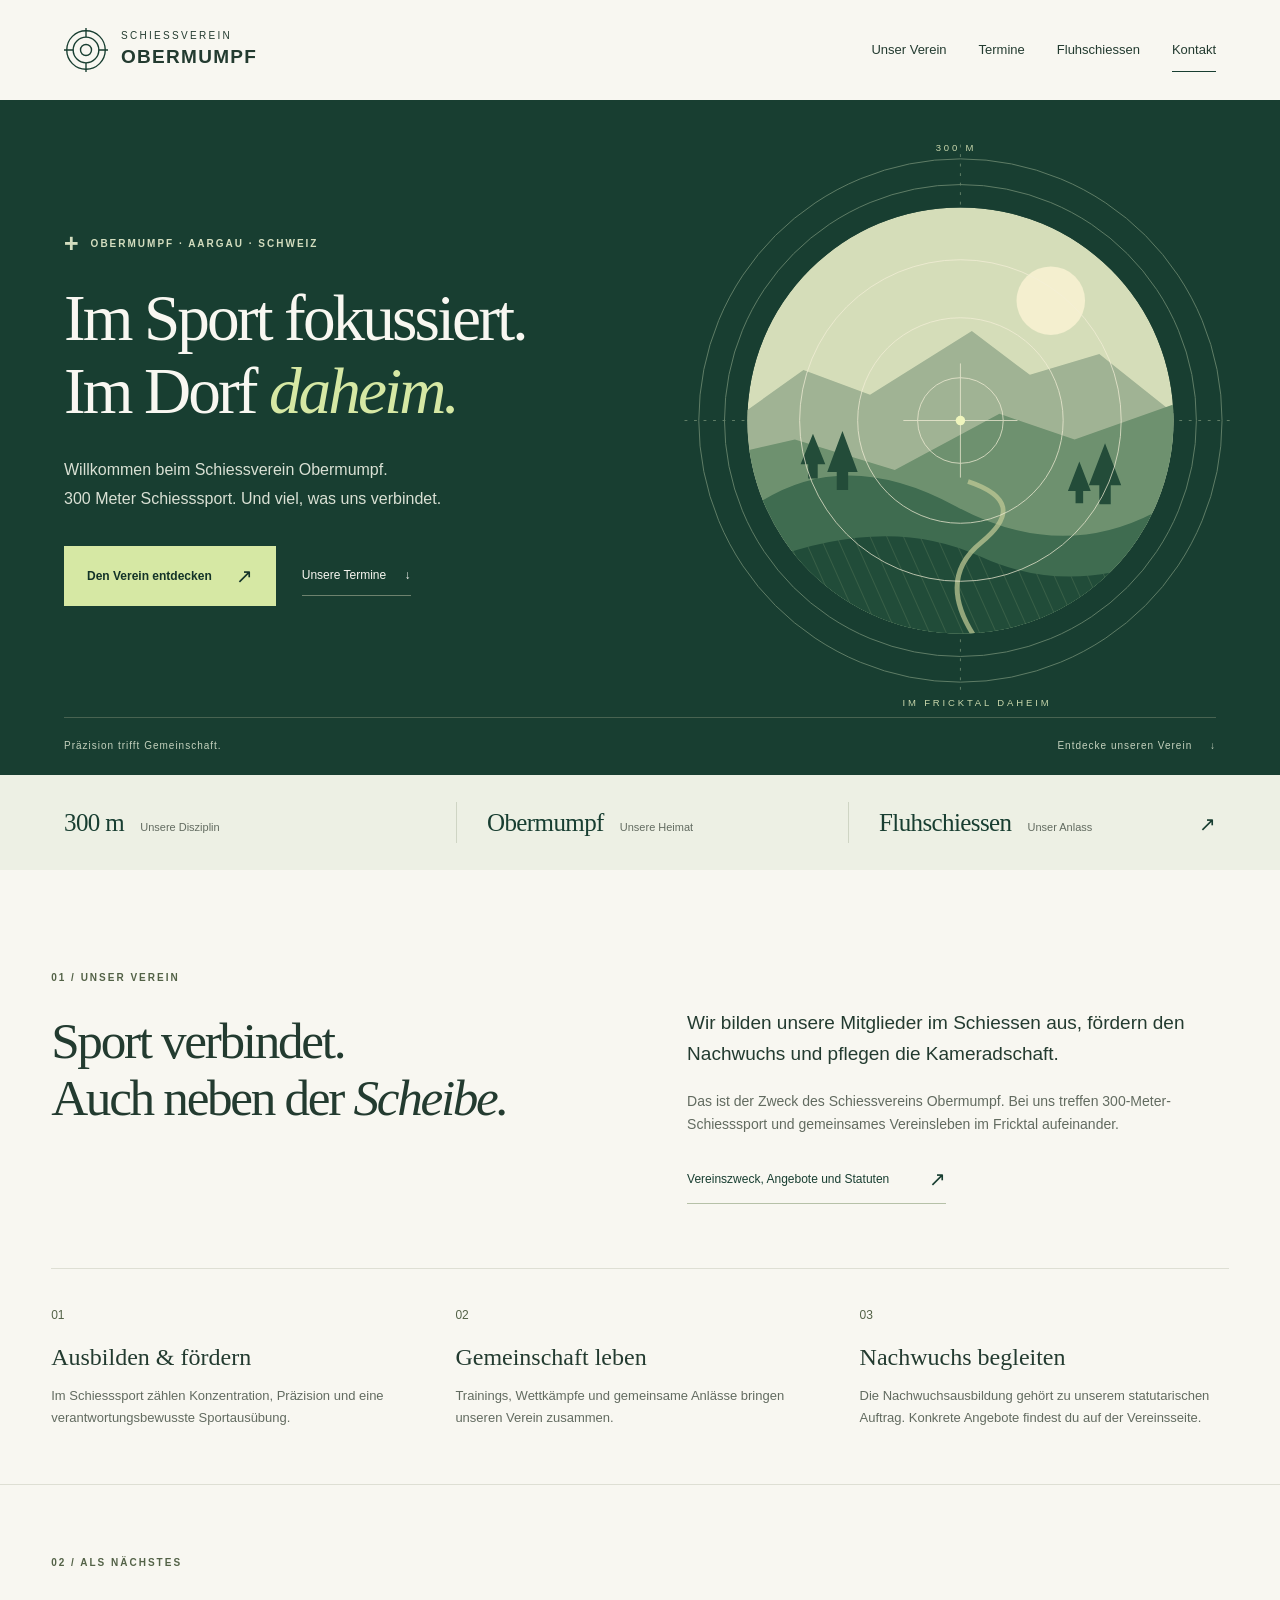
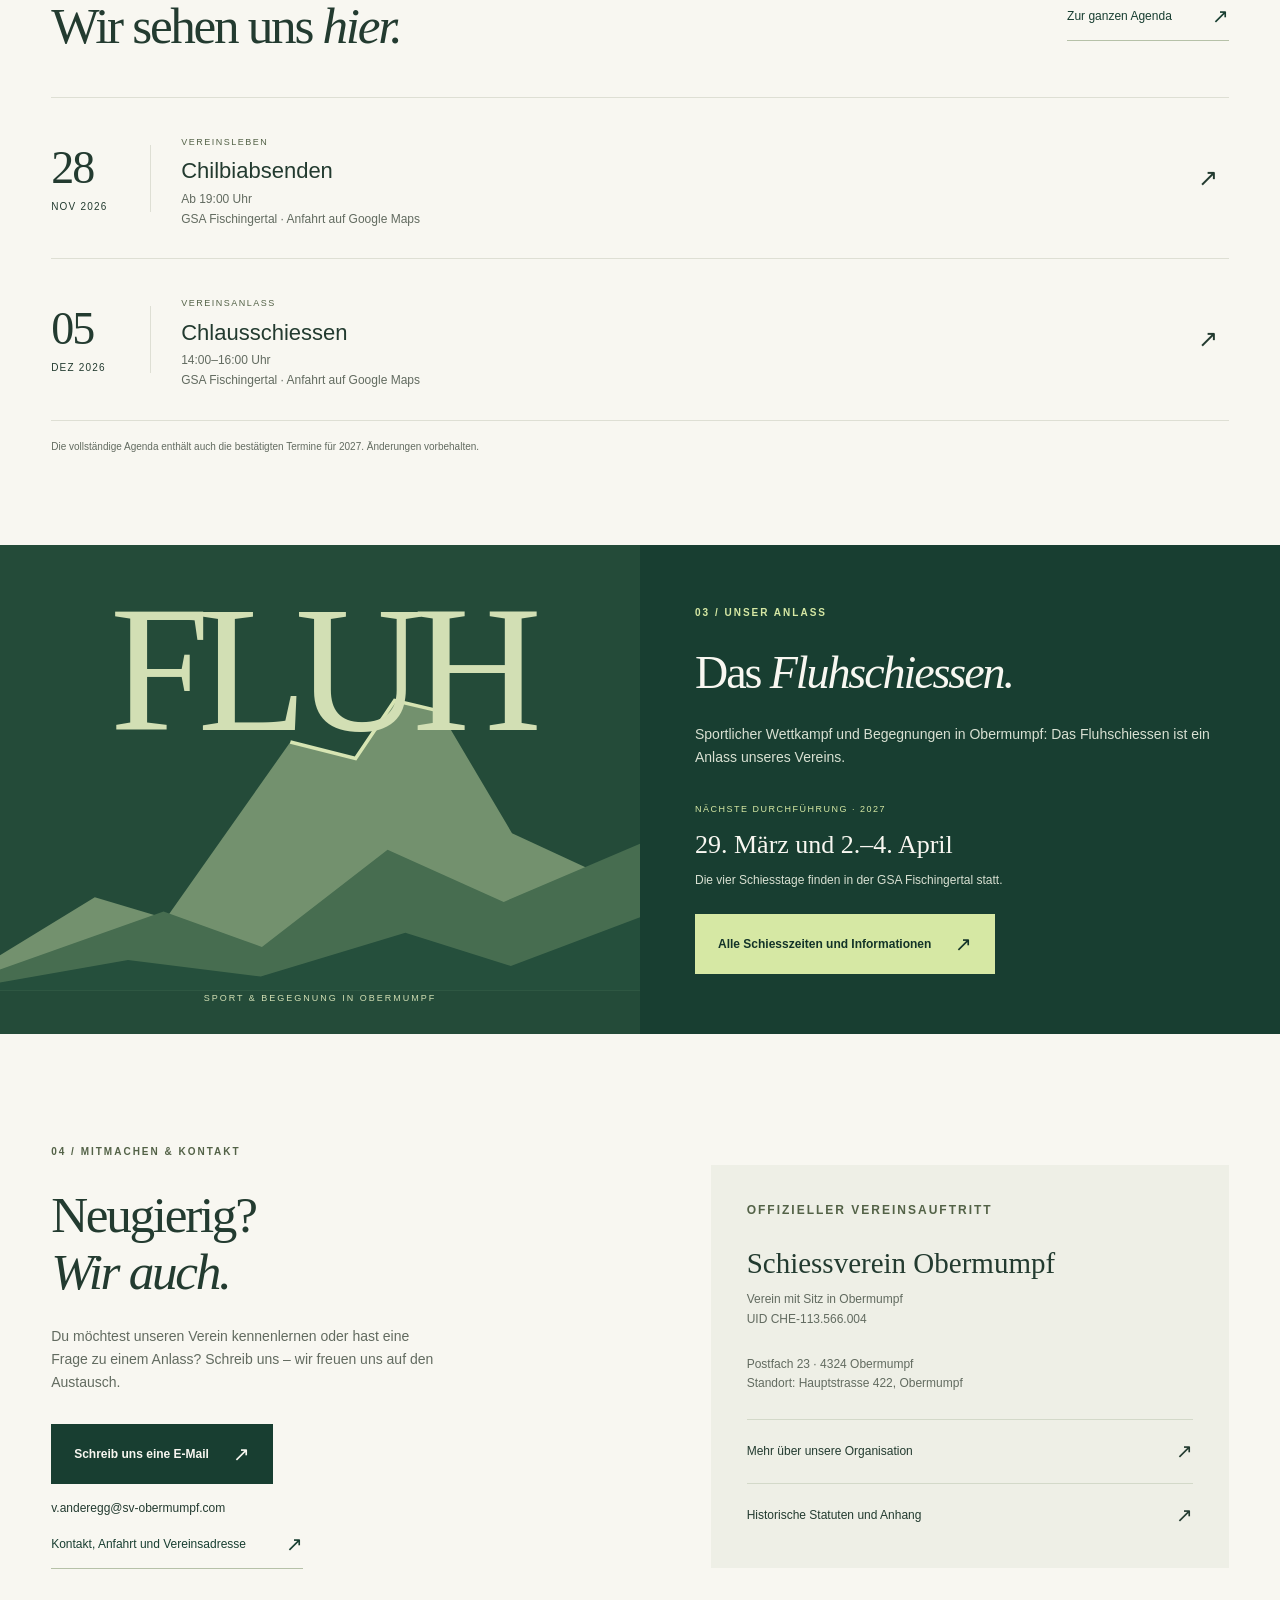
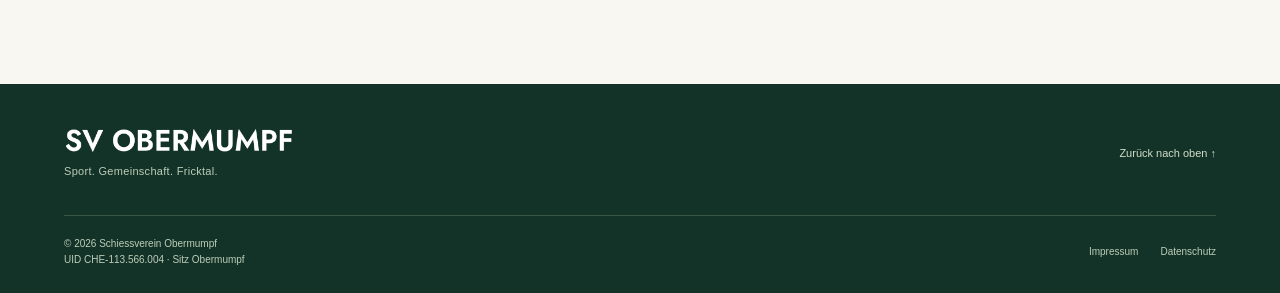
<file: public/index.html>
<!doctype html>
<html lang="de-CH">
<head>
  <meta charset="utf-8">
  <meta name="viewport" content="width=device-width, initial-scale=1">
  <meta name="theme-color" content="#183e31">
  <title>Sport. Gemeinschaft. Fricktal. · Schiessverein Obermumpf</title>
  <meta name="description" content="Der offizielle Webauftritt des Schiessvereins Obermumpf: 300-Meter-Schiesssport, Vereinsleben, Termine und Fluhschiessen.">
  <link rel="canonical" href="https://www.sv-obermumpf.com/">
  <link rel="icon" href="./favicon.svg" type="image/svg+xml">
  <link rel="stylesheet" href="./styles.css">
  <script src="./script.js" defer></script>
</head>
<body id="seitenanfang">
  <a class="skip-link" href="#inhalt">Zum Inhalt springen</a>
  <header class="site-header">
    <a class="brand" href="./index.html" aria-label="Schiessverein Obermumpf – Startseite">
      <svg class="brand-mark" viewBox="0 0 48 48" aria-hidden="true"><circle cx="24" cy="24" r="21"/><circle cx="24" cy="24" r="14"/><circle cx="24" cy="24" r="6"/><path d="M24 0v10m0 28v10M0 24h10m28 0h10"/></svg>
      <span>SCHIESSVEREIN <strong>OBERMUMPF</strong></span>
    </a>
    <button class="menu-toggle" type="button" aria-expanded="false" aria-controls="navigation" hidden>Menü <span aria-hidden="true">☰</span></button>
    <nav id="navigation" aria-label="Hauptnavigation"><a href="./verein.html">Unser Verein</a><a href="./termine.html">Termine</a><a href="./fluhschiessen.html">Fluhschiessen</a><a href="./kontakt.html" class="nav-contact">Kontakt</a></nav>
  </header>
  <main id="inhalt" tabindex="-1">
    <section class="hero" id="start" aria-labelledby="hero-title">
      <div class="hero-content">
        <p class="eyebrow"><span class="little-cross" aria-hidden="true">+</span> OBERMUMPF · AARGAU · SCHWEIZ</p>
        <h1 id="hero-title">Im Sport fokussiert.<br>Im Dorf <em>daheim.</em></h1>
        <p class="hero-intro">Willkommen beim Schiessverein Obermumpf.<br>300 Meter Schiesssport. Und viel, was uns verbindet.</p>
        <div class="hero-actions"><a class="button button-lime" href="./verein.html">Den Verein entdecken <span aria-hidden="true">↗</span></a><a class="quiet-link" href="./termine.html">Unsere Termine <span aria-hidden="true">↓</span></a></div>
      </div>
      <div class="hero-art" aria-hidden="true">
        <svg viewBox="0 0 600 610" xmlns="http://www.w3.org/2000/svg">
          <defs><clipPath id="landscape-clip"><circle cx="300" cy="298" r="224"/></clipPath><pattern id="field-lines" width="16" height="16" patternUnits="userSpaceOnUse" patternTransform="rotate(-24)"><path d="M0 0v16" stroke="#c4d397" stroke-width="1" opacity=".28"/></pattern></defs>
          <g fill="none" stroke="#638069" stroke-width="1"><circle cx="300" cy="298" r="275"/><circle cx="300" cy="298" r="248"/><path d="M300 8v580M10 298h580" stroke-dasharray="3 7"/></g>
          <g clip-path="url(#landscape-clip)"><circle cx="300" cy="298" r="224" fill="#d5ddb9"/><circle cx="395" cy="172" r="36" fill="#f4efcf"/><path d="M45 309 135 245 205 271 312 204 373 250 446 228 550 311V540H45Z" fill="#a0b394"/><path d="M30 340 126 318 231 350 341 291 420 318 566 266V550H30Z" fill="#6e916f"/><path d="M40 426Q148 308 295 388T575 343V550H40Z" fill="#3f6c50"/><path d="M17 482Q195 383 321 441T594 397V565H17Z" fill="#214c39"/><path d="M17 482Q195 383 321 441T594 397V565H17Z" fill="url(#field-lines)"/><g fill="#234c39"><path d="m132 344 13-32 13 32h-8v15h-10v-15zm28 8 16-43 16 43h-10v19h-12v-19zm275 14 17-44 17 44h-11v20h-12v-20zm-22 6 12-31 12 31h-8v13h-8v-13z"/></g><path d="M324 538Q270 468 322 426T308 362" fill="none" stroke="#c3cc98" stroke-width="5" opacity=".7"/></g>
          <g fill="none" stroke="#f5f0d9" opacity=".75"><circle cx="300" cy="298" r="169"/><circle cx="300" cy="298" r="108"/><circle cx="300" cy="298" r="45"/><path d="M300 238v120M240 298h120"/></g><circle cx="300" cy="298" r="5" fill="#eff5bd"/>
          <g fill="#c9d7ac" font-family="Arial,sans-serif" font-size="10" letter-spacing="3"><text x="274" y="15">300 M</text><text x="239" y="598">IM FRICKTAL DAHEIM</text></g>
        </svg>
      </div>
      <div class="hero-bottom"><span>Präzision trifft Gemeinschaft.</span><span>Entdecke unseren Verein <span aria-hidden="true">↓</span></span></div>
    </section>
    <div class="facts-strip" role="group" aria-label="Unser Verein auf einen Blick"><span><strong>300 m</strong> Unsere Disziplin</span><span><strong>Obermumpf</strong> Unsere Heimat</span><a href="./fluhschiessen.html"><strong>Fluhschiessen</strong> Unser Anlass <span aria-hidden="true">↗</span></a></div>
    <section class="section about" id="verein" aria-labelledby="about-title">
      <div><p class="eyebrow">01 / UNSER VEREIN</p><h2 id="about-title">Sport verbindet.<br>Auch neben der <em>Scheibe.</em></h2></div>
      <div class="about-copy"><p class="lead">Wir bilden unsere Mitglieder im Schiessen aus, fördern den Nachwuchs und pflegen die Kameradschaft.</p><p>Das ist der Zweck des Schiessvereins Obermumpf. Bei uns treffen 300-Meter-Schiesssport und gemeinsames Vereinsleben im Fricktal aufeinander.</p><a class="text-link" href="./verein.html">Vereinszweck, Angebote und Statuten <span aria-hidden="true">↗</span></a></div>
      <div class="club-details"><article><span class="detail-number">01</span><h3>Ausbilden &amp; fördern</h3><p>Im Schiesssport zählen Konzentration, Präzision und eine verantwortungsbewusste Sportausübung.</p></article><article><span class="detail-number">02</span><h3>Gemeinschaft leben</h3><p>Trainings, Wettkämpfe und gemeinsame Anlässe bringen unseren Verein zusammen.</p></article><article><span class="detail-number">03</span><h3>Nachwuchs begleiten</h3><p>Die Nachwuchsausbildung gehört zu unserem statutarischen Auftrag. Konkrete Angebote findest du auf der Vereinsseite.</p></article></div>
    </section>
    <section class="section dates-section" id="termine" aria-labelledby="dates-title">
      <div class="section-heading"><div><p class="eyebrow">02 / ALS NÄCHSTES</p><h2 id="dates-title">Wir sehen uns <em>hier.</em></h2></div><a class="text-link" href="./termine.html">Zur ganzen Agenda <span aria-hidden="true">↗</span></a></div>
      <div class="event-list"><a class="event" href="https://maps.app.goo.gl/QpeW9EoGUyx5RUZx9"><time datetime="2026-11-28"><strong>28</strong><span>NOV 2026</span></time><div><span class="event-type">VEREINSLEBEN</span><h3>Chilbiabsenden</h3><p>Ab 19:00 Uhr</p><p>GSA Fischingertal · Anfahrt auf Google Maps</p></div><span class="event-arrow" aria-hidden="true">↗</span></a><a class="event" href="https://maps.app.goo.gl/QpeW9EoGUyx5RUZx9"><time datetime="2026-12-05"><strong>05</strong><span>DEZ 2026</span></time><div><span class="event-type">VEREINSANLASS</span><h3>Chlausschiessen</h3><p>14:00–16:00 Uhr</p><p>GSA Fischingertal · Anfahrt auf Google Maps</p></div><span class="event-arrow" aria-hidden="true">↗</span></a></div>
      <p class="source-note">Die vollständige Agenda enthält auch die bestätigten Termine für 2027. Änderungen vorbehalten.</p>
    </section>
    <section class="fluh-section" id="fluhschiessen" aria-labelledby="fluh-title">
      <div class="fluh-graphic" aria-hidden="true"><span class="fluh-word">FLUH</span><svg viewBox="0 0 540 340"><path d="M0 310 80 261 140 279 245 130 300 144 333 95 371 104 432 207 540 257V340H0Z" fill="#73916e"/><path d="m0 322 138-49 83 30 106-82 98 44 115-49v124H0Z" fill="#476d50"/><path d="m0 333 108-19 112 14 122-37 89 28 109-41v62H0Z" fill="#254f3c"/><path d="m245 130 55 14 33-49 38 9" fill="none" stroke="#d7e5b3" stroke-width="3"/></svg><span class="graphic-caption">SPORT & BEGEGNUNG IN OBERMUMPF</span></div>
      <div class="fluh-content"><p class="eyebrow">03 / UNSER ANLASS</p><h2 id="fluh-title">Das <em>Fluhschiessen.</em></h2><p>Sportlicher Wettkampf und Begegnungen in Obermumpf: Das Fluhschiessen ist ein Anlass unseres Vereins.</p><div class="fluh-retrospective"><span class="event-type">NÄCHSTE DURCHFÜHRUNG · 2027</span><h3>29. März und 2.–4. April</h3><p>Die vier Schiesstage finden in der GSA Fischingertal statt.</p></div><a class="button button-lime" href="./fluhschiessen.html">Alle Schiesszeiten und Informationen <span aria-hidden="true">↗</span></a></div>
    </section>
    <section class="section contact-section" id="kontakt" aria-labelledby="contact-title">
      <div><p class="eyebrow">04 / MITMACHEN &amp; KONTAKT</p><h2 id="contact-title">Neugierig?<br><em>Wir auch.</em></h2><p class="contact-intro">Du möchtest unseren Verein kennenlernen oder hast eine Frage zu einem Anlass? Schreib uns – wir freuen uns auf den Austausch.</p><a class="button button-green" href="mailto:v.anderegg@sv-obermumpf.com">Schreib uns eine E-Mail <span aria-hidden="true">↗</span></a><p class="contact-email"><a href="mailto:v.anderegg@sv-obermumpf.com">v.anderegg@sv-obermumpf.com</a></p><p><a class="text-link" href="./kontakt.html">Kontakt, Anfahrt und Vereinsadresse <span aria-hidden="true">↗</span></a></p></div>
      <aside class="link-panel"><p class="eyebrow">OFFIZIELLER VEREINSAUFTRITT</p><h3>Schiessverein Obermumpf</h3><p>Verein mit Sitz in Obermumpf<br>UID CHE-113.566.004</p><p>Postfach 23 · 4324 Obermumpf<br>Standort: Hauptstrasse 422, Obermumpf</p><a href="./verein.html#organisation">Mehr über unsere Organisation <span aria-hidden="true">↗</span></a><a href="./verein.html#statuten">Historische Statuten und Anhang <span aria-hidden="true">↗</span></a></aside>
    </section>
  </main>
  <footer class="site-footer">
    <div><a class="footer-brand" href="./index.html"><img src="./assets/vereinslogo.png" alt="SV Obermumpf" width="1600" height="200" loading="lazy"><span>Sport. Gemeinschaft. Fricktal.</span></a><a class="back-top" href="#seitenanfang">Zurück nach oben ↑</a></div>
    <div class="footer-bottom"><span>© <span id="copyright-year">2026</span> Schiessverein Obermumpf<br><a href="./verein.html#organisation">UID CHE-113.566.004 · Sitz Obermumpf</a></span><span class="footer-legal"><a href="./impressum.html">Impressum</a><a href="./datenschutz.html">Datenschutz</a></span></div>
  </footer>
</body>
</html>
</file>
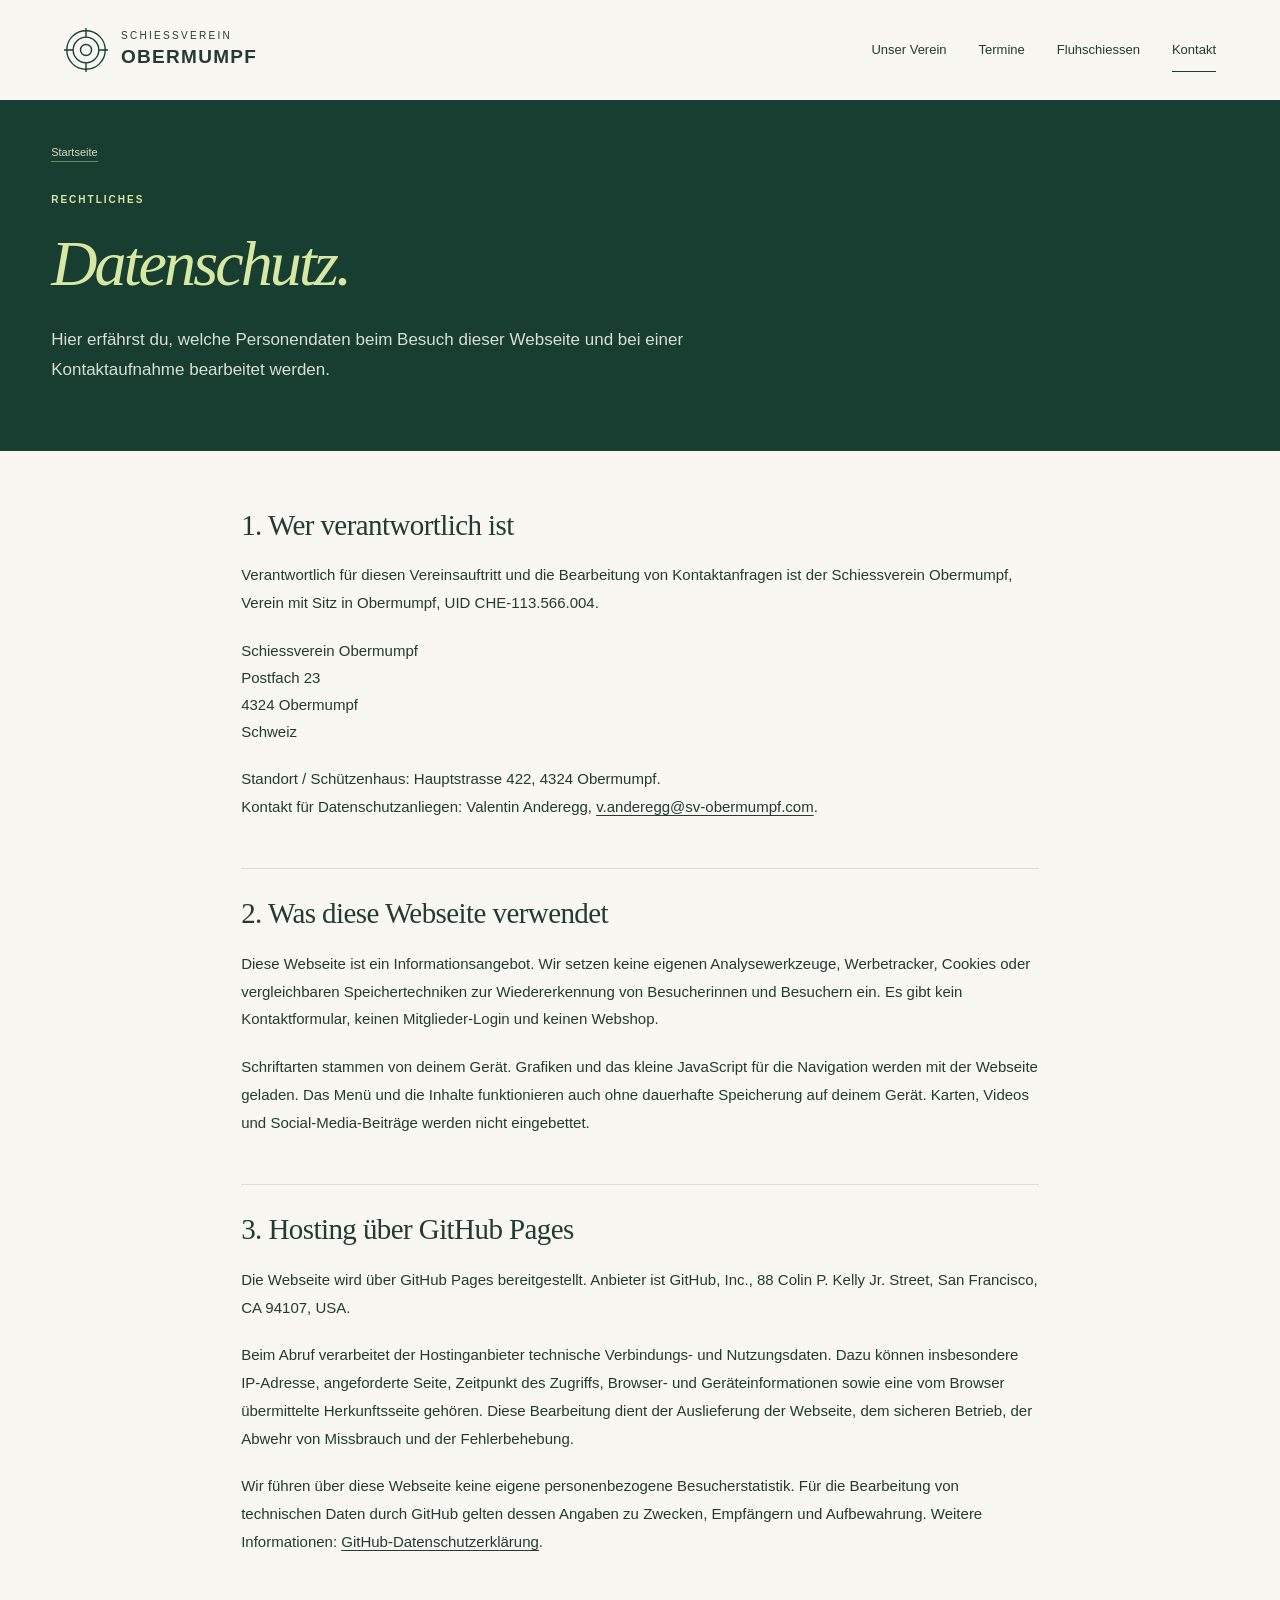
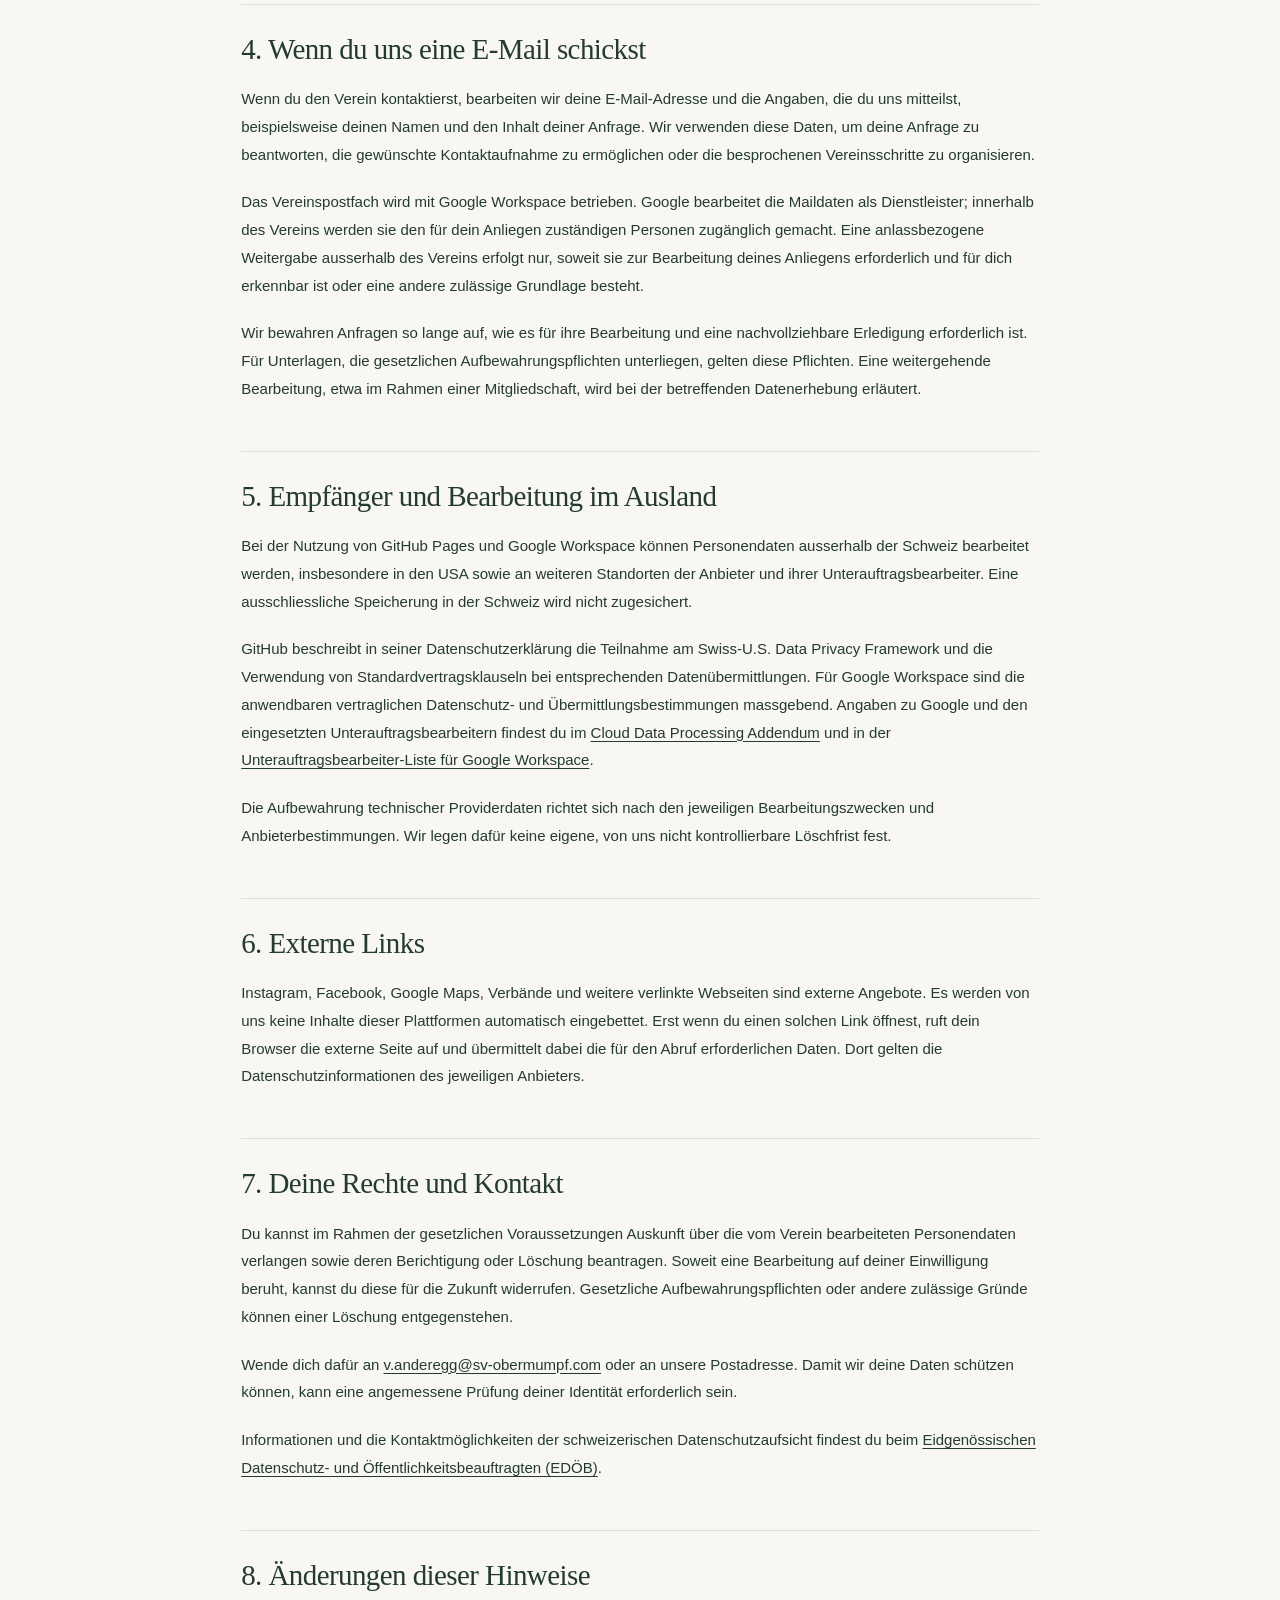
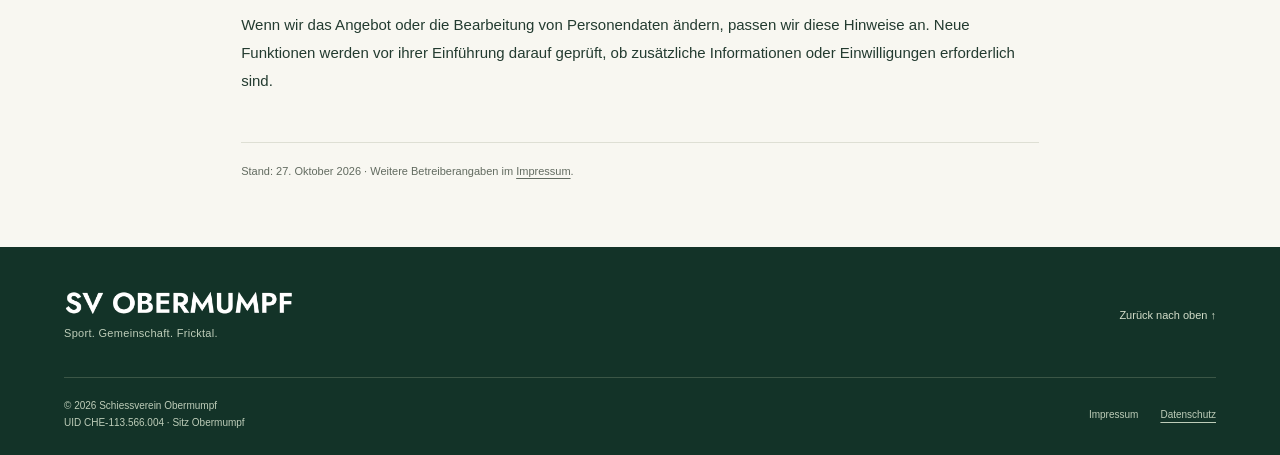
<file: public/datenschutz.html>
<!doctype html>
<html lang="de-CH">
<head>
  <meta charset="utf-8">
  <meta name="viewport" content="width=device-width, initial-scale=1">
  <meta name="theme-color" content="#183e31">
  <title>Datenschutz · Schiessverein Obermumpf</title>
  <meta name="description" content="Datenschutzhinweise des Schiessvereins Obermumpf: GitHub-Pages-Hosting, E-Mail-Kontakt über Google Workspace, externe Links und deine Rechte.">
  <link rel="canonical" href="https://www.sv-obermumpf.com/datenschutz.html">
  <link rel="icon" href="./favicon.svg" type="image/svg+xml">
  <link rel="stylesheet" href="./styles.css">
  <script src="./script.js" defer></script>
</head>
<body id="seitenanfang">
  <a class="skip-link" href="#inhalt">Zum Inhalt springen</a>
  <header class="site-header">
    <a class="brand" href="./index.html" aria-label="Schiessverein Obermumpf – Startseite">
      <svg class="brand-mark" viewBox="0 0 48 48" aria-hidden="true"><circle cx="24" cy="24" r="21"/><circle cx="24" cy="24" r="14"/><circle cx="24" cy="24" r="6"/><path d="M24 0v10m0 28v10M0 24h10m28 0h10"/></svg>
      <span>SCHIESSVEREIN <strong>OBERMUMPF</strong></span>
    </a>
    <button class="menu-toggle" type="button" aria-expanded="false" aria-controls="navigation" hidden>Menü <span aria-hidden="true">☰</span></button>
    <nav id="navigation" aria-label="Hauptnavigation"><a href="./verein.html">Unser Verein</a><a href="./termine.html">Termine</a><a href="./fluhschiessen.html">Fluhschiessen</a><a href="./kontakt.html" class="nav-contact">Kontakt</a></nav>
  </header>
  <main id="inhalt" tabindex="-1">
<section class="page-intro" aria-labelledby="page-title"><div class="page-intro-inner">
      <a class="breadcrumb" href="./index.html">Startseite</a><p class="eyebrow">RECHTLICHES</p>
      <h1 id="page-title"><em>Datenschutz.</em></h1><p class="page-lead">Hier erfährst du, welche Personendaten beim Besuch dieser Webseite und bei einer Kontaktaufnahme bearbeitet werden.</p>
    </div></section>
    <div class="section legal-content">
      <section><h2>1. Wer verantwortlich ist</h2><p>Verantwortlich für diesen Vereinsauftritt und die Bearbeitung von Kontaktanfragen ist der Schiessverein Obermumpf, Verein mit Sitz in Obermumpf, UID CHE-113.566.004.</p><address>Schiessverein Obermumpf<br>Postfach 23<br>4324 Obermumpf<br>Schweiz</address><p>Standort / Schützenhaus: Hauptstrasse 422, 4324 Obermumpf.<br>Kontakt für Datenschutzanliegen: Valentin Anderegg, <a href="mailto:v.anderegg@sv-obermumpf.com?subject=Datenschutzanfrage">v.anderegg@sv-obermumpf.com</a>.</p></section>
      <section><h2>2. Was diese Webseite verwendet</h2><p>Diese Webseite ist ein Informationsangebot. Wir setzen keine eigenen Analysewerkzeuge, Werbetracker, Cookies oder vergleichbaren Speichertechniken zur Wiedererkennung von Besucherinnen und Besuchern ein. Es gibt kein Kontaktformular, keinen Mitglieder-Login und keinen Webshop.</p><p>Schriftarten stammen von deinem Gerät. Grafiken und das kleine JavaScript für die Navigation werden mit der Webseite geladen. Das Menü und die Inhalte funktionieren auch ohne dauerhafte Speicherung auf deinem Gerät. Karten, Videos und Social-Media-Beiträge werden nicht eingebettet.</p></section>
      <section><h2>3. Hosting über GitHub Pages</h2><p>Die Webseite wird über GitHub Pages bereitgestellt. Anbieter ist GitHub, Inc., 88 Colin P. Kelly Jr. Street, San Francisco, CA 94107, USA.</p><p>Beim Abruf verarbeitet der Hostinganbieter technische Verbindungs- und Nutzungsdaten. Dazu können insbesondere IP-Adresse, angeforderte Seite, Zeitpunkt des Zugriffs, Browser- und Geräteinformationen sowie eine vom Browser übermittelte Herkunftsseite gehören. Diese Bearbeitung dient der Auslieferung der Webseite, dem sicheren Betrieb, der Abwehr von Missbrauch und der Fehlerbehebung.</p><p>Wir führen über diese Webseite keine eigene personenbezogene Besucherstatistik. Für die Bearbeitung von technischen Daten durch GitHub gelten dessen Angaben zu Zwecken, Empfängern und Aufbewahrung. Weitere Informationen: <a href="https://docs.github.com/en/site-policy/privacy-policies/github-general-privacy-statement">GitHub-Datenschutzerklärung</a>.</p></section>
      <section><h2>4. Wenn du uns eine E-Mail schickst</h2><p>Wenn du den Verein kontaktierst, bearbeiten wir deine E-Mail-Adresse und die Angaben, die du uns mitteilst, beispielsweise deinen Namen und den Inhalt deiner Anfrage. Wir verwenden diese Daten, um deine Anfrage zu beantworten, die gewünschte Kontaktaufnahme zu ermöglichen oder die besprochenen Vereinsschritte zu organisieren.</p><p>Das Vereinspostfach wird mit Google Workspace betrieben. Google bearbeitet die Maildaten als Dienstleister; innerhalb des Vereins werden sie den für dein Anliegen zuständigen Personen zugänglich gemacht. Eine anlassbezogene Weitergabe ausserhalb des Vereins erfolgt nur, soweit sie zur Bearbeitung deines Anliegens erforderlich und für dich erkennbar ist oder eine andere zulässige Grundlage besteht.</p><p>Wir bewahren Anfragen so lange auf, wie es für ihre Bearbeitung und eine nachvollziehbare Erledigung erforderlich ist. Für Unterlagen, die gesetzlichen Aufbewahrungspflichten unterliegen, gelten diese Pflichten. Eine weitergehende Bearbeitung, etwa im Rahmen einer Mitgliedschaft, wird bei der betreffenden Datenerhebung erläutert.</p></section>
      <section><h2>5. Empfänger und Bearbeitung im Ausland</h2><p>Bei der Nutzung von GitHub Pages und Google Workspace können Personendaten ausserhalb der Schweiz bearbeitet werden, insbesondere in den USA sowie an weiteren Standorten der Anbieter und ihrer Unterauftragsbearbeiter. Eine ausschliessliche Speicherung in der Schweiz wird nicht zugesichert.</p><p>GitHub beschreibt in seiner Datenschutzerklärung die Teilnahme am Swiss-U.S. Data Privacy Framework und die Verwendung von Standardvertragsklauseln bei entsprechenden Datenübermittlungen. Für Google Workspace sind die anwendbaren vertraglichen Datenschutz- und Übermittlungsbestimmungen massgebend. Angaben zu Google und den eingesetzten Unterauftragsbearbeitern findest du im <a href="https://cloud.google.com/terms/data-processing-addendum/">Cloud Data Processing Addendum</a> und in der <a href="https://workspace.google.com/terms/subprocessors.html">Unterauftragsbearbeiter-Liste für Google Workspace</a>.</p><p>Die Aufbewahrung technischer Providerdaten richtet sich nach den jeweiligen Bearbeitungszwecken und Anbieterbestimmungen. Wir legen dafür keine eigene, von uns nicht kontrollierbare Löschfrist fest.</p></section>
      <section><h2>6. Externe Links</h2><p>Instagram, Facebook, Google Maps, Verbände und weitere verlinkte Webseiten sind externe Angebote. Es werden von uns keine Inhalte dieser Plattformen automatisch eingebettet. Erst wenn du einen solchen Link öffnest, ruft dein Browser die externe Seite auf und übermittelt dabei die für den Abruf erforderlichen Daten. Dort gelten die Datenschutzinformationen des jeweiligen Anbieters.</p></section>
      <section><h2>7. Deine Rechte und Kontakt</h2><p>Du kannst im Rahmen der gesetzlichen Voraussetzungen Auskunft über die vom Verein bearbeiteten Personendaten verlangen sowie deren Berichtigung oder Löschung beantragen. Soweit eine Bearbeitung auf deiner Einwilligung beruht, kannst du diese für die Zukunft widerrufen. Gesetzliche Aufbewahrungspflichten oder andere zulässige Gründe können einer Löschung entgegenstehen.</p><p>Wende dich dafür an <a href="mailto:v.anderegg@sv-obermumpf.com?subject=Datenschutzanfrage">v.anderegg@sv-obermumpf.com</a> oder an unsere Postadresse. Damit wir deine Daten schützen können, kann eine angemessene Prüfung deiner Identität erforderlich sein.</p><p>Informationen und die Kontaktmöglichkeiten der schweizerischen Datenschutzaufsicht findest du beim <a href="https://www.edoeb.admin.ch/">Eidgenössischen Datenschutz- und Öffentlichkeitsbeauftragten (EDÖB)</a>.</p></section>
      <section><h2>8. Änderungen dieser Hinweise</h2><p>Wenn wir das Angebot oder die Bearbeitung von Personendaten ändern, passen wir diese Hinweise an. Neue Funktionen werden vor ihrer Einführung darauf geprüft, ob zusätzliche Informationen oder Einwilligungen erforderlich sind.</p></section>
      <p class="source-note">Stand: 27. Oktober 2026 · Weitere Betreiberangaben im <a href="./impressum.html">Impressum</a>.</p>
    </div>
  </main>
  <footer class="site-footer">
    <div><a class="footer-brand" href="./index.html"><img src="./assets/vereinslogo.png" alt="SV Obermumpf" width="1600" height="200" loading="lazy"><span>Sport. Gemeinschaft. Fricktal.</span></a><a class="back-top" href="#seitenanfang">Zurück nach oben ↑</a></div>
    <div class="footer-bottom"><span>© <span id="copyright-year">2026</span> Schiessverein Obermumpf<br><a href="./verein.html#organisation">UID CHE-113.566.004 · Sitz Obermumpf</a></span><span class="footer-legal"><a href="./impressum.html">Impressum</a><a href="./datenschutz.html" aria-current="page">Datenschutz</a></span></div>
  </footer>
</body>
</html>
</file>
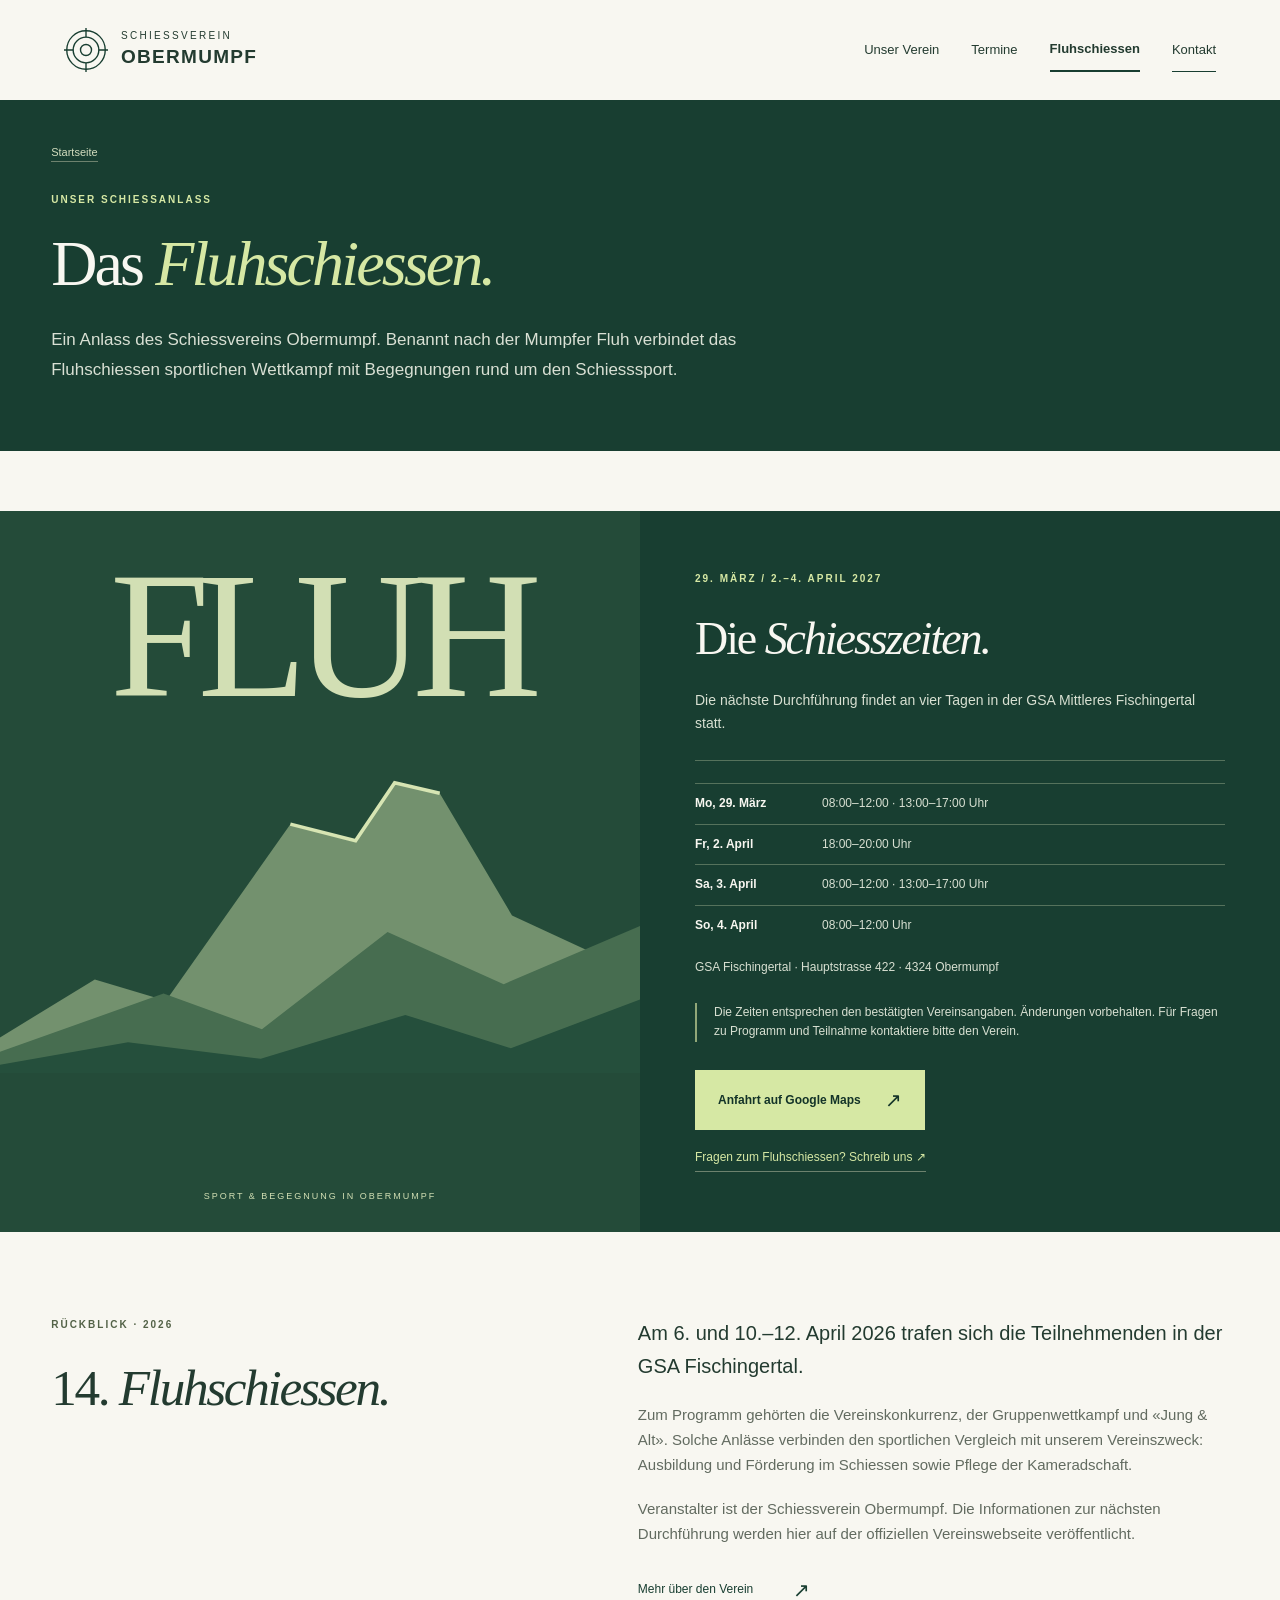
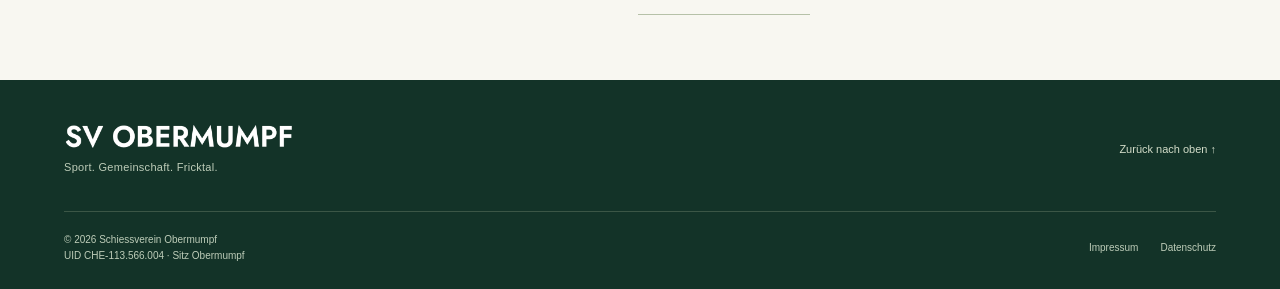
<file: public/fluhschiessen.html>
<!doctype html>
<html lang="de-CH">
<head>
  <meta charset="utf-8">
  <meta name="viewport" content="width=device-width, initial-scale=1">
  <meta name="theme-color" content="#183e31">
  <title>Fluhschiessen 2027 · Schiessverein Obermumpf</title>
  <meta name="description" content="Fluhschiessen des SV Obermumpf: 29. März und 2.–4. April 2027. Alle bestätigten Schiesszeiten, Standort und Kontakt zum Vereinsanlass.">
  <link rel="canonical" href="https://www.sv-obermumpf.com/fluhschiessen.html">
  <link rel="icon" href="./favicon.svg" type="image/svg+xml">
  <link rel="stylesheet" href="./styles.css">
  <script src="./script.js" defer></script>
</head>
<body id="seitenanfang">
  <a class="skip-link" href="#inhalt">Zum Inhalt springen</a>
  <header class="site-header">
    <a class="brand" href="./index.html" aria-label="Schiessverein Obermumpf – Startseite">
      <svg class="brand-mark" viewBox="0 0 48 48" aria-hidden="true"><circle cx="24" cy="24" r="21"/><circle cx="24" cy="24" r="14"/><circle cx="24" cy="24" r="6"/><path d="M24 0v10m0 28v10M0 24h10m28 0h10"/></svg>
      <span>SCHIESSVEREIN <strong>OBERMUMPF</strong></span>
    </a>
    <button class="menu-toggle" type="button" aria-expanded="false" aria-controls="navigation" hidden>Menü <span aria-hidden="true">☰</span></button>
    <nav id="navigation" aria-label="Hauptnavigation"><a href="./verein.html">Unser Verein</a><a href="./termine.html">Termine</a><a href="./fluhschiessen.html" aria-current="page">Fluhschiessen</a><a href="./kontakt.html" class="nav-contact">Kontakt</a></nav>
  </header>
  <main id="inhalt" tabindex="-1">
<section class="page-intro" aria-labelledby="page-title"><div class="page-intro-inner">
      <a class="breadcrumb" href="./index.html">Startseite</a><p class="eyebrow">UNSER SCHIESSANLASS</p>
      <h1 id="page-title">Das <em>Fluhschiessen.</em></h1><p class="page-lead">Ein Anlass des Schiessvereins Obermumpf. Benannt nach der Mumpfer Fluh verbindet das Fluhschiessen sportlichen Wettkampf mit Begegnungen rund um den Schiesssport.</p>
    </div></section>
    <section class="fluh-section standalone-fluh" aria-labelledby="times-title">
      <div class="fluh-graphic" aria-hidden="true"><span class="fluh-word">FLUH</span><svg viewBox="0 0 540 340"><path d="M0 310 80 261 140 279 245 130 300 144 333 95 371 104 432 207 540 257V340H0Z" fill="#73916e"/><path d="m0 322 138-49 83 30 106-82 98 44 115-49v124H0Z" fill="#476d50"/><path d="m0 333 108-19 112 14 122-37 89 28 109-41v62H0Z" fill="#254f3c"/><path d="m245 130 55 14 33-49 38 9" fill="none" stroke="#d7e5b3" stroke-width="3"/></svg><span class="graphic-caption">SPORT & BEGEGNUNG IN OBERMUMPF</span></div>
      <div class="fluh-content"><p class="eyebrow">29. MÄRZ / 2.–4. APRIL 2027</p><h2 id="times-title">Die <em>Schiesszeiten.</em></h2><p>Die nächste Durchführung findet an vier Tagen in der GSA Mittleres Fischingertal statt.</p><div class="fluh-schedule"><dl>
        <div><dt><time datetime="2027-03-29">Mo, 29. März</time></dt><dd>08:00–12:00 · 13:00–17:00 Uhr</dd></div>
        <div><dt><time datetime="2027-04-02">Fr, 2. April</time></dt><dd>18:00–20:00 Uhr</dd></div>
        <div><dt><time datetime="2027-04-03">Sa, 3. April</time></dt><dd>08:00–12:00 · 13:00–17:00 Uhr</dd></div>
        <div><dt><time datetime="2027-04-04">So, 4. April</time></dt><dd>08:00–12:00 Uhr</dd></div>
      </dl><p>GSA Fischingertal · Hauptstrasse 422 · 4324 Obermumpf</p></div><p class="fluh-note">Die Zeiten entsprechen den bestätigten Vereinsangaben. Änderungen vorbehalten. Für Fragen zu Programm und Teilnahme kontaktiere bitte den Verein.</p><a class="button button-lime" href="https://maps.app.goo.gl/QpeW9EoGUyx5RUZx9">Anfahrt auf Google Maps <span aria-hidden="true">↗</span></a><a class="fluh-contact" href="mailto:v.anderegg@sv-obermumpf.com?subject=Anfrage%20Fluhschiessen%202027">Fragen zum Fluhschiessen? Schreib uns <span aria-hidden="true">↗</span></a></div>
    </section>
    <section class="section content-section" id="rueckblick" aria-labelledby="retrospective-title"><div class="split-content"><div><p class="eyebrow">RÜCKBLICK · 2026</p><h2 id="retrospective-title">14. <em>Fluhschiessen.</em></h2></div><div class="prose"><p class="lead">Am 6. und 10.–12. April 2026 trafen sich die Teilnehmenden in der GSA Fischingertal.</p><p>Zum Programm gehörten die Vereinskonkurrenz, der Gruppenwettkampf und «Jung &amp; Alt». Solche Anlässe verbinden den sportlichen Vergleich mit unserem Vereinszweck: Ausbildung und Förderung im Schiessen sowie Pflege der Kameradschaft.</p><p>Veranstalter ist der Schiessverein Obermumpf. Die Informationen zur nächsten Durchführung werden hier auf der offiziellen Vereinswebseite veröffentlicht.</p><a class="text-link" href="./verein.html">Mehr über den Verein <span aria-hidden="true">↗</span></a></div></div></section>
  </main>
  <footer class="site-footer">
    <div><a class="footer-brand" href="./index.html"><img src="./assets/vereinslogo.png" alt="SV Obermumpf" width="1600" height="200" loading="lazy"><span>Sport. Gemeinschaft. Fricktal.</span></a><a class="back-top" href="#seitenanfang">Zurück nach oben ↑</a></div>
    <div class="footer-bottom"><span>© <span id="copyright-year">2026</span> Schiessverein Obermumpf<br><a href="./verein.html#organisation">UID CHE-113.566.004 · Sitz Obermumpf</a></span><span class="footer-legal"><a href="./impressum.html">Impressum</a><a href="./datenschutz.html">Datenschutz</a></span></div>
  </footer>
</body>
</html>
</file>
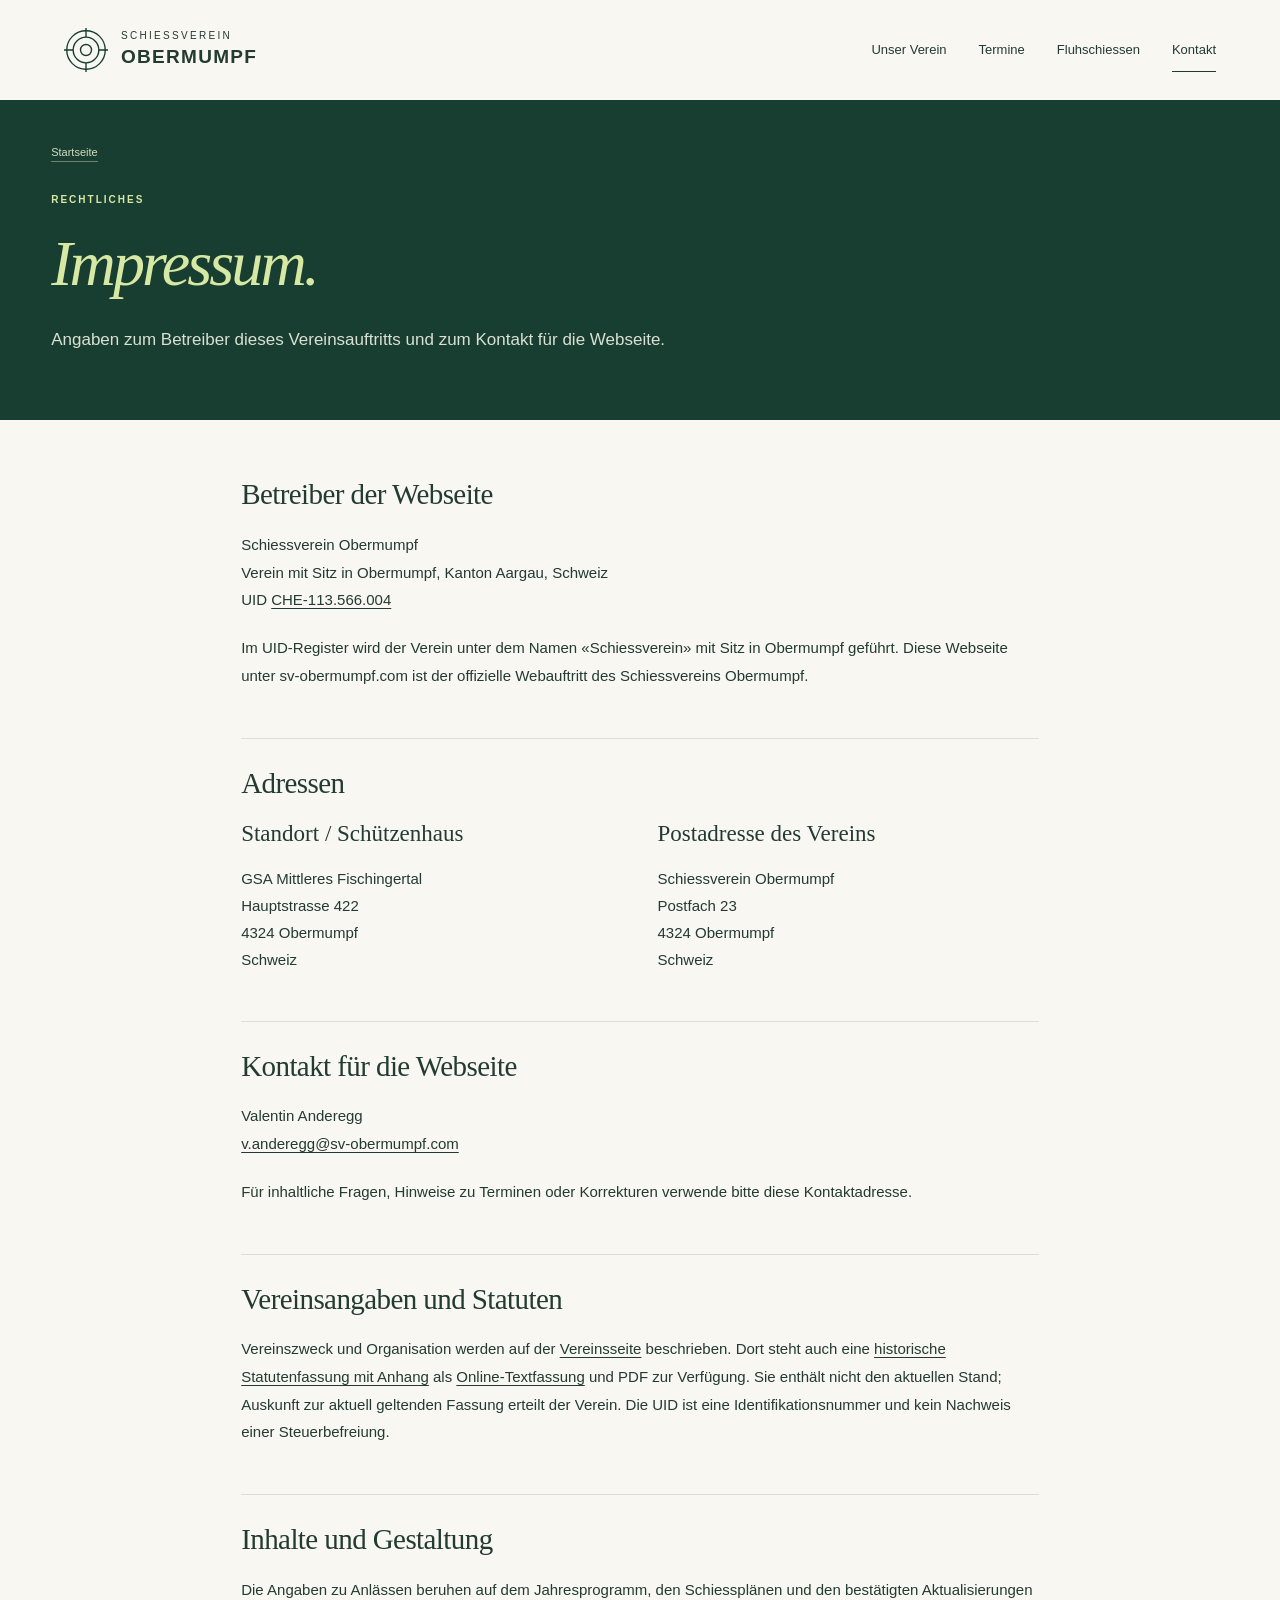
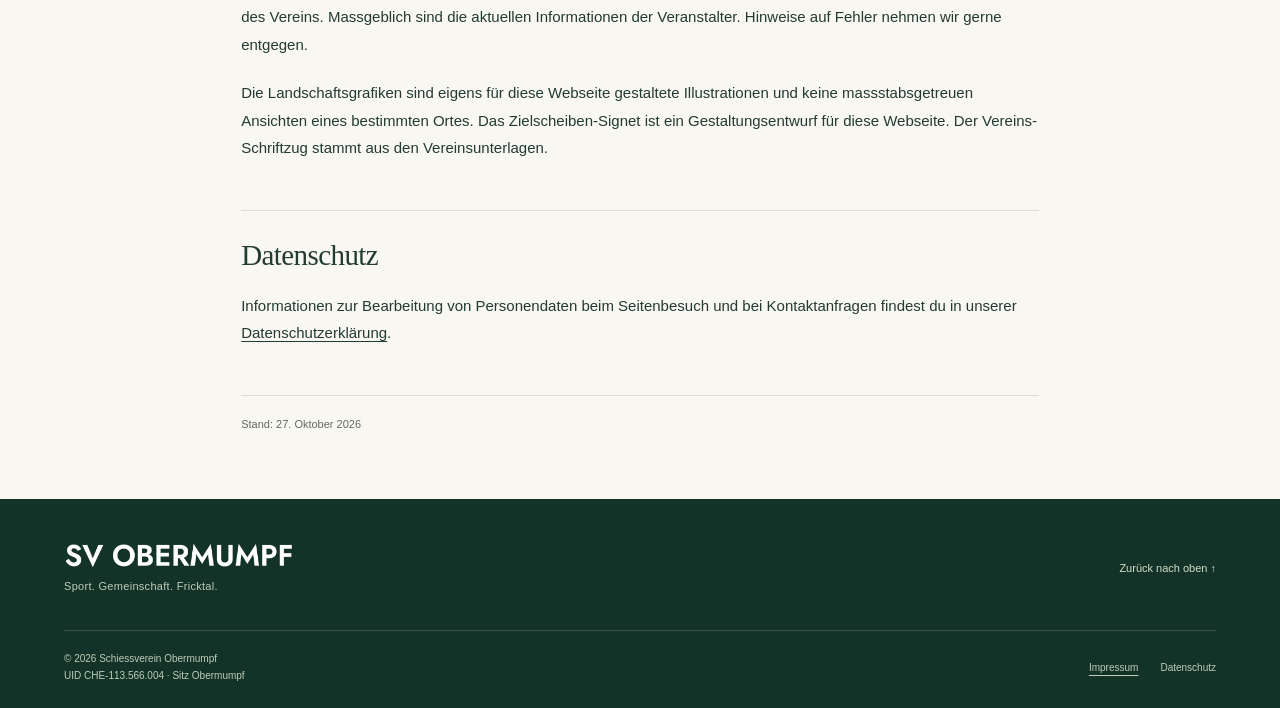
<file: public/impressum.html>
<!doctype html>
<html lang="de-CH">
<head>
  <meta charset="utf-8">
  <meta name="viewport" content="width=device-width, initial-scale=1">
  <meta name="theme-color" content="#183e31">
  <title>Impressum · Schiessverein Obermumpf</title>
  <meta name="description" content="Betreiber und Kontakt der offiziellen Webseite des Schiessvereins Obermumpf. Vereinsadresse, UID CHE-113.566.004 und Hinweise zu den Inhalten.">
  <link rel="canonical" href="https://www.sv-obermumpf.com/impressum.html">
  <link rel="icon" href="./favicon.svg" type="image/svg+xml">
  <link rel="stylesheet" href="./styles.css">
  <script src="./script.js" defer></script>
</head>
<body id="seitenanfang">
  <a class="skip-link" href="#inhalt">Zum Inhalt springen</a>
  <header class="site-header">
    <a class="brand" href="./index.html" aria-label="Schiessverein Obermumpf – Startseite">
      <svg class="brand-mark" viewBox="0 0 48 48" aria-hidden="true"><circle cx="24" cy="24" r="21"/><circle cx="24" cy="24" r="14"/><circle cx="24" cy="24" r="6"/><path d="M24 0v10m0 28v10M0 24h10m28 0h10"/></svg>
      <span>SCHIESSVEREIN <strong>OBERMUMPF</strong></span>
    </a>
    <button class="menu-toggle" type="button" aria-expanded="false" aria-controls="navigation" hidden>Menü <span aria-hidden="true">☰</span></button>
    <nav id="navigation" aria-label="Hauptnavigation"><a href="./verein.html">Unser Verein</a><a href="./termine.html">Termine</a><a href="./fluhschiessen.html">Fluhschiessen</a><a href="./kontakt.html" class="nav-contact">Kontakt</a></nav>
  </header>
  <main id="inhalt" tabindex="-1">
<section class="page-intro" aria-labelledby="page-title"><div class="page-intro-inner">
      <a class="breadcrumb" href="./index.html">Startseite</a><p class="eyebrow">RECHTLICHES</p>
      <h1 id="page-title"><em>Impressum.</em></h1><p class="page-lead">Angaben zum Betreiber dieses Vereinsauftritts und zum Kontakt für die Webseite.</p>
    </div></section>
    <div class="section legal-content">
      <section><h2>Betreiber der Webseite</h2><p>Schiessverein Obermumpf<br>Verein mit Sitz in Obermumpf, Kanton Aargau, Schweiz<br>UID <a href="https://www.uid.admin.ch/Detail.aspx?uid_id=CHE113566004">CHE-113.566.004</a></p><p>Im UID-Register wird der Verein unter dem Namen «Schiessverein» mit Sitz in Obermumpf geführt. Diese Webseite unter sv-obermumpf.com ist der offizielle Webauftritt des Schiessvereins Obermumpf.</p></section>
      <section><h2>Adressen</h2><div class="address-grid">
      <section><h3>Standort / Schützenhaus</h3><address>GSA Mittleres Fischingertal<br>Hauptstrasse 422<br>4324 Obermumpf<br>Schweiz</address></section>
      <section><h3>Postadresse des Vereins</h3><address>Schiessverein Obermumpf<br>Postfach 23<br>4324 Obermumpf<br>Schweiz</address></section>
    </div></section>
      <section><h2>Kontakt für die Webseite</h2><p>Valentin Anderegg<br><a href="mailto:v.anderegg@sv-obermumpf.com">v.anderegg@sv-obermumpf.com</a></p><p>Für inhaltliche Fragen, Hinweise zu Terminen oder Korrekturen verwende bitte diese Kontaktadresse.</p></section>
      <section><h2>Vereinsangaben und Statuten</h2><p>Vereinszweck und Organisation werden auf der <a href="./verein.html">Vereinsseite</a> beschrieben. Dort steht auch eine <a href="./verein.html#statuten">historische Statutenfassung mit Anhang</a> als <a href="./statuten.html">Online-Textfassung</a> und PDF zur Verfügung. Sie enthält nicht den aktuellen Stand; Auskunft zur aktuell geltenden Fassung erteilt der Verein. Die UID ist eine Identifikationsnummer und kein Nachweis einer Steuerbefreiung.</p></section>
      <section><h2>Inhalte und Gestaltung</h2><p>Die Angaben zu Anlässen beruhen auf dem Jahresprogramm, den Schiessplänen und den bestätigten Aktualisierungen des Vereins. Massgeblich sind die aktuellen Informationen der Veranstalter. Hinweise auf Fehler nehmen wir gerne entgegen.</p><p>Die Landschaftsgrafiken sind eigens für diese Webseite gestaltete Illustrationen und keine massstabsgetreuen Ansichten eines bestimmten Ortes. Das Zielscheiben-Signet ist ein Gestaltungsentwurf für diese Webseite. Der Vereins-Schriftzug stammt aus den Vereinsunterlagen.</p></section>
      <section><h2>Datenschutz</h2><p>Informationen zur Bearbeitung von Personendaten beim Seitenbesuch und bei Kontaktanfragen findest du in unserer <a href="./datenschutz.html">Datenschutzerklärung</a>.</p></section>
      <p class="source-note">Stand: 27. Oktober 2026</p>
    </div>
  </main>
  <footer class="site-footer">
    <div><a class="footer-brand" href="./index.html"><img src="./assets/vereinslogo.png" alt="SV Obermumpf" width="1600" height="200" loading="lazy"><span>Sport. Gemeinschaft. Fricktal.</span></a><a class="back-top" href="#seitenanfang">Zurück nach oben ↑</a></div>
    <div class="footer-bottom"><span>© <span id="copyright-year">2026</span> Schiessverein Obermumpf<br><a href="./verein.html#organisation">UID CHE-113.566.004 · Sitz Obermumpf</a></span><span class="footer-legal"><a href="./impressum.html" aria-current="page">Impressum</a><a href="./datenschutz.html">Datenschutz</a></span></div>
  </footer>
</body>
</html>
</file>
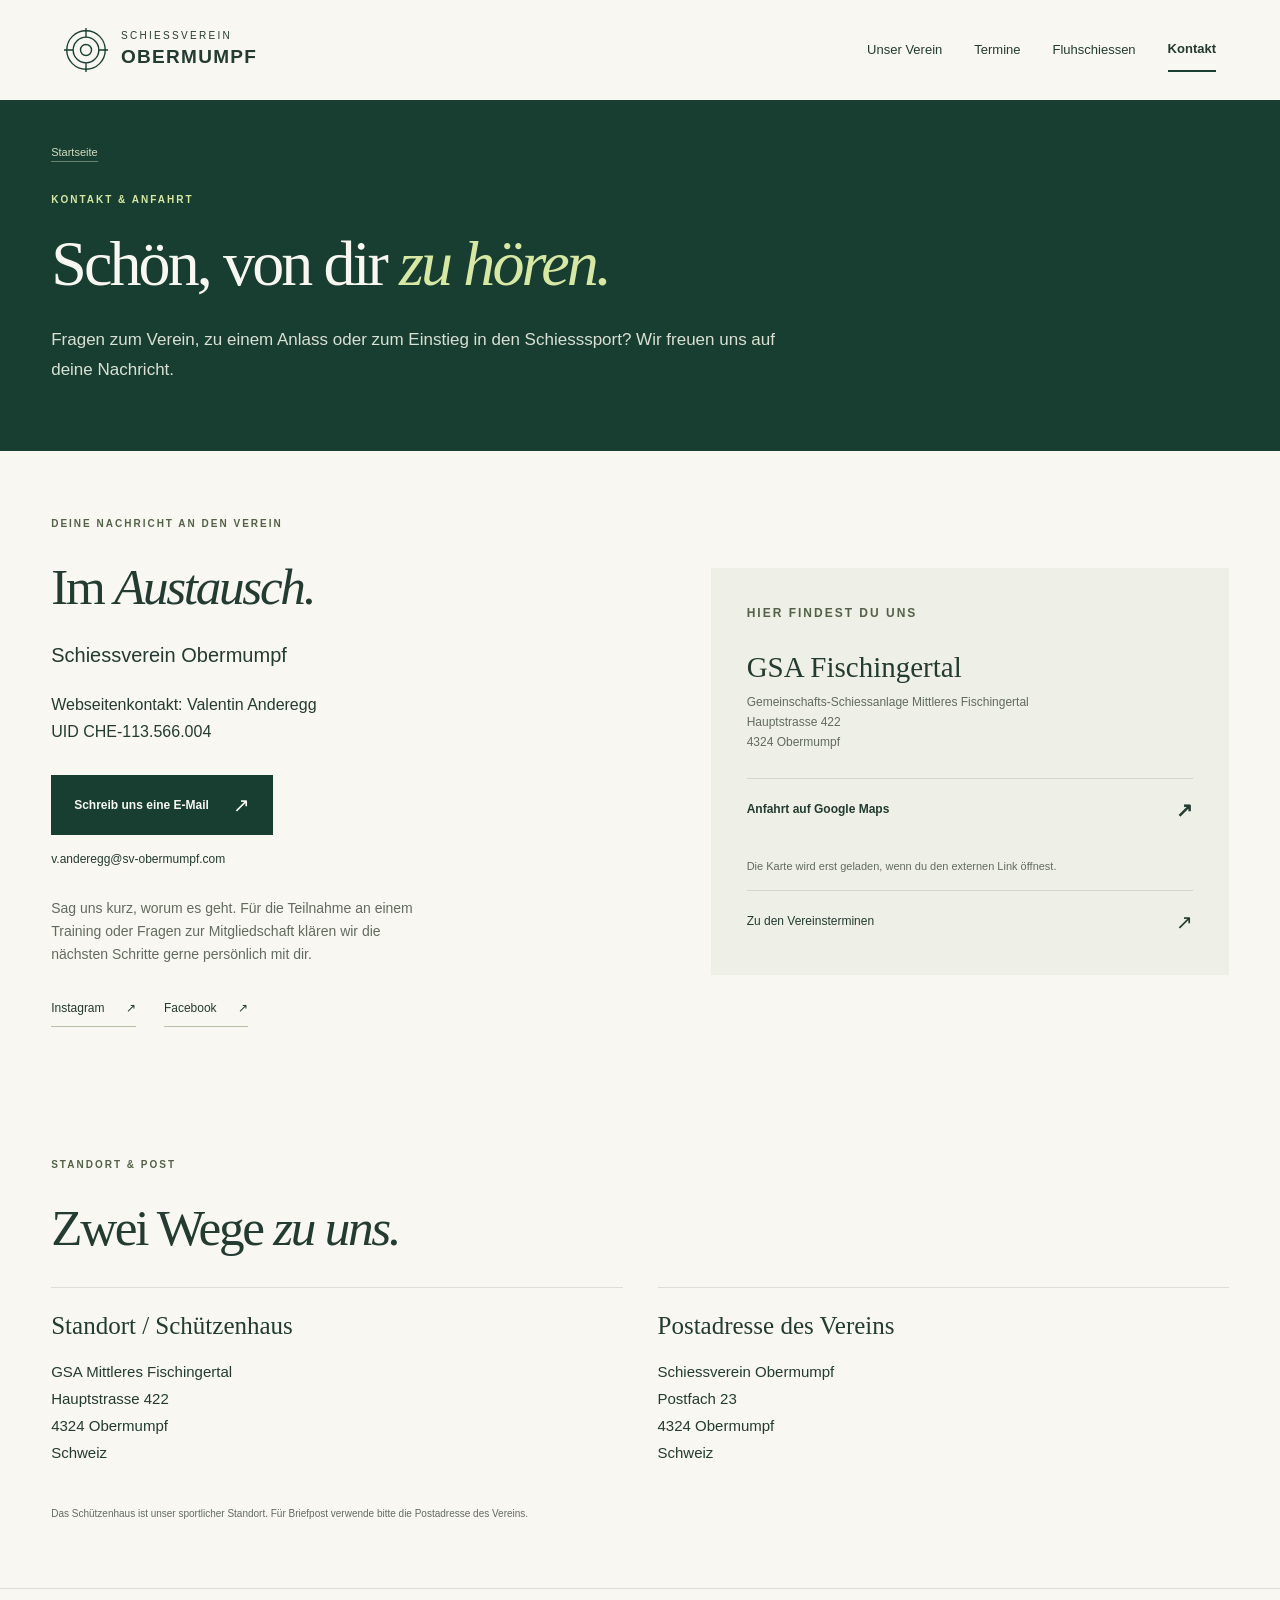
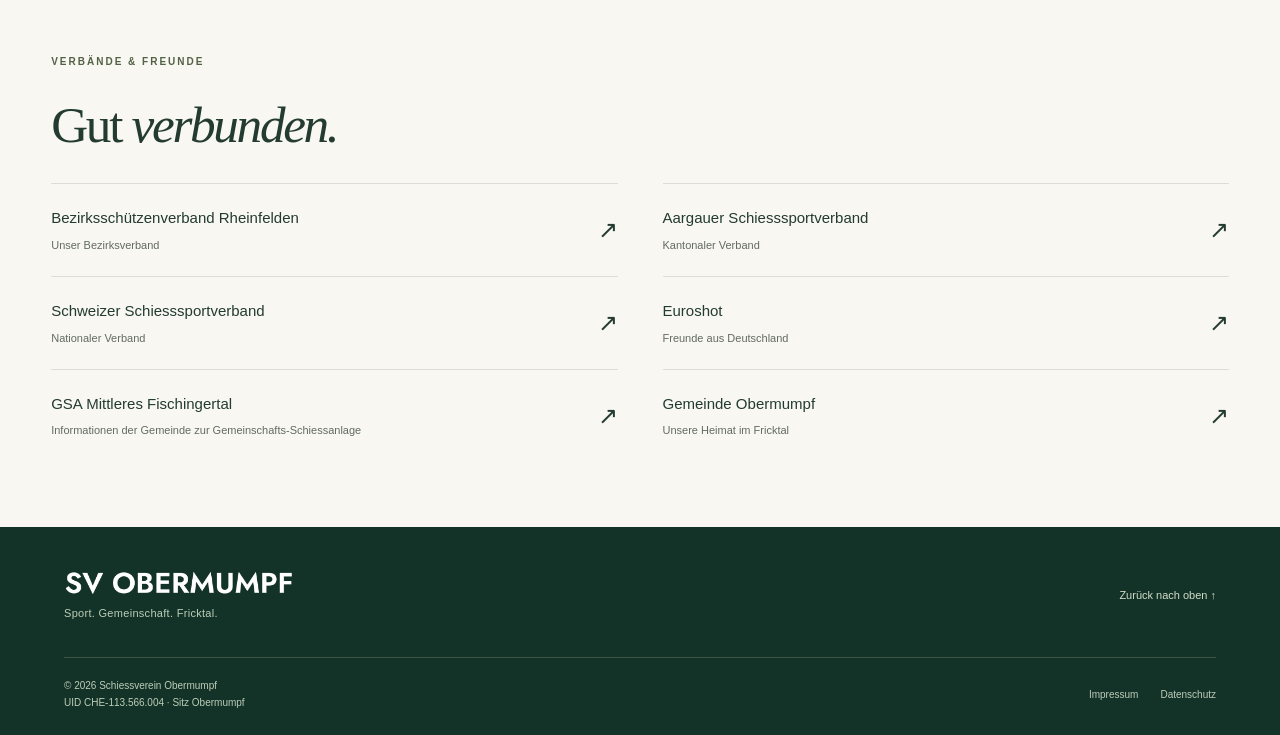
<file: public/kontakt.html>
<!doctype html>
<html lang="de-CH">
<head>
  <meta charset="utf-8">
  <meta name="viewport" content="width=device-width, initial-scale=1">
  <meta name="theme-color" content="#183e31">
  <title>Kontakt und Anfahrt · Schiessverein Obermumpf</title>
  <meta name="description" content="Kontakt zum Schiessverein Obermumpf: v.anderegg@sv-obermumpf.com, Schützenhaus Hauptstrasse 422 und Postfach 23, 4324 Obermumpf.">
  <link rel="canonical" href="https://www.sv-obermumpf.com/kontakt.html">
  <link rel="icon" href="./favicon.svg" type="image/svg+xml">
  <link rel="stylesheet" href="./styles.css">
  <script src="./script.js" defer></script>
</head>
<body id="seitenanfang">
  <a class="skip-link" href="#inhalt">Zum Inhalt springen</a>
  <header class="site-header">
    <a class="brand" href="./index.html" aria-label="Schiessverein Obermumpf – Startseite">
      <svg class="brand-mark" viewBox="0 0 48 48" aria-hidden="true"><circle cx="24" cy="24" r="21"/><circle cx="24" cy="24" r="14"/><circle cx="24" cy="24" r="6"/><path d="M24 0v10m0 28v10M0 24h10m28 0h10"/></svg>
      <span>SCHIESSVEREIN <strong>OBERMUMPF</strong></span>
    </a>
    <button class="menu-toggle" type="button" aria-expanded="false" aria-controls="navigation" hidden>Menü <span aria-hidden="true">☰</span></button>
    <nav id="navigation" aria-label="Hauptnavigation"><a href="./verein.html">Unser Verein</a><a href="./termine.html">Termine</a><a href="./fluhschiessen.html">Fluhschiessen</a><a href="./kontakt.html" aria-current="page" class="nav-contact">Kontakt</a></nav>
  </header>
  <main id="inhalt" tabindex="-1">
<section class="page-intro" aria-labelledby="page-title"><div class="page-intro-inner">
      <a class="breadcrumb" href="./index.html">Startseite</a><p class="eyebrow">KONTAKT &amp; ANFAHRT</p>
      <h1 id="page-title">Schön, von dir <em>zu hören.</em></h1><p class="page-lead">Fragen zum Verein, zu einem Anlass oder zum Einstieg in den Schiesssport? Wir freuen uns auf deine Nachricht.</p>
    </div></section>
    <section class="section contact-section contact-page" aria-labelledby="contact-title"><div><p class="eyebrow">DEINE NACHRICHT AN DEN VEREIN</p><h2 id="contact-title">Im <em>Austausch.</em></h2><p class="lead">Schiessverein Obermumpf</p><p>Webseitenkontakt: Valentin Anderegg<br>UID CHE-113.566.004</p><a class="button button-green" href="mailto:v.anderegg@sv-obermumpf.com">Schreib uns eine E-Mail <span aria-hidden="true">↗</span></a><p class="contact-email"><a href="mailto:v.anderegg@sv-obermumpf.com">v.anderegg@sv-obermumpf.com</a></p><p class="contact-intro contact-followup">Sag uns kurz, worum es geht. Für die Teilnahme an einem Training oder Fragen zur Mitgliedschaft klären wir die nächsten Schritte gerne persönlich mit dir.</p><div class="social-links" role="group" aria-label="Social Media"><a href="https://www.instagram.com/schiessverein_obermumpf_/">Instagram <span aria-hidden="true">↗</span></a><a href="https://www.facebook.com/SchiessvereinObermumpf/">Facebook <span aria-hidden="true">↗</span></a></div></div><aside class="link-panel"><p class="eyebrow">HIER FINDEST DU UNS</p><h3>GSA Fischingertal</h3><p>Gemeinschafts-Schiessanlage Mittleres Fischingertal<br>Hauptstrasse 422<br>4324 Obermumpf</p><a class="map-link" href="https://maps.app.goo.gl/QpeW9EoGUyx5RUZx9">Anfahrt auf Google Maps <span aria-hidden="true">↗</span></a><p class="map-privacy">Die Karte wird erst geladen, wenn du den externen Link öffnest.</p><a href="./termine.html">Zu den Vereinsterminen <span aria-hidden="true">↗</span></a></aside></section>
    <section class="section content-section" aria-labelledby="addresses-title"><p class="eyebrow">STANDORT &amp; POST</p><h2 id="addresses-title">Zwei Wege <em>zu uns.</em></h2><div class="address-grid">
      <section><h3>Standort / Schützenhaus</h3><address>GSA Mittleres Fischingertal<br>Hauptstrasse 422<br>4324 Obermumpf<br>Schweiz</address></section>
      <section><h3>Postadresse des Vereins</h3><address>Schiessverein Obermumpf<br>Postfach 23<br>4324 Obermumpf<br>Schweiz</address></section>
    </div><p class="source-note">Das Schützenhaus ist unser sportlicher Standort. Für Briefpost verwende bitte die Postadresse des Vereins.</p></section>
    <section class="section content-section" aria-labelledby="links-title"><p class="eyebrow">VERBÄNDE &amp; FREUNDE</p><h2 id="links-title">Gut <em>verbunden.</em></h2><div class="partner-links">
      <a href="https://www.bsvr.ch/"><span>Bezirksschützenverband Rheinfelden<small>Unser Bezirksverband</small></span><span aria-hidden="true">↗</span></a>
      <a href="https://www.agsv.ch/verband/vereine-agsv/"><span>Aargauer Schiesssportverband<small>Kantonaler Verband</small></span><span aria-hidden="true">↗</span></a>
      <a href="https://www.swissshooting.ch/de/vereinssuche/"><span>Schweizer Schiesssportverband<small>Nationaler Verband</small></span><span aria-hidden="true">↗</span></a>
      <a href="https://euroshot.de/"><span>Euroshot<small>Freunde aus Deutschland</small></span><span aria-hidden="true">↗</span></a>
      <a href="https://www.obermumpf.ch/portrait/gemeinschafts-schiessanlage-mittleres-fischingertal-gsa.html/24"><span>GSA Mittleres Fischingertal<small>Informationen der Gemeinde zur Gemeinschafts-Schiessanlage</small></span><span aria-hidden="true">↗</span></a>
      <a href="https://www.obermumpf.ch/"><span>Gemeinde Obermumpf<small>Unsere Heimat im Fricktal</small></span><span aria-hidden="true">↗</span></a>
    </div></section>
  </main>
  <footer class="site-footer">
    <div><a class="footer-brand" href="./index.html"><img src="./assets/vereinslogo.png" alt="SV Obermumpf" width="1600" height="200" loading="lazy"><span>Sport. Gemeinschaft. Fricktal.</span></a><a class="back-top" href="#seitenanfang">Zurück nach oben ↑</a></div>
    <div class="footer-bottom"><span>© <span id="copyright-year">2026</span> Schiessverein Obermumpf<br><a href="./verein.html#organisation">UID CHE-113.566.004 · Sitz Obermumpf</a></span><span class="footer-legal"><a href="./impressum.html">Impressum</a><a href="./datenschutz.html">Datenschutz</a></span></div>
  </footer>
</body>
</html>
</file>
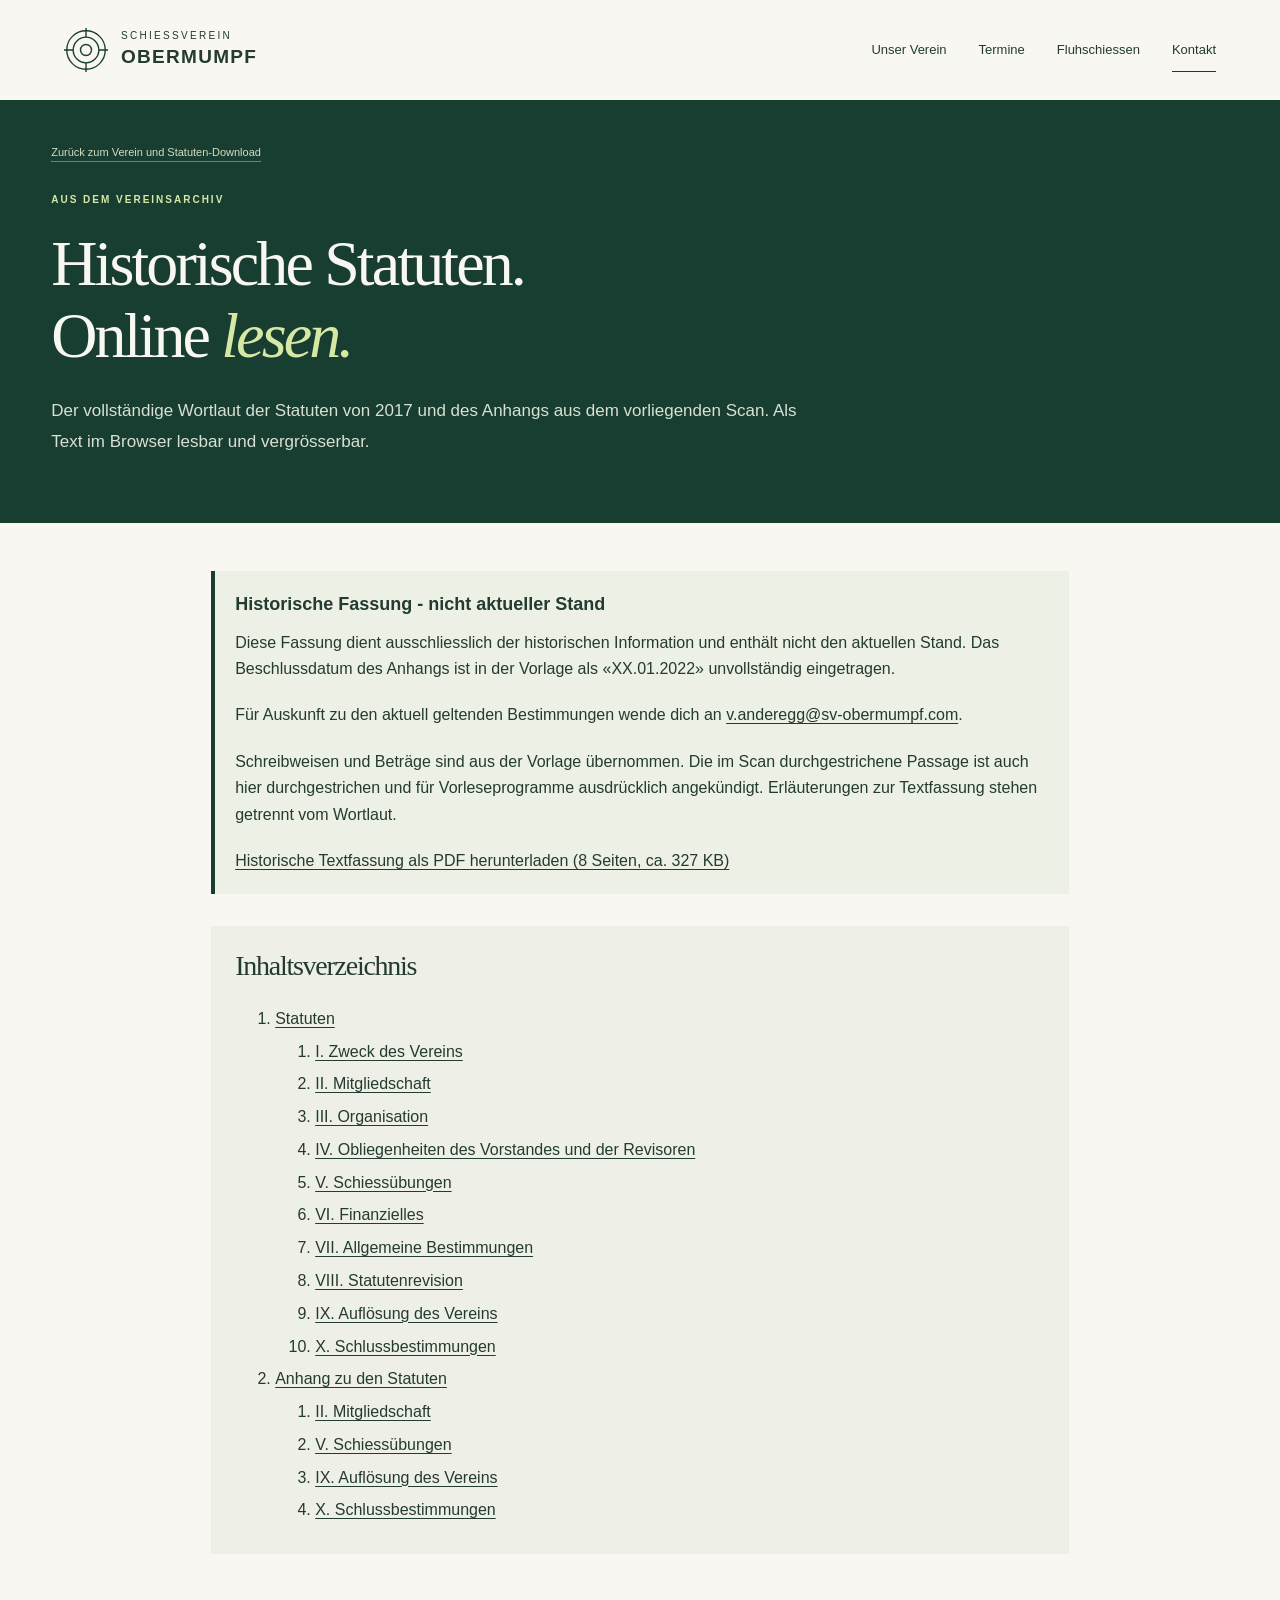
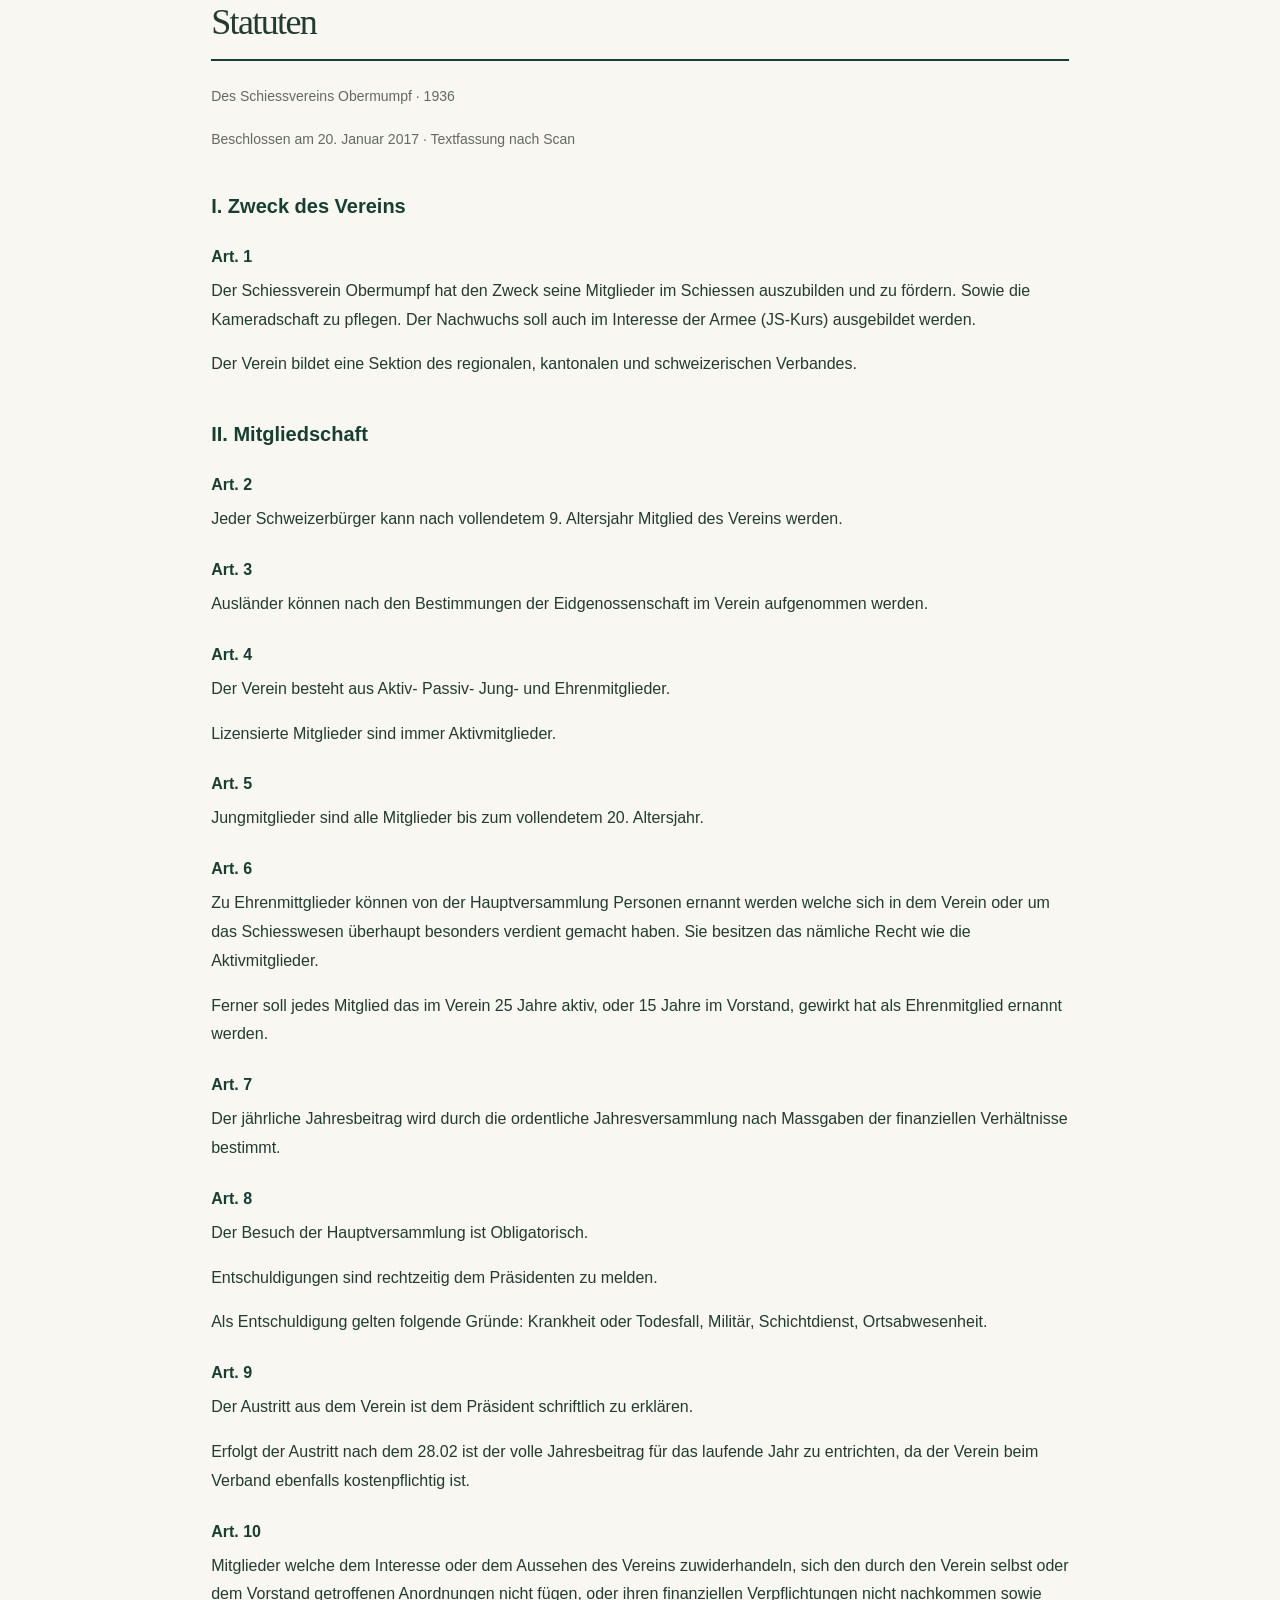
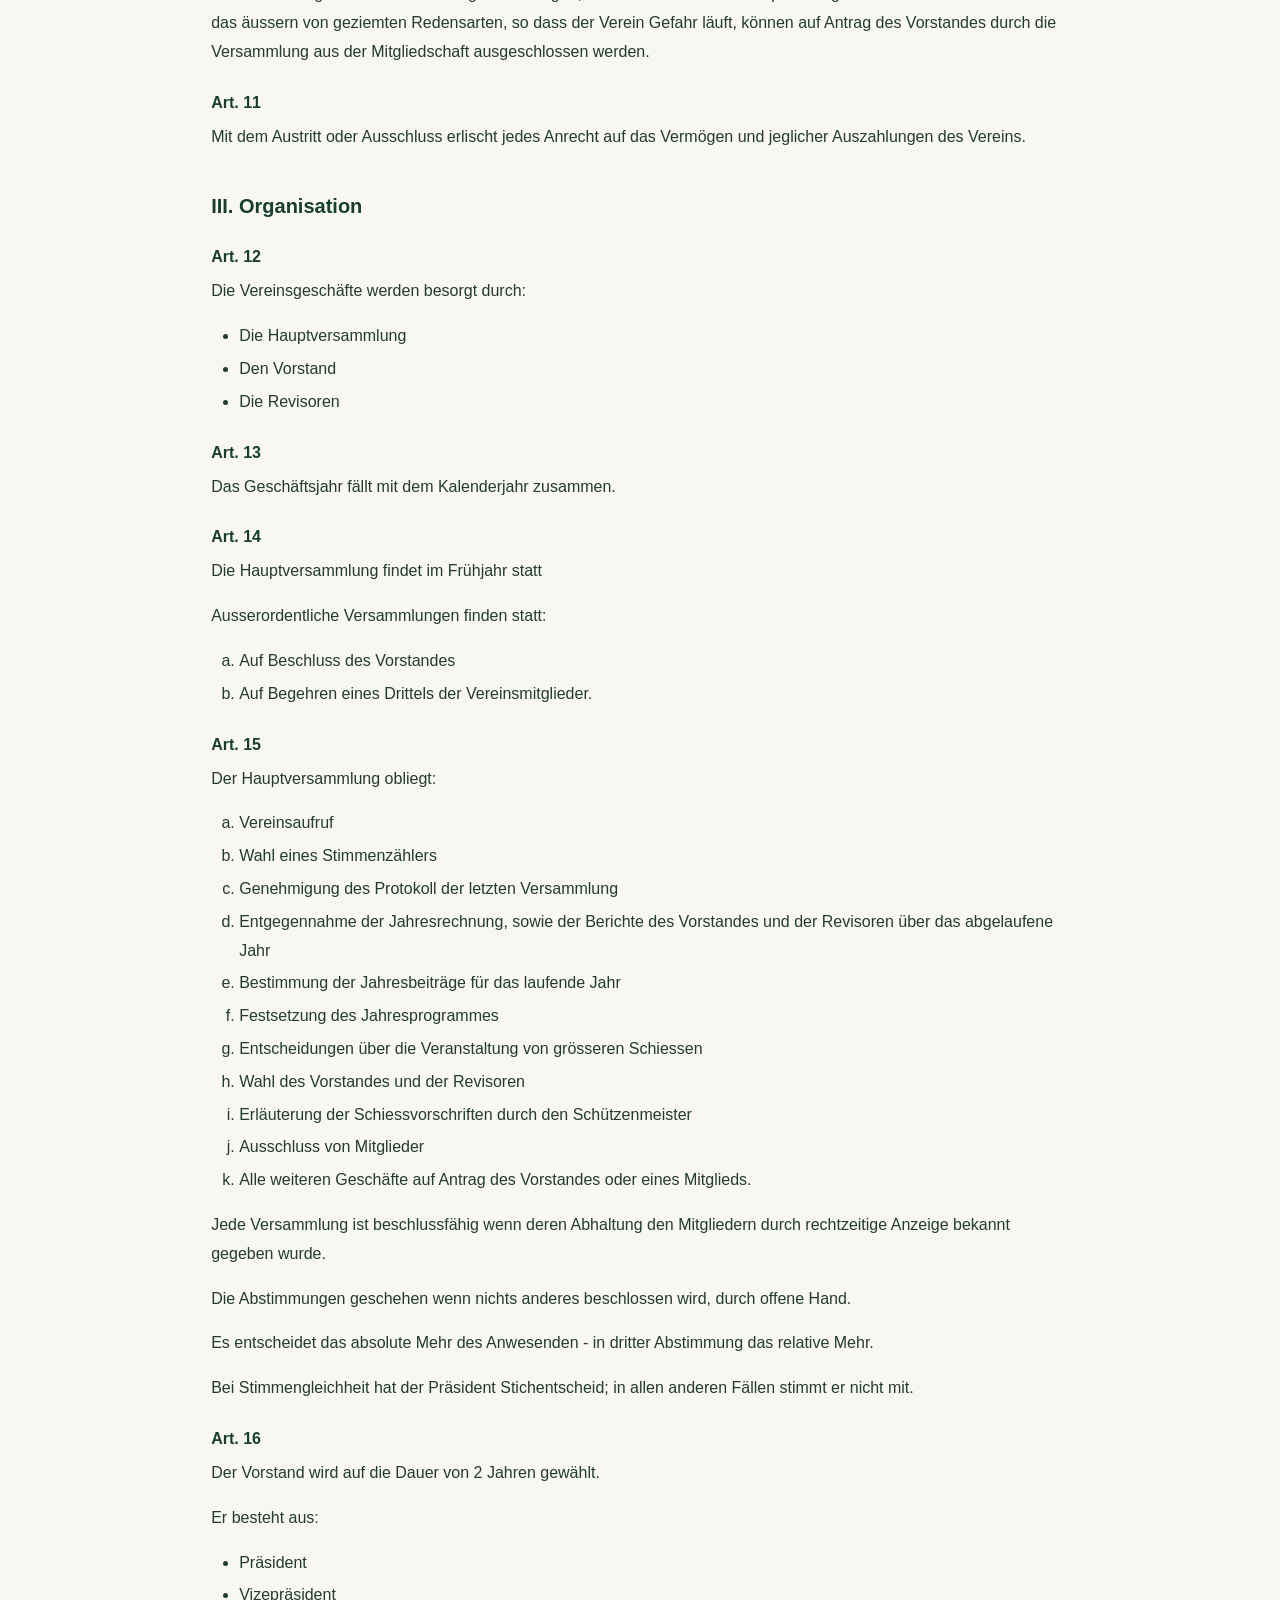
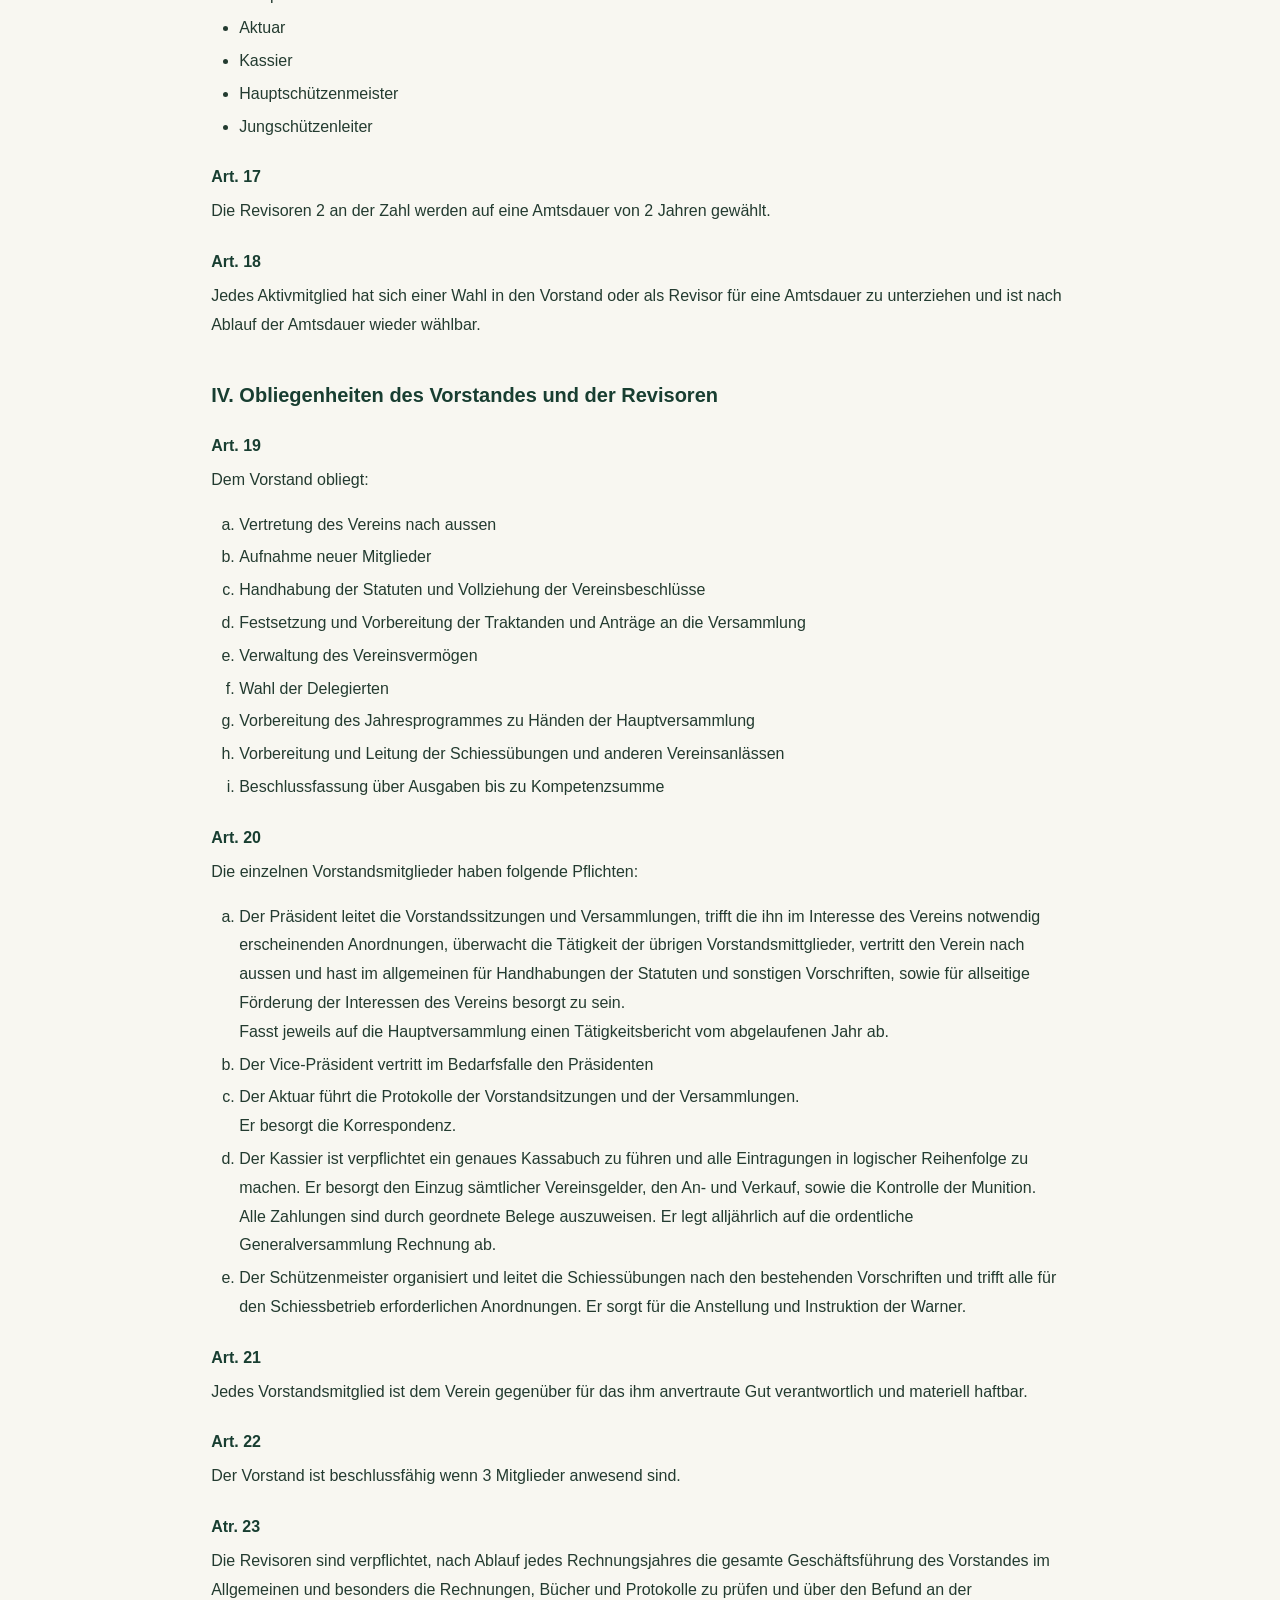
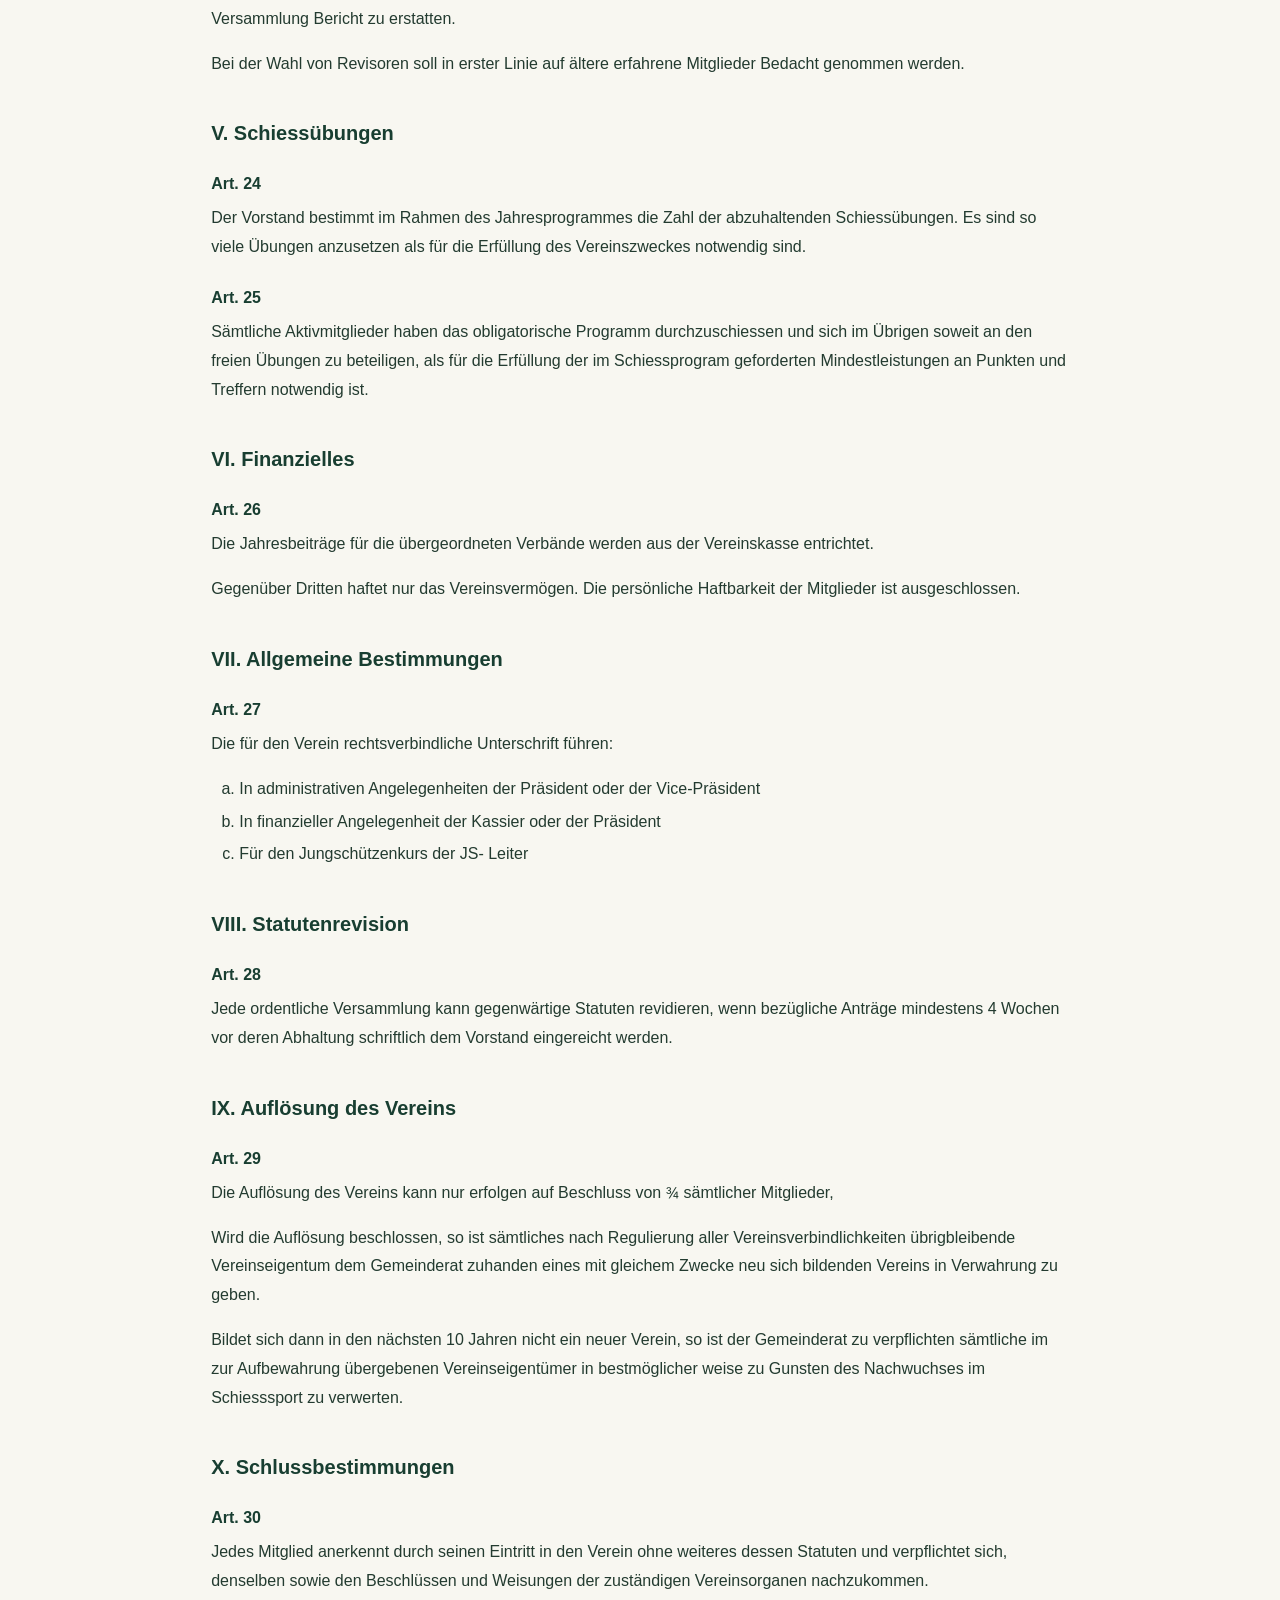
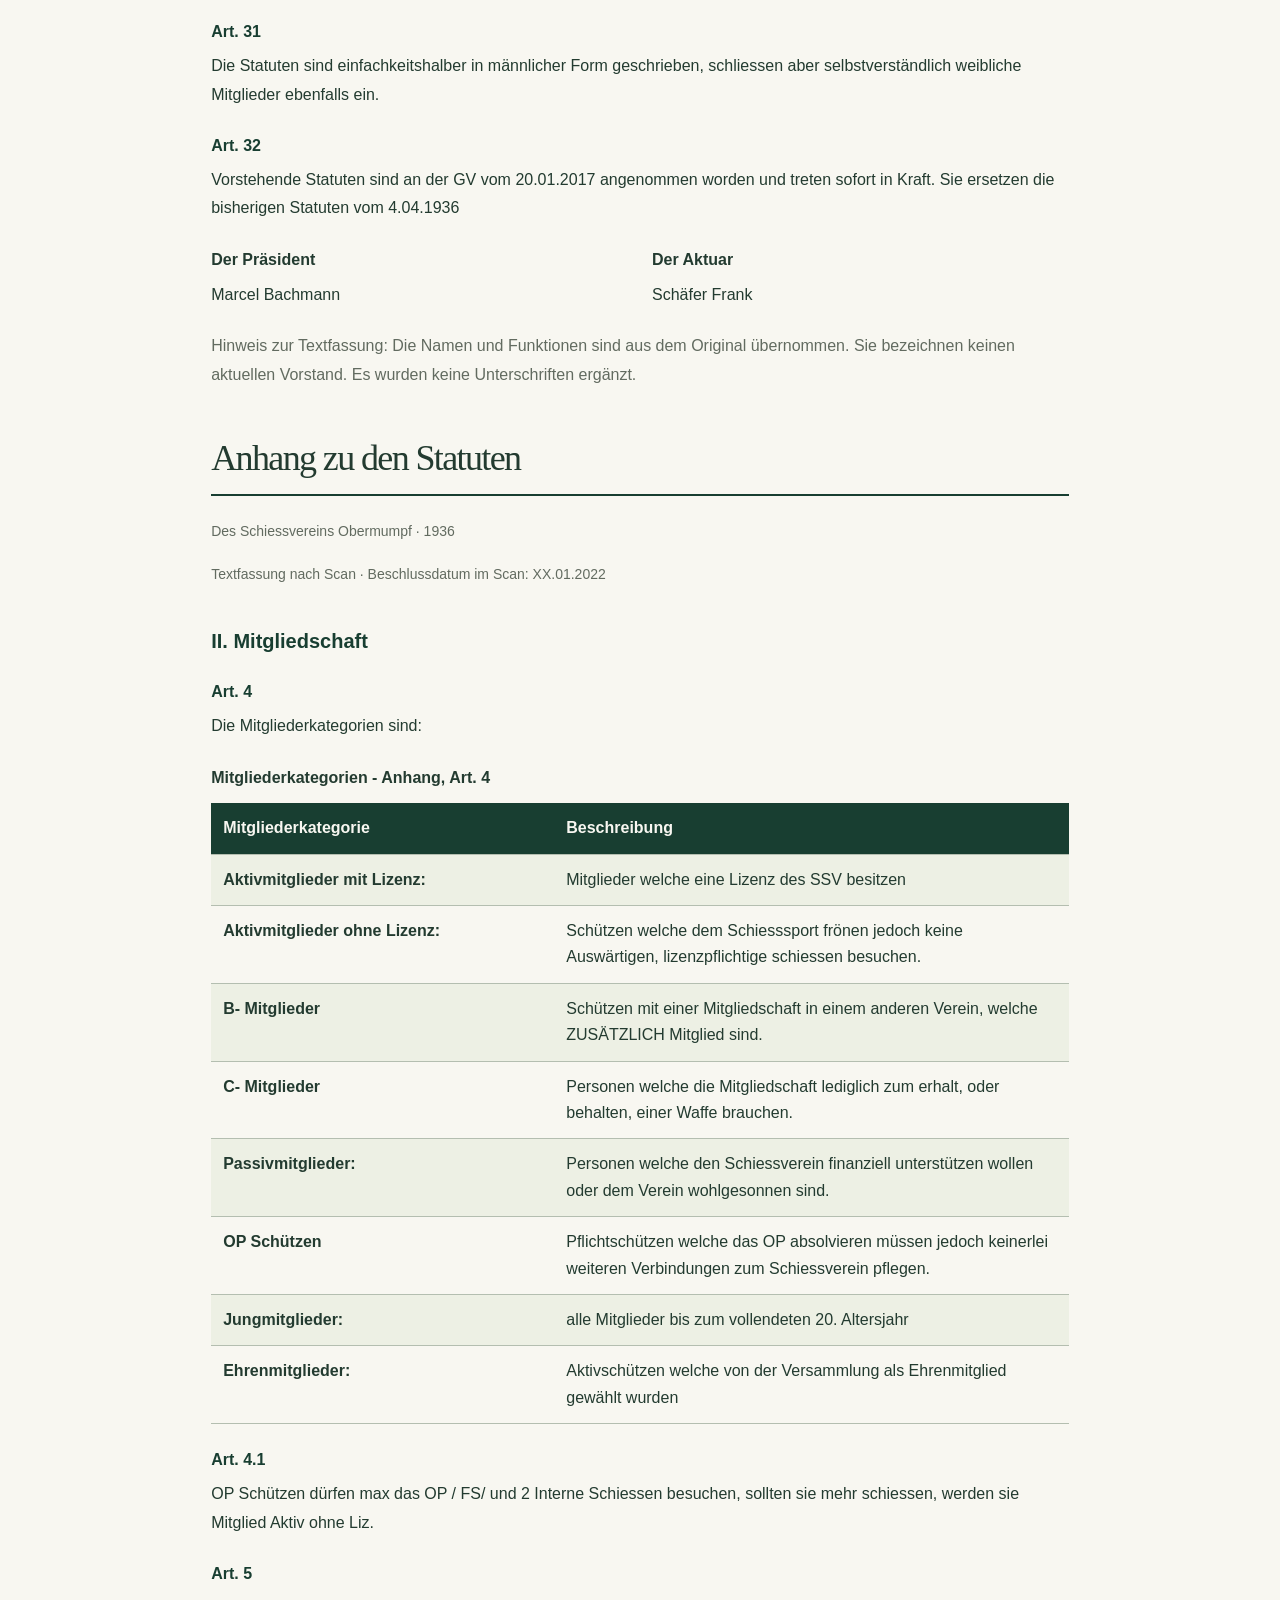
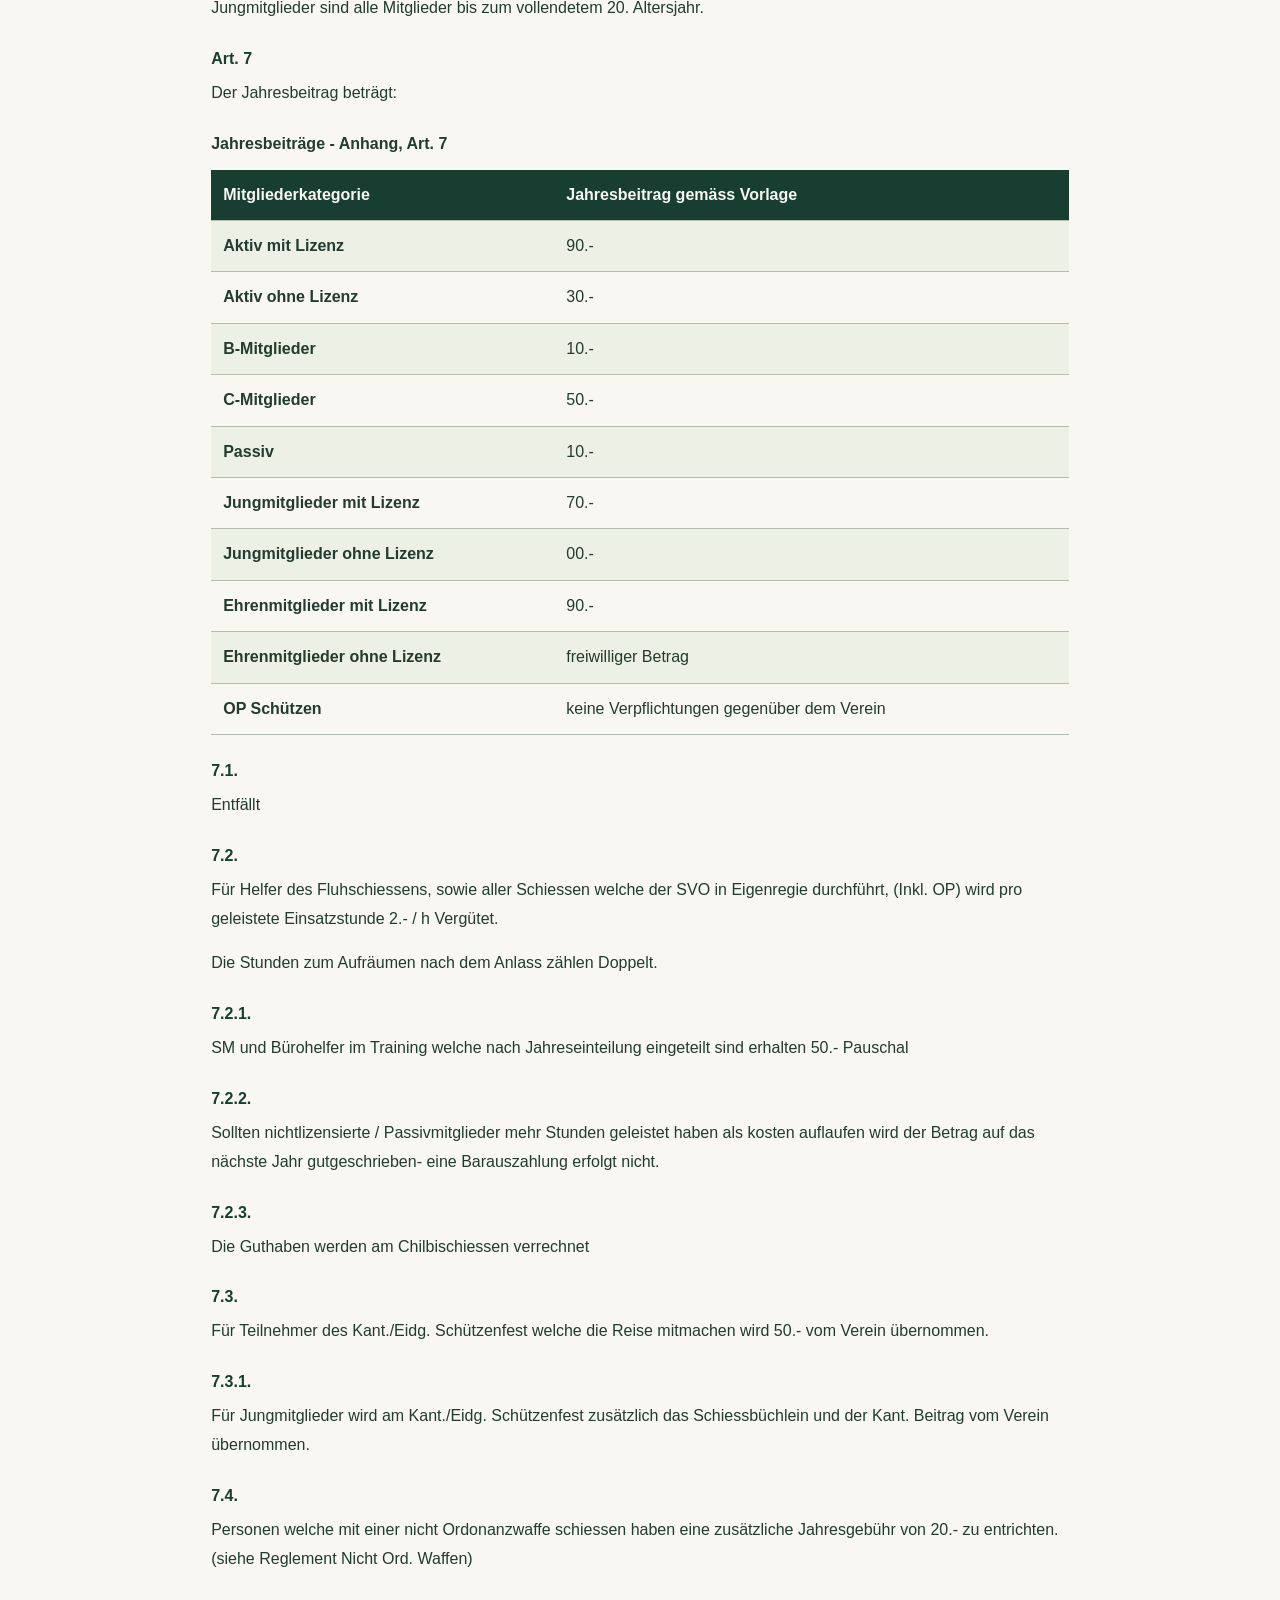
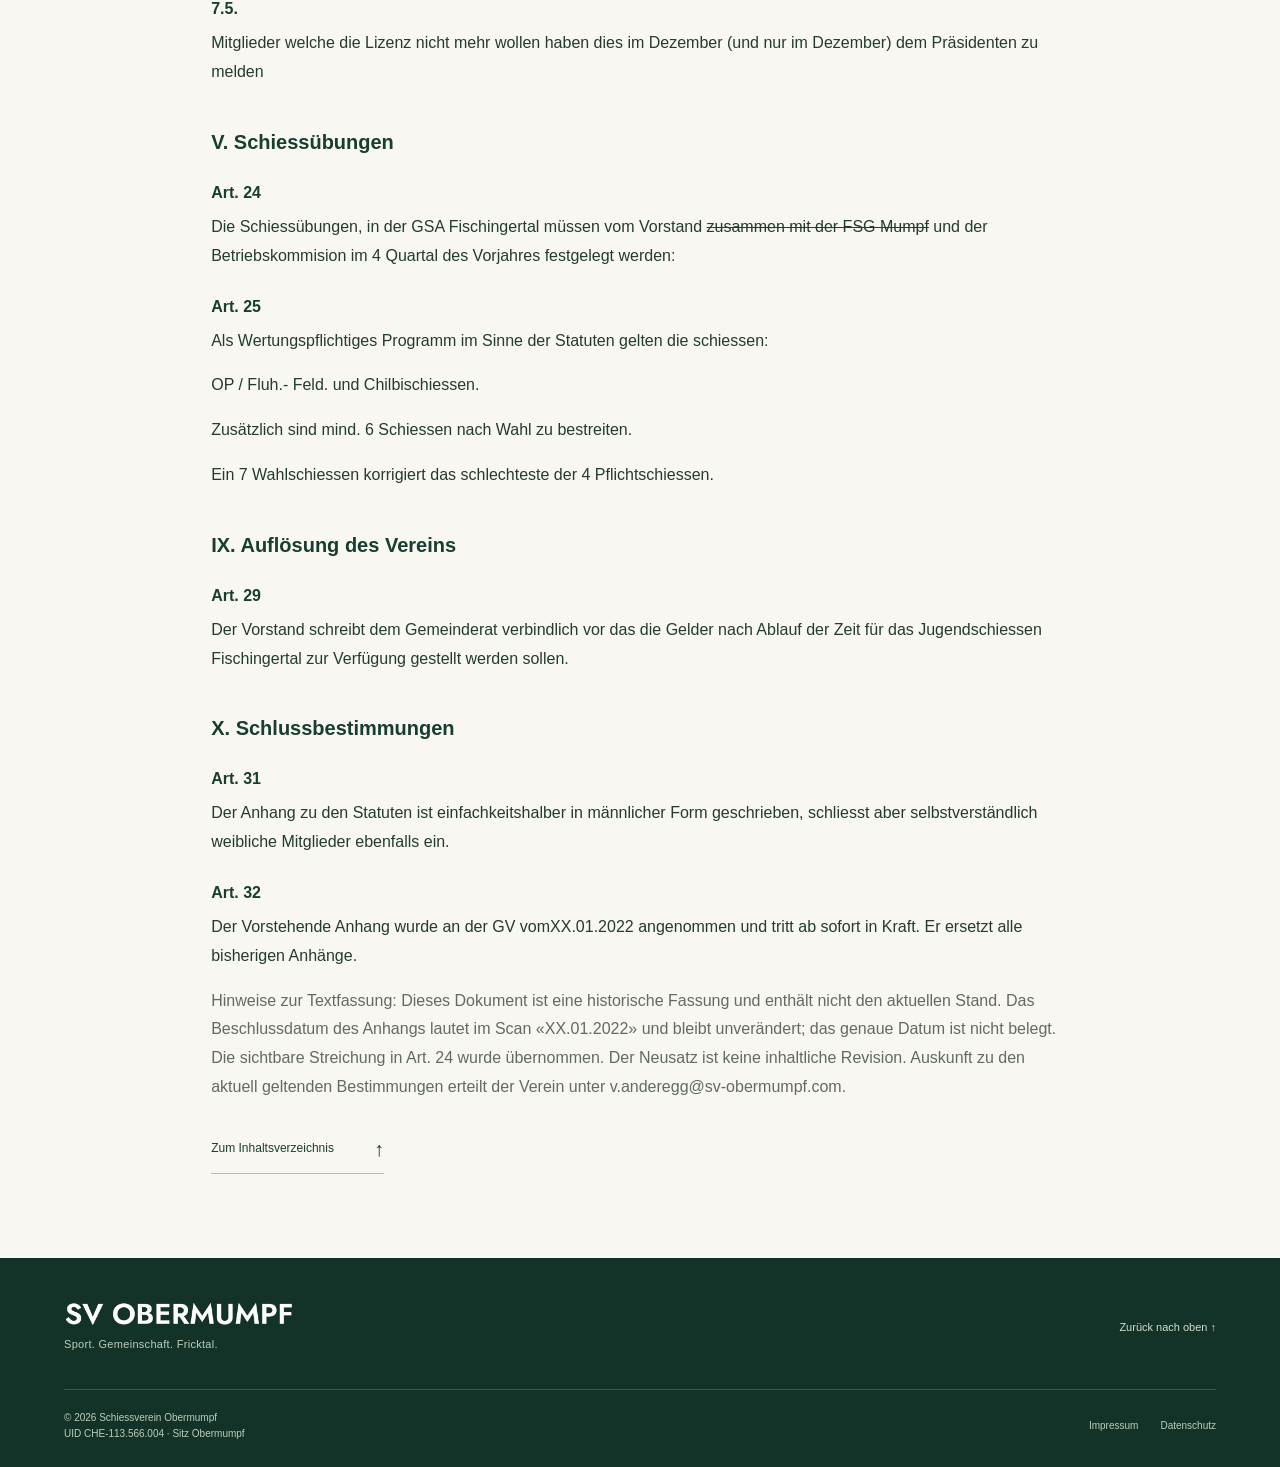
<file: public/statuten.html>
<!doctype html>
<html lang="de-CH">
<head>
  <meta charset="utf-8">
  <meta name="viewport" content="width=device-width, initial-scale=1">
  <meta name="theme-color" content="#183e31">
  <title>Historische Statuten online lesen · Schiessverein Obermumpf</title>
  <meta name="description" content="Vollständige historische Statuten und Anhang des SV Obermumpf als Online-Text: Inhaltsverzeichnis, Artikel und Beitragstabelle. Nicht aktueller Stand.">
  <link rel="canonical" href="https://www.sv-obermumpf.com/statuten.html">
  <link rel="icon" href="./favicon.svg" type="image/svg+xml">
  <link rel="stylesheet" href="./styles.css">
  <script src="./script.js" defer></script>
</head>
<body id="seitenanfang">
  <a class="skip-link" href="#inhalt">Zum Inhalt springen</a>
  <header class="site-header">
    <a class="brand" href="./index.html" aria-label="Schiessverein Obermumpf – Startseite">
      <svg class="brand-mark" viewBox="0 0 48 48" aria-hidden="true"><circle cx="24" cy="24" r="21"/><circle cx="24" cy="24" r="14"/><circle cx="24" cy="24" r="6"/><path d="M24 0v10m0 28v10M0 24h10m28 0h10"/></svg>
      <span>SCHIESSVEREIN <strong>OBERMUMPF</strong></span>
    </a>
    <button class="menu-toggle" type="button" aria-expanded="false" aria-controls="navigation" hidden>Menü <span aria-hidden="true">☰</span></button>
    <nav id="navigation" aria-label="Hauptnavigation"><a href="./verein.html">Unser Verein</a><a href="./termine.html">Termine</a><a href="./fluhschiessen.html">Fluhschiessen</a><a href="./kontakt.html" class="nav-contact">Kontakt</a></nav>
  </header>
  <main id="inhalt" tabindex="-1">
    <section class="page-intro" aria-labelledby="page-title"><div class="page-intro-inner">
      <a class="breadcrumb" href="./verein.html#statuten">Zurück zum Verein und Statuten-Download</a>
      <p class="eyebrow">AUS DEM VEREINSARCHIV</p>
      <h1 id="page-title">Historische Statuten.<br>Online <em>lesen.</em></h1>
      <p class="page-lead">Der vollständige Wortlaut der Statuten von 2017 und des Anhangs aus dem vorliegenden Scan. Als Text im Browser lesbar und vergrösserbar.</p>
    </div></section>
    <div class="section statutes-layout">
      <section class="statutes-status" aria-labelledby="status-title">
        <h2 id="status-title">Historische Fassung - nicht aktueller Stand</h2>
        <p>Diese Fassung dient ausschliesslich der historischen Information und enthält nicht den aktuellen Stand. Das Beschlussdatum des Anhangs ist in der Vorlage als «XX.01.2022» unvollständig eingetragen.</p>
        <p>Für Auskunft zu den aktuell geltenden Bestimmungen wende dich an <a class="inline-link" href="mailto:v.anderegg@sv-obermumpf.com?subject=Aktuelle%20Statuten">v.anderegg@sv-obermumpf.com</a>.</p>
        <p>Schreibweisen und Beträge sind aus der Vorlage übernommen. Die im Scan durchgestrichene Passage ist auch hier durchgestrichen und für Vorleseprogramme ausdrücklich angekündigt. Erläuterungen zur Textfassung stehen getrennt vom Wortlaut.</p>
        <p><a class="inline-link" href="./downloads/statuten-und-anhang.pdf">Historische Textfassung als PDF herunterladen (8 Seiten, ca. 327 KB)</a></p>
      </section>
      <nav class="statutes-toc" aria-labelledby="toc-title"><h2 id="toc-title" tabindex="-1">Inhaltsverzeichnis</h2><ol><li><a href="#statuten">Statuten</a><ol><li><a href="#statuten-i-zweck-des-vereins">I. Zweck des Vereins</a></li><li><a href="#statuten-ii-mitgliedschaft">II. Mitgliedschaft</a></li><li><a href="#statuten-iii-organisation">III. Organisation</a></li><li><a href="#statuten-iv-obliegenheiten-des-vorstandes-und-der-revisoren">IV. Obliegenheiten des Vorstandes und der Revisoren</a></li><li><a href="#statuten-v-schiessubungen">V. Schiessübungen</a></li><li><a href="#statuten-vi-finanzielles">VI. Finanzielles</a></li><li><a href="#statuten-vii-allgemeine-bestimmungen">VII. Allgemeine Bestimmungen</a></li><li><a href="#statuten-viii-statutenrevision">VIII. Statutenrevision</a></li><li><a href="#statuten-ix-auflosung-des-vereins">IX. Auflösung des Vereins</a></li><li><a href="#statuten-x-schlussbestimmungen">X. Schlussbestimmungen</a></li></ol></li><li><a href="#anhang">Anhang zu den Statuten</a><ol><li><a href="#anhang-ii-mitgliedschaft">II. Mitgliedschaft</a></li><li><a href="#anhang-v-schiessubungen">V. Schiessübungen</a></li><li><a href="#anhang-ix-auflosung-des-vereins">IX. Auflösung des Vereins</a></li><li><a href="#anhang-x-schlussbestimmungen">X. Schlussbestimmungen</a></li></ol></li></ol></nav>
      <div class="statutes-document"><section class="statutes-part" aria-labelledby="statuten">
<h2 id="statuten" tabindex="-1">Statuten</h2>
<p class="source-context">Des Schiessvereins Obermumpf · 1936</p>
<p class="source-context">Beschlossen am 20. Januar 2017 · Textfassung nach Scan</p>
<section class="statutes-chapter" aria-labelledby="statuten-i-zweck-des-vereins">
<h3 id="statuten-i-zweck-des-vereins" tabindex="-1">I. Zweck des Vereins</h3>
<div class="statute-article">
<h4 id="statuten-art-1" tabindex="-1">Art. 1</h4>
<p>Der Schiessverein Obermumpf hat den Zweck seine Mitglieder im Schiessen auszubilden und zu fördern. Sowie die Kameradschaft zu pflegen. Der Nachwuchs soll auch im Interesse der Armee (JS-Kurs) ausgebildet werden.</p>
<p>Der Verein bildet eine Sektion des regionalen, kantonalen und schweizerischen Verbandes.</p>
</div>
</section>
<section class="statutes-chapter" aria-labelledby="statuten-ii-mitgliedschaft">
<h3 id="statuten-ii-mitgliedschaft" tabindex="-1">II. Mitgliedschaft</h3>
<div class="statute-article">
<h4 id="statuten-art-2" tabindex="-1">Art. 2</h4>
<p>Jeder Schweizerbürger kann nach vollendetem 9. Altersjahr Mitglied des Vereins werden.</p>
</div>
<div class="statute-article">
<h4 id="statuten-art-3" tabindex="-1">Art. 3</h4>
<p>Ausländer können nach den Bestimmungen der Eidgenossenschaft im Verein aufgenommen werden.</p>
</div>
<div class="statute-article">
<h4 id="statuten-art-4" tabindex="-1">Art. 4</h4>
<p>Der Verein besteht aus Aktiv- Passiv- Jung- und Ehrenmitglieder.</p>
<p>Lizensierte Mitglieder sind immer Aktivmitglieder.</p>
</div>
<div class="statute-article">
<h4 id="statuten-art-5" tabindex="-1">Art. 5</h4>
<p>Jungmitglieder sind alle Mitglieder bis zum vollendetem 20. Altersjahr.</p>
</div>
<div class="statute-article">
<h4 id="statuten-art-6" tabindex="-1">Art. 6</h4>
<p>Zu Ehrenmittglieder können von der Hauptversammlung Personen ernannt werden welche sich in dem Verein oder um das Schiesswesen überhaupt besonders verdient gemacht haben. Sie besitzen das nämliche Recht wie die Aktivmitglieder.</p>
<p>Ferner soll jedes Mitglied das im Verein 25 Jahre aktiv, oder 15 Jahre im Vorstand, gewirkt hat als Ehrenmitglied ernannt werden.</p>
</div>
<div class="statute-article">
<h4 id="statuten-art-7" tabindex="-1">Art. 7</h4>
<p>Der jährliche Jahresbeitrag wird durch die ordentliche Jahresversammlung nach Massgaben der finanziellen Verhältnisse bestimmt.</p>
</div>
<div class="statute-article">
<h4 id="statuten-art-8" tabindex="-1">Art. 8</h4>
<p>Der Besuch der Hauptversammlung ist Obligatorisch.</p>
<p>Entschuldigungen sind rechtzeitig dem Präsidenten zu melden.</p>
<p>Als Entschuldigung gelten folgende Gründe: Krankheit oder Todesfall, Militär, Schichtdienst, Ortsabwesenheit.</p>
</div>
<div class="statute-article">
<h4 id="statuten-art-9" tabindex="-1">Art. 9</h4>
<p>Der Austritt aus dem Verein ist dem Präsident schriftlich zu erklären.</p>
<p>Erfolgt der Austritt nach dem 28.02 ist der volle Jahresbeitrag für das laufende Jahr zu entrichten, da der Verein beim Verband ebenfalls kostenpflichtig ist.</p>
</div>
<div class="statute-article">
<h4 id="statuten-art-10" tabindex="-1">Art. 10</h4>
<p>Mitglieder welche dem Interesse oder dem Aussehen des Vereins zuwiderhandeln, sich den durch den Verein selbst oder dem Vorstand getroffenen Anordnungen nicht fügen, oder ihren finanziellen Verpflichtungen nicht nachkommen sowie das äussern von geziemten Redensarten, so dass der Verein Gefahr läuft, können auf Antrag des Vorstandes durch die Versammlung aus der Mitgliedschaft ausgeschlossen werden.</p>
</div>
<div class="statute-article">
<h4 id="statuten-art-11" tabindex="-1">Art. 11</h4>
<p>Mit dem Austritt oder Ausschluss erlischt jedes Anrecht auf das Vermögen und jeglicher Auszahlungen des Vereins.</p>
</div>
</section>
<section class="statutes-chapter" aria-labelledby="statuten-iii-organisation">
<h3 id="statuten-iii-organisation" tabindex="-1">III. Organisation</h3>
<div class="statute-article">
<h4 id="statuten-art-12" tabindex="-1">Art. 12</h4>
<p>Die Vereinsgeschäfte werden besorgt durch:</p>
<ul>
<li>Die Hauptversammlung</li>
<li>Den Vorstand</li>
<li>Die Revisoren</li>
</ul>
</div>
<div class="statute-article">
<h4 id="statuten-art-13" tabindex="-1">Art. 13</h4>
<p>Das Geschäftsjahr fällt mit dem Kalenderjahr zusammen.</p>
</div>
<div class="statute-article">
<h4 id="statuten-art-14" tabindex="-1">Art. 14</h4>
<p>Die Hauptversammlung findet im Frühjahr statt</p>
<p>Ausserordentliche Versammlungen finden statt:</p>
<ol type="a">
<li>Auf Beschluss des Vorstandes</li>
<li>Auf Begehren eines Drittels der Vereinsmitglieder.</li>
</ol>
</div>
<div class="statute-article">
<h4 id="statuten-art-15" tabindex="-1">Art. 15</h4>
<p>Der Hauptversammlung obliegt:</p>
<ol type="a">
<li>Vereinsaufruf</li>
<li>Wahl eines Stimmenzählers</li>
<li>Genehmigung des Protokoll der letzten Versammlung</li>
<li>Entgegennahme der Jahresrechnung, sowie der Berichte des Vorstandes und der Revisoren über das abgelaufene Jahr</li>
<li>Bestimmung der Jahresbeiträge für das laufende Jahr</li>
<li>Festsetzung des Jahresprogrammes</li>
<li>Entscheidungen über die Veranstaltung von grösseren Schiessen</li>
<li>Wahl des Vorstandes und der Revisoren</li>
<li>Erläuterung der Schiessvorschriften durch den Schützenmeister</li>
<li>Ausschluss von Mitglieder</li>
<li>Alle weiteren Geschäfte auf Antrag des Vorstandes oder eines Mitglieds.</li>
</ol>
<p>Jede Versammlung ist beschlussfähig wenn deren Abhaltung den Mitgliedern durch rechtzeitige Anzeige bekannt gegeben wurde.</p>
<p>Die Abstimmungen geschehen wenn nichts anderes beschlossen wird, durch offene Hand.</p>
<p>Es entscheidet das absolute Mehr des Anwesenden - in dritter Abstimmung das relative Mehr.</p>
<p>Bei Stimmengleichheit hat der Präsident Stichentscheid; in allen anderen Fällen stimmt er nicht mit.</p>
</div>
<div class="statute-article">
<h4 id="statuten-art-16" tabindex="-1">Art. 16</h4>
<p>Der Vorstand wird auf die Dauer von 2 Jahren gewählt.</p>
<p>Er besteht aus:</p>
<ul>
<li>Präsident</li>
<li>Vizepräsident</li>
<li>Aktuar</li>
<li>Kassier</li>
<li>Hauptschützenmeister</li>
<li>Jungschützenleiter</li>
</ul>
</div>
<div class="statute-article">
<h4 id="statuten-art-17" tabindex="-1">Art. 17</h4>
<p>Die Revisoren 2 an der Zahl werden auf eine Amtsdauer von 2 Jahren gewählt.</p>
</div>
<div class="statute-article">
<h4 id="statuten-art-18" tabindex="-1">Art. 18</h4>
<p>Jedes Aktivmitglied hat sich einer Wahl in den Vorstand oder als Revisor für eine Amtsdauer zu unterziehen und ist nach Ablauf der Amtsdauer wieder wählbar.</p>
</div>
</section>
<section class="statutes-chapter" aria-labelledby="statuten-iv-obliegenheiten-des-vorstandes-und-der-revisoren">
<h3 id="statuten-iv-obliegenheiten-des-vorstandes-und-der-revisoren" tabindex="-1">IV. Obliegenheiten des Vorstandes und der Revisoren</h3>
<div class="statute-article">
<h4 id="statuten-art-19" tabindex="-1">Art. 19</h4>
<p>Dem Vorstand obliegt:</p>
<ol type="a">
<li>Vertretung des Vereins nach aussen</li>
<li>Aufnahme neuer Mitglieder</li>
<li>Handhabung der Statuten und Vollziehung der Vereinsbeschlüsse</li>
<li>Festsetzung und Vorbereitung der Traktanden und Anträge an die Versammlung</li>
<li>Verwaltung des Vereinsvermögen</li>
<li>Wahl der Delegierten</li>
<li>Vorbereitung des Jahresprogrammes zu Händen der Hauptversammlung</li>
<li>Vorbereitung und Leitung der Schiessübungen und anderen Vereinsanlässen</li>
<li>Beschlussfassung über Ausgaben bis zu Kompetenzsumme</li>
</ol>
</div>
<div class="statute-article">
<h4 id="statuten-art-20" tabindex="-1">Art. 20</h4>
<p>Die einzelnen Vorstandsmitglieder haben folgende Pflichten:</p>
<ol type="a">
<li>Der Präsident leitet die Vorstandssitzungen und Versammlungen, trifft die ihn im Interesse des Vereins notwendig erscheinenden Anordnungen, überwacht die Tätigkeit der übrigen Vorstandsmittglieder, vertritt den Verein nach aussen und hast im allgemeinen für Handhabungen der Statuten und sonstigen Vorschriften, sowie für allseitige Förderung der Interessen des Vereins besorgt zu sein.<br>Fasst jeweils auf die Hauptversammlung einen Tätigkeitsbericht vom abgelaufenen Jahr ab.</li>
<li>Der Vice-Präsident vertritt im Bedarfsfalle den Präsidenten</li>
<li>Der Aktuar führt die Protokolle der Vorstandsitzungen und der Versammlungen.<br>Er besorgt die Korrespondenz.</li>
<li>Der Kassier ist verpflichtet ein genaues Kassabuch zu führen und alle Eintragungen in logischer Reihenfolge zu machen. Er besorgt den Einzug sämtlicher Vereinsgelder, den An- und Verkauf, sowie die Kontrolle der Munition.<br>Alle Zahlungen sind durch geordnete Belege auszuweisen. Er legt alljährlich auf die ordentliche Generalversammlung Rechnung ab.</li>
<li>Der Schützenmeister organisiert und leitet die Schiessübungen nach den bestehenden Vorschriften und trifft alle für den Schiessbetrieb erforderlichen Anordnungen. Er sorgt für die Anstellung und Instruktion der Warner.</li>
</ol>
</div>
<div class="statute-article">
<h4 id="statuten-art-21" tabindex="-1">Art. 21</h4>
<p>Jedes Vorstandsmitglied ist dem Verein gegenüber für das ihm anvertraute Gut verantwortlich und materiell haftbar.</p>
</div>
<div class="statute-article">
<h4 id="statuten-art-22" tabindex="-1">Art. 22</h4>
<p>Der Vorstand ist beschlussfähig wenn 3 Mitglieder anwesend sind.</p>
</div>
<div class="statute-article">
<h4 id="statuten-atr-23" tabindex="-1">Atr. 23</h4>
<p>Die Revisoren sind verpflichtet, nach Ablauf jedes Rechnungsjahres die gesamte Geschäftsführung des Vorstandes im Allgemeinen und besonders die Rechnungen, Bücher und Protokolle zu prüfen und über den Befund an der Versammlung Bericht zu erstatten.</p>
<p>Bei der Wahl von Revisoren soll in erster Linie auf ältere erfahrene Mitglieder Bedacht genommen werden.</p>
</div>
</section>
<section class="statutes-chapter" aria-labelledby="statuten-v-schiessubungen">
<h3 id="statuten-v-schiessubungen" tabindex="-1">V. Schiessübungen</h3>
<div class="statute-article">
<h4 id="statuten-art-24" tabindex="-1">Art. 24</h4>
<p>Der Vorstand bestimmt im Rahmen des Jahresprogrammes die Zahl der abzuhaltenden Schiessübungen. Es sind so viele Übungen anzusetzen als für die Erfüllung des Vereinszweckes notwendig sind.</p>
</div>
<div class="statute-article">
<h4 id="statuten-art-25" tabindex="-1">Art. 25</h4>
<p>Sämtliche Aktivmitglieder haben das obligatorische Programm durchzuschiessen und sich im Übrigen soweit an den freien Übungen zu beteiligen, als für die Erfüllung der im Schiessprogram geforderten Mindestleistungen an Punkten und Treffern notwendig ist.</p>
</div>
</section>
<section class="statutes-chapter" aria-labelledby="statuten-vi-finanzielles">
<h3 id="statuten-vi-finanzielles" tabindex="-1">VI. Finanzielles</h3>
<div class="statute-article">
<h4 id="statuten-art-26" tabindex="-1">Art. 26</h4>
<p>Die Jahresbeiträge für die übergeordneten Verbände werden aus der Vereinskasse entrichtet.</p>
<p>Gegenüber Dritten haftet nur das Vereinsvermögen. Die persönliche Haftbarkeit der Mitglieder ist ausgeschlossen.</p>
</div>
</section>
<section class="statutes-chapter" aria-labelledby="statuten-vii-allgemeine-bestimmungen">
<h3 id="statuten-vii-allgemeine-bestimmungen" tabindex="-1">VII. Allgemeine Bestimmungen</h3>
<div class="statute-article">
<h4 id="statuten-art-27" tabindex="-1">Art. 27</h4>
<p>Die für den Verein rechtsverbindliche Unterschrift führen:</p>
<ol type="a">
<li>In administrativen Angelegenheiten der Präsident oder der Vice-Präsident</li>
<li>In finanzieller Angelegenheit der Kassier oder der Präsident</li>
<li>Für den Jungschützenkurs der JS- Leiter</li>
</ol>
</div>
</section>
<section class="statutes-chapter" aria-labelledby="statuten-viii-statutenrevision">
<h3 id="statuten-viii-statutenrevision" tabindex="-1">VIII. Statutenrevision</h3>
<div class="statute-article">
<h4 id="statuten-art-28" tabindex="-1">Art. 28</h4>
<p>Jede ordentliche Versammlung kann gegenwärtige Statuten revidieren, wenn bezügliche Anträge mindestens 4 Wochen vor deren Abhaltung schriftlich dem Vorstand eingereicht werden.</p>
</div>
</section>
<section class="statutes-chapter" aria-labelledby="statuten-ix-auflosung-des-vereins">
<h3 id="statuten-ix-auflosung-des-vereins" tabindex="-1">IX. Auflösung des Vereins</h3>
<div class="statute-article">
<h4 id="statuten-art-29" tabindex="-1">Art. 29</h4>
<p>Die Auflösung des Vereins kann nur erfolgen auf Beschluss von ¾ sämtlicher Mitglieder,</p>
<p>Wird die Auflösung beschlossen, so ist sämtliches nach Regulierung aller Vereinsverbindlichkeiten übrigbleibende Vereinseigentum dem Gemeinderat zuhanden eines mit gleichem Zwecke neu sich bildenden Vereins in Verwahrung zu geben.</p>
<p>Bildet sich dann in den nächsten 10 Jahren nicht ein neuer Verein, so ist der Gemeinderat zu verpflichten sämtliche im zur Aufbewahrung übergebenen Vereinseigentümer in bestmöglicher weise zu Gunsten des Nachwuchses im Schiesssport zu verwerten.</p>
</div>
</section>
<section class="statutes-chapter" aria-labelledby="statuten-x-schlussbestimmungen">
<h3 id="statuten-x-schlussbestimmungen" tabindex="-1">X. Schlussbestimmungen</h3>
<div class="statute-article">
<h4 id="statuten-art-30" tabindex="-1">Art. 30</h4>
<p>Jedes Mitglied anerkennt durch seinen Eintritt in den Verein ohne weiteres dessen Statuten und verpflichtet sich, denselben sowie den Beschlüssen und Weisungen der zuständigen Vereinsorganen nachzukommen.</p>
</div>
<div class="statute-article">
<h4 id="statuten-art-31" tabindex="-1">Art. 31</h4>
<p>Die Statuten sind einfachkeitshalber in männlicher Form geschrieben, schliessen aber selbstverständlich weibliche Mitglieder ebenfalls ein.</p>
</div>
<div class="statute-article">
<h4 id="statuten-art-32" tabindex="-1">Art. 32</h4>
<p>Vorstehende Statuten sind an der GV vom 20.01.2017 angenommen worden und treten sofort in Kraft. Sie ersetzen die bisherigen Statuten vom 4.04.1936</p>
<dl class="statutes-signatures">
<div><dt>Der Präsident</dt><dd>Marcel Bachmann</dd></div>
<div><dt>Der Aktuar</dt><dd>Schäfer Frank</dd></div>
</dl>
<p class="source-context">Hinweis zur Textfassung: Die Namen und Funktionen sind aus dem Original übernommen. Sie bezeichnen keinen aktuellen Vorstand. Es wurden keine Unterschriften ergänzt.</p>
</div>
</section>
</section>
<section class="statutes-part" aria-labelledby="anhang">
<h2 id="anhang" tabindex="-1">Anhang zu den Statuten</h2>
<p class="source-context">Des Schiessvereins Obermumpf · 1936</p>
<p class="source-context">Textfassung nach Scan · Beschlussdatum im Scan: XX.01.2022</p>
<section class="statutes-chapter" aria-labelledby="anhang-ii-mitgliedschaft">
<h3 id="anhang-ii-mitgliedschaft" tabindex="-1">II. Mitgliedschaft</h3>
<div class="statute-article">
<h4 id="anhang-art-4" tabindex="-1">Art. 4</h4>
<p>Die Mitgliederkategorien sind:</p>
<table class="statutes-table">
  <caption>Mitgliederkategorien - Anhang, Art. 4</caption>
  <thead><tr><th scope="col">Mitgliederkategorie</th><th scope="col">Beschreibung</th></tr></thead>
  <tbody><tr><th scope="row">Aktivmitglieder mit Lizenz:</th><td>Mitglieder welche eine Lizenz des SSV besitzen</td></tr>
<tr><th scope="row">Aktivmitglieder ohne Lizenz:</th><td>Schützen welche dem Schiesssport frönen jedoch keine Auswärtigen, lizenzpflichtige schiessen besuchen.</td></tr>
<tr><th scope="row">B- Mitglieder</th><td>Schützen mit einer Mitgliedschaft in einem anderen Verein, welche ZUSÄTZLICH Mitglied sind.</td></tr>
<tr><th scope="row">C- Mitglieder</th><td>Personen welche die Mitgliedschaft lediglich zum erhalt, oder behalten, einer Waffe brauchen.</td></tr>
<tr><th scope="row">Passivmitglieder:</th><td>Personen welche den Schiessverein finanziell unterstützen wollen oder dem Verein wohlgesonnen sind.</td></tr>
<tr><th scope="row">OP Schützen</th><td>Pflichtschützen welche das OP absolvieren müssen jedoch keinerlei weiteren Verbindungen zum Schiessverein pflegen.</td></tr>
<tr><th scope="row">Jungmitglieder:</th><td>alle Mitglieder bis zum vollendeten 20. Altersjahr</td></tr>
<tr><th scope="row">Ehrenmitglieder:</th><td>Aktivschützen welche von der Versammlung als Ehrenmitglied gewählt wurden</td></tr></tbody>
</table>
</div>
<div class="statute-article">
<h5 id="anhang-art-4-1" tabindex="-1">Art. 4.1</h5>
<p>OP Schützen dürfen max das OP / FS/ und 2 Interne Schiessen besuchen, sollten sie mehr schiessen, werden sie Mitglied Aktiv ohne Liz.</p>
</div>
<div class="statute-article">
<h4 id="anhang-art-5" tabindex="-1">Art. 5</h4>
<p>Jungmitglieder sind alle Mitglieder bis zum vollendetem 20. Altersjahr.</p>
</div>
<div class="statute-article">
<h4 id="anhang-art-7" tabindex="-1">Art. 7</h4>
<p>Der Jahresbeitrag beträgt:</p>
<table class="statutes-table">
  <caption>Jahresbeiträge - Anhang, Art. 7</caption>
  <thead><tr><th scope="col">Mitgliederkategorie</th><th scope="col">Jahresbeitrag gemäss Vorlage</th></tr></thead>
  <tbody><tr><th scope="row">Aktiv mit Lizenz</th><td>90.-</td></tr>
<tr><th scope="row">Aktiv ohne Lizenz</th><td>30.-</td></tr>
<tr><th scope="row">B-Mitglieder</th><td>10.-</td></tr>
<tr><th scope="row">C-Mitglieder</th><td>50.-</td></tr>
<tr><th scope="row">Passiv</th><td>10.-</td></tr>
<tr><th scope="row">Jungmitglieder mit Lizenz</th><td>70.-</td></tr>
<tr><th scope="row">Jungmitglieder ohne Lizenz</th><td>00.-</td></tr>
<tr><th scope="row">Ehrenmitglieder mit Lizenz</th><td>90.-</td></tr>
<tr><th scope="row">Ehrenmitglieder ohne Lizenz</th><td>freiwilliger Betrag</td></tr>
<tr><th scope="row">OP Schützen</th><td>keine Verpflichtungen gegenüber dem Verein</td></tr></tbody>
</table>
</div>
<div class="statute-article">
<h5 id="anhang-7-1" tabindex="-1">7.1.</h5>
<p>Entfällt</p>
</div>
<div class="statute-article">
<h5 id="anhang-7-2" tabindex="-1">7.2.</h5>
<p>Für Helfer des Fluhschiessens, sowie aller Schiessen welche der SVO in Eigenregie durchführt, (Inkl. OP) wird pro geleistete Einsatzstunde 2.- / h Vergütet.</p>
<p>Die Stunden zum Aufräumen nach dem Anlass zählen Doppelt.</p>
</div>
<div class="statute-article">
<h6 id="anhang-7-2-1" tabindex="-1">7.2.1.</h6>
<p>SM und Bürohelfer im Training welche nach Jahreseinteilung eingeteilt sind erhalten 50.- Pauschal</p>
</div>
<div class="statute-article">
<h6 id="anhang-7-2-2" tabindex="-1">7.2.2.</h6>
<p>Sollten nichtlizensierte / Passivmitglieder mehr Stunden geleistet haben als kosten auflaufen wird der Betrag auf das nächste Jahr gutgeschrieben- eine Barauszahlung erfolgt nicht.</p>
</div>
<div class="statute-article">
<h6 id="anhang-7-2-3" tabindex="-1">7.2.3.</h6>
<p>Die Guthaben werden am Chilbischiessen verrechnet</p>
</div>
<div class="statute-article">
<h5 id="anhang-7-3" tabindex="-1">7.3.</h5>
<p>Für Teilnehmer des Kant./Eidg. Schützenfest welche die Reise mitmachen wird 50.- vom Verein übernommen.</p>
</div>
<div class="statute-article">
<h6 id="anhang-7-3-1" tabindex="-1">7.3.1.</h6>
<p>Für Jungmitglieder wird am Kant./Eidg. Schützenfest zusätzlich das Schiessbüchlein und der Kant. Beitrag vom Verein übernommen.</p>
</div>
<div class="statute-article">
<h5 id="anhang-7-4" tabindex="-1">7.4.</h5>
<p>Personen welche mit einer nicht Ordonanzwaffe schiessen haben eine zusätzliche Jahresgebühr von 20.- zu entrichten. (siehe Reglement Nicht Ord. Waffen)</p>
</div>
<div class="statute-article">
<h5 id="anhang-7-5" tabindex="-1">7.5.</h5>
<p>Mitglieder welche die Lizenz nicht mehr wollen haben dies im Dezember (und nur im Dezember) dem Präsidenten zu melden</p>
</div>
</section>
<section class="statutes-chapter" aria-labelledby="anhang-v-schiessubungen">
<h3 id="anhang-v-schiessubungen" tabindex="-1">V. Schiessübungen</h3>
<div class="statute-article">
<h4 id="anhang-art-24" tabindex="-1">Art. 24</h4>
<p>Die Schiessübungen, in der GSA Fischingertal müssen vom Vorstand <span class="visually-hidden">Im Originalscan durchgestrichen: </span><del>zusammen mit der FSG Mumpf</del><span class="visually-hidden"> (Ende der Streichung).</span> und der Betriebskommision im 4 Quartal des Vorjahres festgelegt werden:</p>
</div>
<div class="statute-article">
<h4 id="anhang-art-25" tabindex="-1">Art. 25</h4>
<p>Als Wertungspflichtiges Programm im Sinne der Statuten gelten die schiessen:</p>
<p>OP / Fluh.- Feld. und Chilbischiessen.</p>
<p>Zusätzlich sind mind. 6 Schiessen nach Wahl zu bestreiten.</p>
<p>Ein 7 Wahlschiessen korrigiert das schlechteste der 4 Pflichtschiessen.</p>
</div>
</section>
<section class="statutes-chapter" aria-labelledby="anhang-ix-auflosung-des-vereins">
<h3 id="anhang-ix-auflosung-des-vereins" tabindex="-1">IX. Auflösung des Vereins</h3>
<div class="statute-article">
<h4 id="anhang-art-29" tabindex="-1">Art. 29</h4>
<p>Der Vorstand schreibt dem Gemeinderat verbindlich vor das die Gelder nach Ablauf der Zeit für das Jugendschiessen Fischingertal zur Verfügung gestellt werden sollen.</p>
</div>
</section>
<section class="statutes-chapter" aria-labelledby="anhang-x-schlussbestimmungen">
<h3 id="anhang-x-schlussbestimmungen" tabindex="-1">X. Schlussbestimmungen</h3>
<div class="statute-article">
<h4 id="anhang-art-31" tabindex="-1">Art. 31</h4>
<p>Der Anhang zu den Statuten ist einfachkeitshalber in männlicher Form geschrieben, schliesst aber selbstverständlich weibliche Mitglieder ebenfalls ein.</p>
</div>
<div class="statute-article">
<h4 id="anhang-art-32" tabindex="-1">Art. 32</h4>
<p>Der Vorstehende Anhang wurde an der GV vomXX.01.2022 angenommen und tritt ab sofort in Kraft. Er ersetzt alle bisherigen Anhänge.</p>
<p class="source-context">Hinweise zur Textfassung: Dieses Dokument ist eine historische Fassung und enthält nicht den aktuellen Stand. Das Beschlussdatum des Anhangs lautet im Scan «XX.01.2022» und bleibt unverändert; das genaue Datum ist nicht belegt. Die sichtbare Streichung in Art. 24 wurde übernommen. Der Neusatz ist keine inhaltliche Revision. Auskunft zu den aktuell geltenden Bestimmungen erteilt der Verein unter v.anderegg@sv-obermumpf.com.</p>
</div>
</section>
</section></div>
      <p><a class="text-link" href="#toc-title">Zum Inhaltsverzeichnis <span aria-hidden="true">↑</span></a></p>
    </div>
  </main>
  <footer class="site-footer">
    <div><a class="footer-brand" href="./index.html"><img src="./assets/vereinslogo.png" alt="SV Obermumpf" width="1600" height="200" loading="lazy"><span>Sport. Gemeinschaft. Fricktal.</span></a><a class="back-top" href="#seitenanfang">Zurück nach oben ↑</a></div>
    <div class="footer-bottom"><span>© <span id="copyright-year">2026</span> Schiessverein Obermumpf<br><a href="./verein.html#organisation">UID CHE-113.566.004 · Sitz Obermumpf</a></span><span class="footer-legal"><a href="./impressum.html">Impressum</a><a href="./datenschutz.html">Datenschutz</a></span></div>
  </footer>
</body>
</html>
</file>
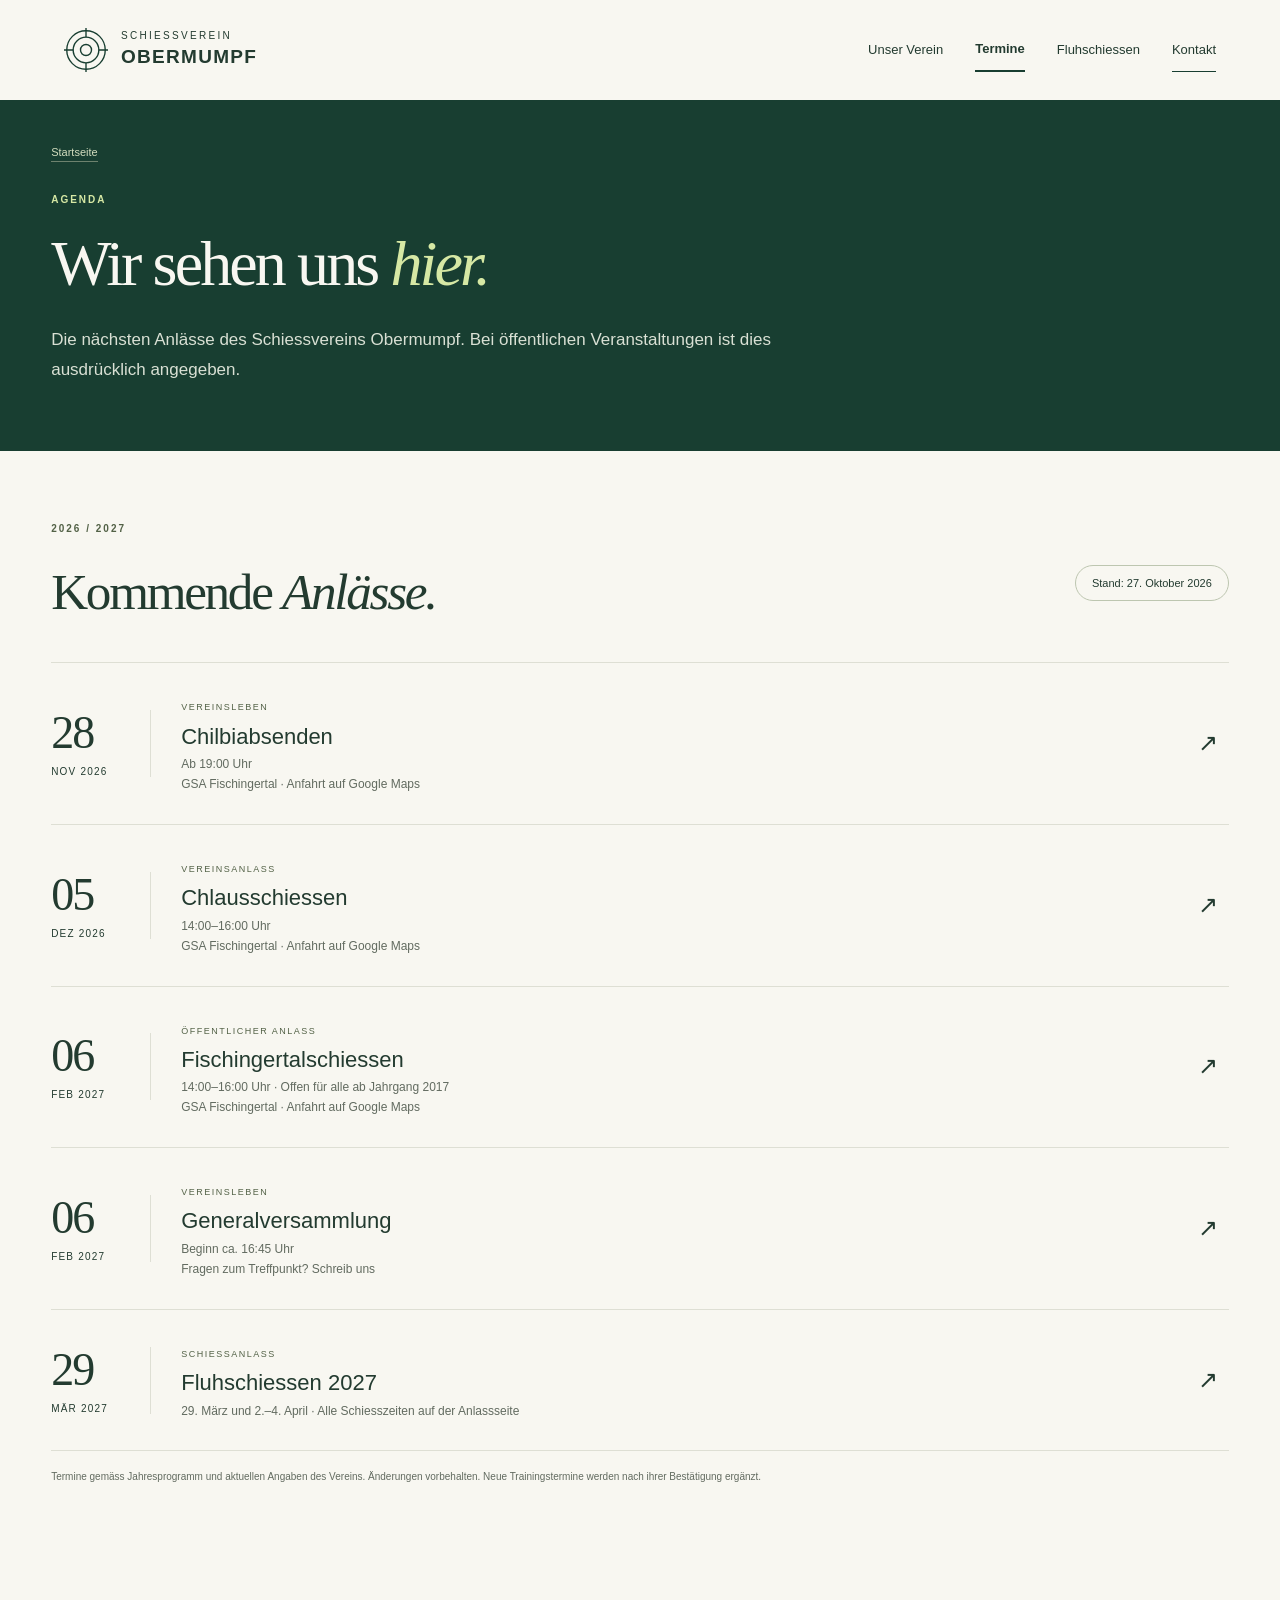
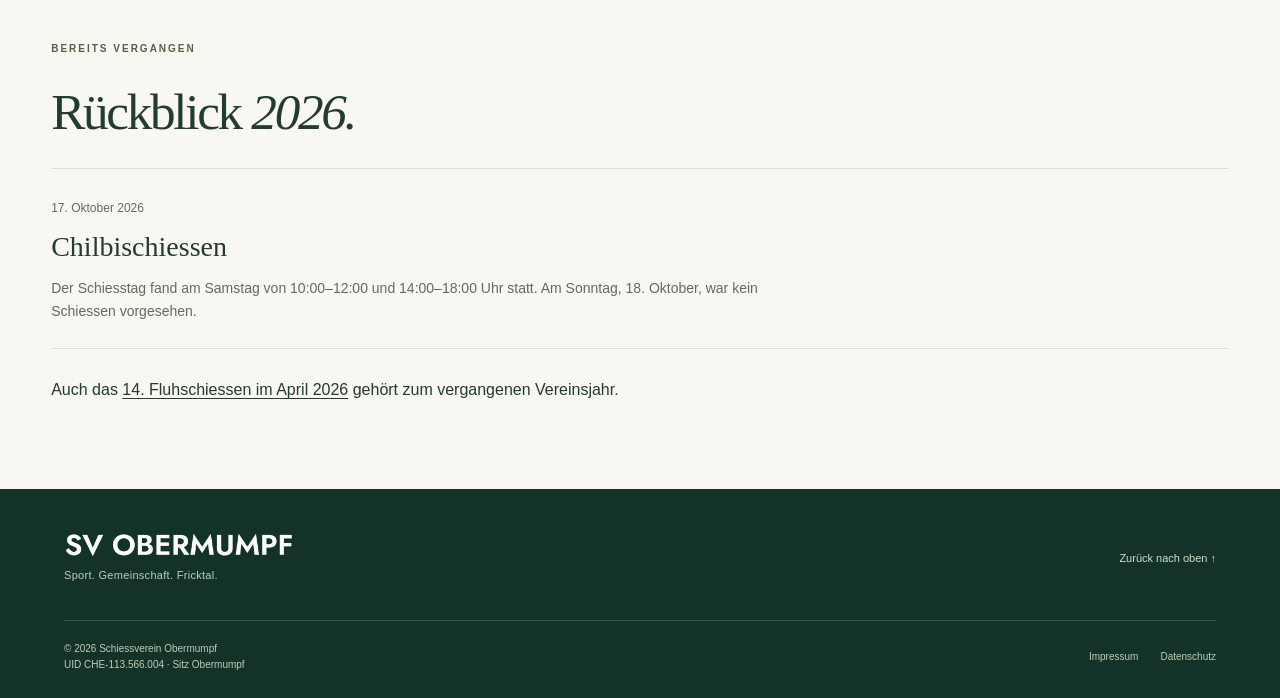
<file: public/termine.html>
<!doctype html>
<html lang="de-CH">
<head>
  <meta charset="utf-8">
  <meta name="viewport" content="width=device-width, initial-scale=1">
  <meta name="theme-color" content="#183e31">
  <title>Termine 2026/27 · Schiessverein Obermumpf</title>
  <meta name="description" content="Die bestätigten Termine des SV Obermumpf: Chilbiabsenden, Chlausschiessen, Fischingertalschiessen, GV und Fluhschiessen 2027.">
  <link rel="canonical" href="https://www.sv-obermumpf.com/termine.html">
  <link rel="icon" href="./favicon.svg" type="image/svg+xml">
  <link rel="stylesheet" href="./styles.css">
  <script src="./script.js" defer></script>
</head>
<body id="seitenanfang">
  <a class="skip-link" href="#inhalt">Zum Inhalt springen</a>
  <header class="site-header">
    <a class="brand" href="./index.html" aria-label="Schiessverein Obermumpf – Startseite">
      <svg class="brand-mark" viewBox="0 0 48 48" aria-hidden="true"><circle cx="24" cy="24" r="21"/><circle cx="24" cy="24" r="14"/><circle cx="24" cy="24" r="6"/><path d="M24 0v10m0 28v10M0 24h10m28 0h10"/></svg>
      <span>SCHIESSVEREIN <strong>OBERMUMPF</strong></span>
    </a>
    <button class="menu-toggle" type="button" aria-expanded="false" aria-controls="navigation" hidden>Menü <span aria-hidden="true">☰</span></button>
    <nav id="navigation" aria-label="Hauptnavigation"><a href="./verein.html">Unser Verein</a><a href="./termine.html" aria-current="page">Termine</a><a href="./fluhschiessen.html">Fluhschiessen</a><a href="./kontakt.html" class="nav-contact">Kontakt</a></nav>
  </header>
  <main id="inhalt" tabindex="-1">
<section class="page-intro" aria-labelledby="page-title"><div class="page-intro-inner">
      <a class="breadcrumb" href="./index.html">Startseite</a><p class="eyebrow">AGENDA</p>
      <h1 id="page-title">Wir sehen uns <em>hier.</em></h1><p class="page-lead">Die nächsten Anlässe des Schiessvereins Obermumpf. Bei öffentlichen Veranstaltungen ist dies ausdrücklich angegeben.</p>
    </div></section>
    <section class="section dates-section agenda-page" aria-labelledby="upcoming-title"><div class="section-heading"><div><p class="eyebrow">2026 / 2027</p><h2 id="upcoming-title">Kommende <em>Anlässe.</em></h2></div><span class="year-tag">Stand: 27. Oktober 2026</span></div><div class="event-list"><a class="event" href="https://maps.app.goo.gl/QpeW9EoGUyx5RUZx9"><time datetime="2026-11-28"><strong>28</strong><span>NOV 2026</span></time><div><span class="event-type">VEREINSLEBEN</span><h3>Chilbiabsenden</h3><p>Ab 19:00 Uhr</p><p>GSA Fischingertal · Anfahrt auf Google Maps</p></div><span class="event-arrow" aria-hidden="true">↗</span></a><a class="event" href="https://maps.app.goo.gl/QpeW9EoGUyx5RUZx9"><time datetime="2026-12-05"><strong>05</strong><span>DEZ 2026</span></time><div><span class="event-type">VEREINSANLASS</span><h3>Chlausschiessen</h3><p>14:00–16:00 Uhr</p><p>GSA Fischingertal · Anfahrt auf Google Maps</p></div><span class="event-arrow" aria-hidden="true">↗</span></a><a class="event" href="https://maps.app.goo.gl/QpeW9EoGUyx5RUZx9"><time datetime="2027-02-06"><strong>06</strong><span>FEB 2027</span></time><div><span class="event-type">ÖFFENTLICHER ANLASS</span><h3>Fischingertalschiessen</h3><p>14:00–16:00 Uhr · Offen für alle ab Jahrgang 2017</p><p>GSA Fischingertal · Anfahrt auf Google Maps</p></div><span class="event-arrow" aria-hidden="true">↗</span></a><a class="event" href="./kontakt.html"><time datetime="2027-02-06"><strong>06</strong><span>FEB 2027</span></time><div><span class="event-type">VEREINSLEBEN</span><h3>Generalversammlung</h3><p>Beginn ca. 16:45 Uhr</p><p>Fragen zum Treffpunkt? Schreib uns</p></div><span class="event-arrow" aria-hidden="true">↗</span></a><a class="event" href="./fluhschiessen.html"><time datetime="2027-03-29"><strong>29</strong><span>MÄR 2027</span></time><div><span class="event-type">SCHIESSANLASS</span><h3>Fluhschiessen 2027</h3><p>29. März und 2.–4. April · Alle Schiesszeiten auf der Anlassseite</p></div><span class="event-arrow" aria-hidden="true">↗</span></a></div><p class="source-note">Termine gemäss Jahresprogramm und aktuellen Angaben des Vereins. Änderungen vorbehalten. Neue Trainingstermine werden nach ihrer Bestätigung ergänzt.</p></section>
    <section class="section content-section" aria-labelledby="past-title"><p class="eyebrow">BEREITS VERGANGEN</p><h2 id="past-title">Rückblick <em>2026.</em></h2><div class="past-event"><time datetime="2026-10-17">17. Oktober 2026</time><h3>Chilbischiessen</h3><p>Der Schiesstag fand am Samstag von 10:00–12:00 und 14:00–18:00 Uhr statt. Am Sonntag, 18. Oktober, war kein Schiessen vorgesehen.</p></div><p>Auch das <a class="inline-link" href="./fluhschiessen.html#rueckblick">14. Fluhschiessen im April 2026</a> gehört zum vergangenen Vereinsjahr.</p></section>
  </main>
  <footer class="site-footer">
    <div><a class="footer-brand" href="./index.html"><img src="./assets/vereinslogo.png" alt="SV Obermumpf" width="1600" height="200" loading="lazy"><span>Sport. Gemeinschaft. Fricktal.</span></a><a class="back-top" href="#seitenanfang">Zurück nach oben ↑</a></div>
    <div class="footer-bottom"><span>© <span id="copyright-year">2026</span> Schiessverein Obermumpf<br><a href="./verein.html#organisation">UID CHE-113.566.004 · Sitz Obermumpf</a></span><span class="footer-legal"><a href="./impressum.html">Impressum</a><a href="./datenschutz.html">Datenschutz</a></span></div>
  </footer>
</body>
</html>
</file>
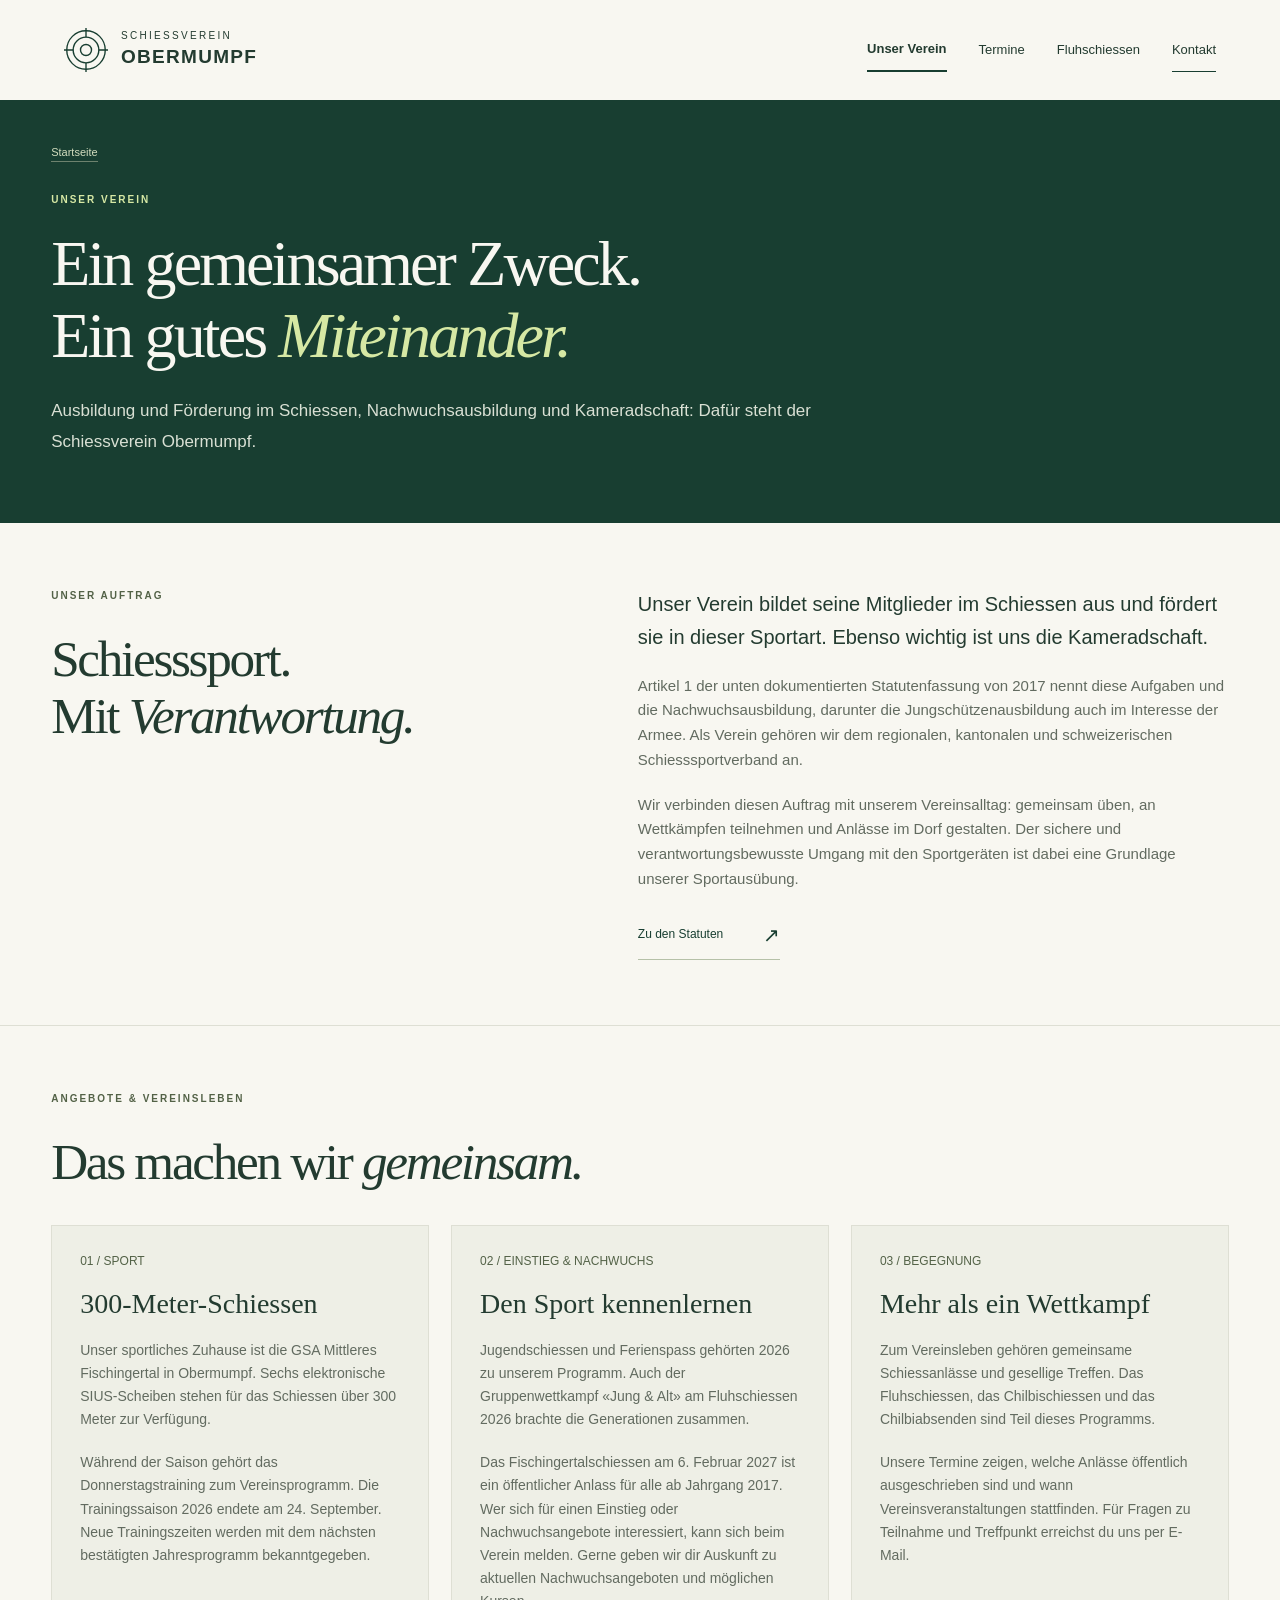
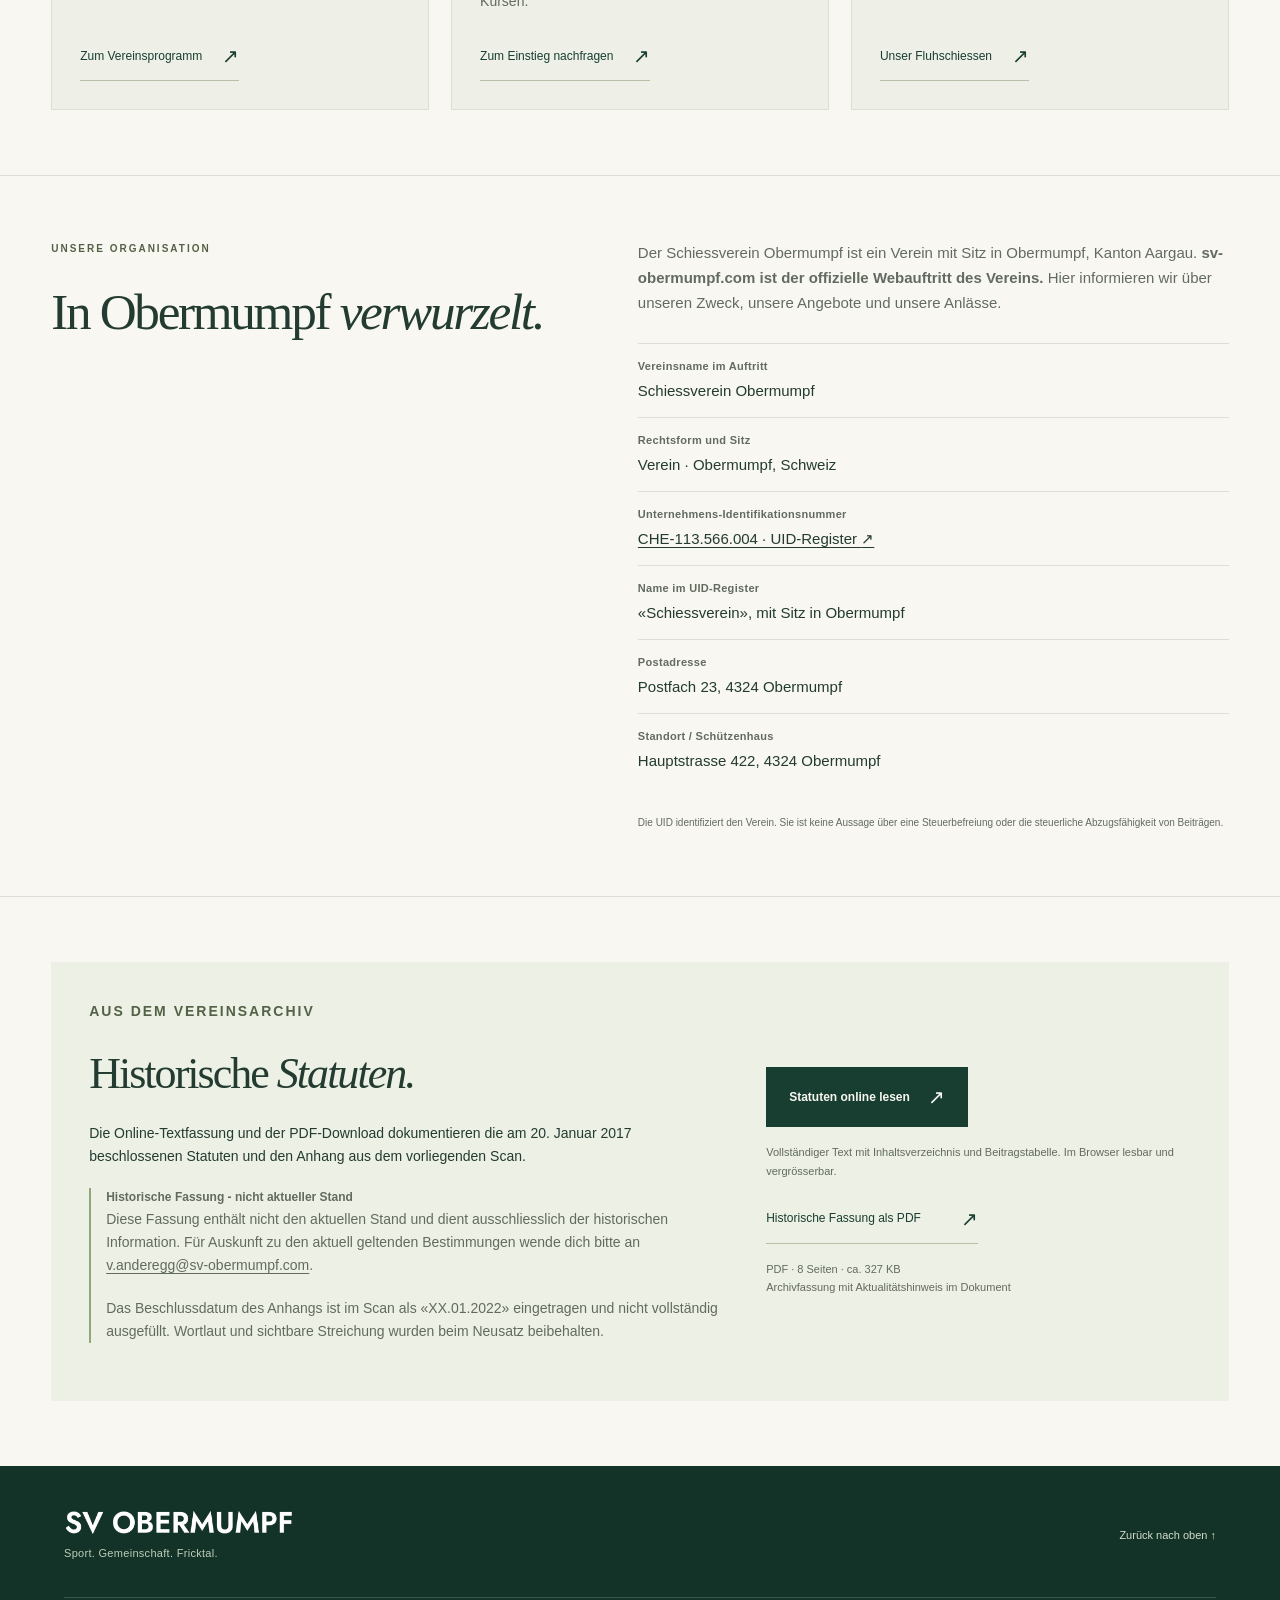
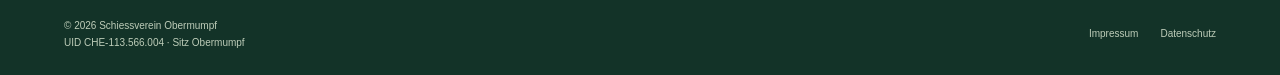
<file: public/verein.html>
<!doctype html>
<html lang="de-CH">
<head>
  <meta charset="utf-8">
  <meta name="viewport" content="width=device-width, initial-scale=1">
  <meta name="theme-color" content="#183e31">
  <title>Unser Verein · Schiessverein Obermumpf</title>
  <meta name="description" content="Vereinszweck, Angebote, Organisation und Statuten des Schiessvereins Obermumpf. UID CHE-113.566.004, Verein mit Sitz in Obermumpf.">
  <link rel="canonical" href="https://www.sv-obermumpf.com/verein.html">
  <link rel="icon" href="./favicon.svg" type="image/svg+xml">
  <link rel="stylesheet" href="./styles.css">
  <script src="./script.js" defer></script>
</head>
<body id="seitenanfang">
  <a class="skip-link" href="#inhalt">Zum Inhalt springen</a>
  <header class="site-header">
    <a class="brand" href="./index.html" aria-label="Schiessverein Obermumpf – Startseite">
      <svg class="brand-mark" viewBox="0 0 48 48" aria-hidden="true"><circle cx="24" cy="24" r="21"/><circle cx="24" cy="24" r="14"/><circle cx="24" cy="24" r="6"/><path d="M24 0v10m0 28v10M0 24h10m28 0h10"/></svg>
      <span>SCHIESSVEREIN <strong>OBERMUMPF</strong></span>
    </a>
    <button class="menu-toggle" type="button" aria-expanded="false" aria-controls="navigation" hidden>Menü <span aria-hidden="true">☰</span></button>
    <nav id="navigation" aria-label="Hauptnavigation"><a href="./verein.html" aria-current="page">Unser Verein</a><a href="./termine.html">Termine</a><a href="./fluhschiessen.html">Fluhschiessen</a><a href="./kontakt.html" class="nav-contact">Kontakt</a></nav>
  </header>
  <main id="inhalt" tabindex="-1">
<section class="page-intro" aria-labelledby="page-title"><div class="page-intro-inner">
      <a class="breadcrumb" href="./index.html">Startseite</a><p class="eyebrow">UNSER VEREIN</p>
      <h1 id="page-title">Ein gemeinsamer Zweck.<br>Ein gutes <em>Miteinander.</em></h1><p class="page-lead">Ausbildung und Förderung im Schiessen, Nachwuchsausbildung und Kameradschaft: Dafür steht der Schiessverein Obermumpf.</p>
    </div></section>
    <section class="section content-section" aria-labelledby="mission-title">
      <div class="split-content"><div><p class="eyebrow">UNSER AUFTRAG</p><h2 id="mission-title">Schiesssport.<br>Mit <em>Verantwortung.</em></h2></div><div class="prose"><p class="lead">Unser Verein bildet seine Mitglieder im Schiessen aus und fördert sie in dieser Sportart. Ebenso wichtig ist uns die Kameradschaft.</p><p>Artikel 1 der unten dokumentierten Statutenfassung von 2017 nennt diese Aufgaben und die Nachwuchsausbildung, darunter die Jungschützenausbildung auch im Interesse der Armee. Als Verein gehören wir dem regionalen, kantonalen und schweizerischen Schiesssportverband an.</p><p>Wir verbinden diesen Auftrag mit unserem Vereinsalltag: gemeinsam üben, an Wettkämpfen teilnehmen und Anlässe im Dorf gestalten. Der sichere und verantwortungsbewusste Umgang mit den Sportgeräten ist dabei eine Grundlage unserer Sportausübung.</p><a class="text-link" href="#statuten">Zu den Statuten <span aria-hidden="true">↗</span></a></div></div>
    </section>
    <section class="section content-section" aria-labelledby="offers-title">
      <p class="eyebrow">ANGEBOTE &amp; VEREINSLEBEN</p><h2 id="offers-title">Das machen wir <em>gemeinsam.</em></h2>
      <div class="info-grid">
        <article class="info-card"><span class="detail-number">01 / SPORT</span><h3>300-Meter-Schiessen</h3><p>Unser sportliches Zuhause ist die GSA Mittleres Fischingertal in Obermumpf. Sechs elektronische SIUS-Scheiben stehen für das Schiessen über 300 Meter zur Verfügung.</p><p>Während der Saison gehört das Donnerstagstraining zum Vereinsprogramm. Die Trainingssaison 2026 endete am 24. September. Neue Trainingszeiten werden mit dem nächsten bestätigten Jahresprogramm bekanntgegeben.</p><a class="text-link" href="./termine.html">Zum Vereinsprogramm <span aria-hidden="true">↗</span></a></article>
        <article class="info-card"><span class="detail-number">02 / EINSTIEG &amp; NACHWUCHS</span><h3>Den Sport kennenlernen</h3><p>Jugendschiessen und Ferienspass gehörten 2026 zu unserem Programm. Auch der Gruppenwettkampf «Jung &amp; Alt» am Fluhschiessen 2026 brachte die Generationen zusammen.</p><p>Das Fischingertalschiessen am 6. Februar 2027 ist ein öffentlicher Anlass für alle ab Jahrgang 2017. Wer sich für einen Einstieg oder Nachwuchsangebote interessiert, kann sich beim Verein melden. Gerne geben wir dir Auskunft zu aktuellen Nachwuchsangeboten und möglichen Kursen.</p><a class="text-link" href="mailto:v.anderegg@sv-obermumpf.com?subject=Anfrage%20Einstieg%20und%20Nachwuchs">Zum Einstieg nachfragen <span aria-hidden="true">↗</span></a></article>
        <article class="info-card"><span class="detail-number">03 / BEGEGNUNG</span><h3>Mehr als ein Wettkampf</h3><p>Zum Vereinsleben gehören gemeinsame Schiessanlässe und gesellige Treffen. Das Fluhschiessen, das Chilbischiessen und das Chilbiabsenden sind Teil dieses Programms.</p><p>Unsere Termine zeigen, welche Anlässe öffentlich ausgeschrieben sind und wann Vereinsveranstaltungen stattfinden. Für Fragen zu Teilnahme und Treffpunkt erreichst du uns per E-Mail.</p><a class="text-link" href="./fluhschiessen.html">Unser Fluhschiessen <span aria-hidden="true">↗</span></a></article>
      </div>
    </section>
    <section class="section content-section" id="organisation" aria-labelledby="organisation-title">
      <div class="split-content"><div><p class="eyebrow">UNSERE ORGANISATION</p><h2 id="organisation-title">In Obermumpf <em>verwurzelt.</em></h2></div><div class="prose"><p>Der Schiessverein Obermumpf ist ein Verein mit Sitz in Obermumpf, Kanton Aargau. <strong>sv-obermumpf.com ist der offizielle Webauftritt des Vereins.</strong> Hier informieren wir über unseren Zweck, unsere Angebote und unsere Anlässe.</p><dl class="organisation-data"><div><dt>Vereinsname im Auftritt</dt><dd>Schiessverein Obermumpf</dd></div><div><dt>Rechtsform und Sitz</dt><dd>Verein · Obermumpf, Schweiz</dd></div><div><dt>Unternehmens-Identifikationsnummer</dt><dd><a href="https://www.uid.admin.ch/Detail.aspx?uid_id=CHE113566004">CHE-113.566.004 · UID-Register <span aria-hidden="true">↗</span></a></dd></div><div><dt>Name im UID-Register</dt><dd>«Schiessverein», mit Sitz in Obermumpf</dd></div><div><dt>Postadresse</dt><dd>Postfach 23, 4324 Obermumpf</dd></div><div><dt>Standort / Schützenhaus</dt><dd>Hauptstrasse 422, 4324 Obermumpf</dd></div></dl><p class="source-note">Die UID identifiziert den Verein. Sie ist keine Aussage über eine Steuerbefreiung oder die steuerliche Abzugsfähigkeit von Beiträgen.</p></div></div>
    </section>
    <section class="section content-section" id="statuten" aria-labelledby="statutes-title">
      <div class="document-panel"><div><p class="eyebrow">AUS DEM VEREINSARCHIV</p><h2 id="statutes-title">Historische <em>Statuten.</em></h2><p>Die Online-Textfassung und der PDF-Download dokumentieren die am 20. Januar 2017 beschlossenen Statuten und den Anhang aus dem vorliegenden Scan.</p><div class="document-note"><strong>Historische Fassung - nicht aktueller Stand</strong><p>Diese Fassung enthält nicht den aktuellen Stand und dient ausschliesslich der historischen Information. Für Auskunft zu den aktuell geltenden Bestimmungen wende dich bitte an <a class="inline-link" href="mailto:v.anderegg@sv-obermumpf.com?subject=Aktuelle%20Statuten">v.anderegg@sv-obermumpf.com</a>.</p><p>Das Beschlussdatum des Anhangs ist im Scan als «XX.01.2022» eingetragen und nicht vollständig ausgefüllt. Wortlaut und sichtbare Streichung wurden beim Neusatz beibehalten.</p></div></div><div class="document-actions"><a class="button button-green" href="./statuten.html">Statuten online lesen <span aria-hidden="true">↗</span></a><p class="source-note">Vollständiger Text mit Inhaltsverzeichnis und Beitragstabelle. Im Browser lesbar und vergrösserbar.</p><a class="text-link" href="./downloads/statuten-und-anhang.pdf">Historische Fassung als PDF <span aria-hidden="true">↗</span></a><p class="source-note">PDF · 8 Seiten · ca. 327 KB<br/>Archivfassung mit Aktualitätshinweis im Dokument</p></div></div>
    </section>
  </main>
  <footer class="site-footer">
    <div><a class="footer-brand" href="./index.html"><img src="./assets/vereinslogo.png" alt="SV Obermumpf" width="1600" height="200" loading="lazy"><span>Sport. Gemeinschaft. Fricktal.</span></a><a class="back-top" href="#seitenanfang">Zurück nach oben ↑</a></div>
    <div class="footer-bottom"><span>© <span id="copyright-year">2026</span> Schiessverein Obermumpf<br><a href="./verein.html#organisation">UID CHE-113.566.004 · Sitz Obermumpf</a></span><span class="footer-legal"><a href="./impressum.html">Impressum</a><a href="./datenschutz.html">Datenschutz</a></span></div>
  </footer>
</body>
</html>
</file>
<file: public/styles.css>
:root{--forest:#183e31;--deep:#133328;--ink:#233b30;--muted:#626b60;--paper:#f8f7f1;--lime:#d6e8a4;--line:#dedfd4;--serif:Georgia,'Times New Roman',serif;--sans:Arial,Helvetica,sans-serif}
*{box-sizing:border-box}html{scroll-behavior:smooth;scroll-padding-top:100px}body{margin:0;background:var(--paper);color:var(--ink);font:1rem/1.65 var(--sans)}a{color:inherit;text-decoration:none}button{font:inherit}a,button{-webkit-tap-highlight-color:transparent}a:focus-visible,button:focus-visible{outline:3px solid var(--paper);outline-offset:3px;box-shadow:0 0 0 6px var(--deep)}::selection{background:var(--lime);color:var(--deep)}h1,h2,h3,p{margin-top:0}h1,h2{font-weight:400;letter-spacing:-.045em;line-height:1.12}h1,h2,em{font-family:var(--serif)}em{font-weight:400}h2{font-size:clamp(2.25rem,4vw,3.4375rem);margin-bottom:24px}p{margin-bottom:20px}.skip-link{position:fixed;top:12px;left:12px;padding:10px 20px;background:white;z-index:10;transform:translateY(-200%)}.skip-link:focus{transform:translateY(0)}
.site-header{min-height:100px;max-width:1440px;margin:auto;padding:0 5%;display:flex;align-items:center;justify-content:space-between;gap:24px}.brand{display:flex;align-items:center;gap:13px;line-height:1.45}.brand-mark{width:44px;height:44px;fill:none;stroke:var(--forest);stroke-width:1.5}.brand span{font-size:0.625rem;letter-spacing:2.3px}.brand strong{display:block;font-size:1.1875rem;letter-spacing:1.3px}.site-header nav{display:flex;align-items:center;gap:32px;font-size:0.8125rem}.site-header nav a{padding:8px 0}.site-header nav a:hover{color:#54743a}.nav-contact{border-bottom:1px solid var(--forest)}.nav-contact span{margin-left:20px}.menu-toggle{display:none;border:1px solid var(--line);padding:8px 12px;background:transparent;color:var(--forest);cursor:pointer}.menu-toggle[hidden]{display:none}
.hero{position:relative;overflow:hidden;max-width:1440px;margin:auto;background:var(--forest);color:var(--paper);padding:80px 5% 0;display:grid;grid-template-columns:1.13fr 1fr;align-items:center}.hero-content{position:relative;z-index:1;padding-bottom:60px}.eyebrow{font-size:0.625rem;letter-spacing:2px;font-weight:700;margin-bottom:26px;line-height:1.6}.hero .eyebrow{color:#d3ddbf;display:flex;align-items:center;gap:10px}.little-cross{font-size:1.5625rem;line-height:1}.hero h1{font-size:clamp(2.875rem,5.1vw,4.625rem);margin-bottom:28px}.hero h1 em{color:var(--lime)}.hero-intro{font-size:1rem;line-height:1.8;color:#d9e0d4;margin-bottom:32px}.hero-actions{display:flex;align-items:center;gap:26px;flex-wrap:wrap}.button{display:inline-flex;justify-content:space-between;align-items:center;gap:24px;padding:15px 23px;font-size:0.75rem;font-weight:700;line-height:1.5;transition:background .2s,transform .2s}.button:hover{transform:translateY(-2px)}.button-lime{background:var(--lime);color:var(--deep)}.button-lime:hover{background:#e3efc3}.button-green{background:var(--forest);color:var(--paper)}.button-green:hover{background:#2b523f}.button span{font-size:1.25rem;font-weight:400}.quiet-link{font-size:0.75rem;border-bottom:1px solid #6d826e;padding:10px 0}.quiet-link span{margin-left:15px}.hero-art{align-self:start;margin:-43px -30px 0 0}.hero-art svg{display:block;width:100%;height:auto}.hero-bottom{grid-column:1/-1;display:flex;justify-content:space-between;border-top:1px solid #486351;font-size:0.625rem;letter-spacing:1px;color:#c5d2be;padding:20px 0}.hero-bottom span span{margin-left:14px}
.facts-strip{max-width:1440px;margin:auto;padding:27px 5%;background:#edf0e4;display:grid;grid-template-columns:repeat(3,1fr);gap:24px}.facts-strip>span,.facts-strip>a{display:flex;align-items:baseline;gap:16px;font-size:0.6875rem;color:#626b60}.facts-strip>span+span,.facts-strip>a{border-left:1px solid #cfd5c4;padding-left:30px}.facts-strip strong{font-family:var(--serif);font-size:1.5625rem;letter-spacing:-.6px;font-weight:400;color:var(--forest)}.facts-strip>a>span{margin-left:auto;color:var(--forest);font-size:1.25rem}
.section{max-width:1280px;margin:auto;padding:90px 4%}.about{display:grid;grid-template-columns:1fr 1fr;gap:8%;padding-top:100px;padding-bottom:90px}.about .eyebrow,.section .eyebrow{color:#536247}.about-copy{padding-top:37px;color:var(--muted);font-size:0.875rem}.about-copy .lead{color:var(--ink);font-size:1.1875rem;line-height:1.65}.text-link{font-size:0.75rem;color:var(--forest);display:inline-flex;align-items:center;gap:40px;border-bottom:1px solid #b6c1a8;padding:7px 0}.text-link span{font-size:1.25rem}.dates-section{border-top:1px solid var(--line);padding-top:70px}.section-heading{display:flex;justify-content:space-between;align-items:center;gap:24px;margin-bottom:18px}.year-tag{font-size:0.6875rem;border:1px solid #bdc6b0;border-radius:30px;padding:8px 16px;white-space:nowrap}.event{display:grid;grid-template-columns:6.25rem minmax(0,1fr) 2.625rem;gap:30px;align-items:center;padding:29px 0;border-top:1px solid var(--line);transition:background .2s}.event:hover{background:#eeefe5}.event:last-child{border-bottom:1px solid var(--line)}.event time{border-right:1px solid var(--line);line-height:1.1;display:flex;flex-direction:column;gap:10px}.event time strong{font:2.875rem/1 var(--serif);letter-spacing:-2px}.event time span{font-size:0.625rem;letter-spacing:1.2px}.event-type{font-size:0.5625rem;letter-spacing:1.5px;color:#536247}.event h3{font-weight:400;font-size:1.375rem;line-height:1.3;margin:4px 0}.event p{font-size:0.75rem;color:var(--muted);margin:0}.event-arrow{font-size:1.625rem}.source-note{font-size:0.625rem;color:var(--muted);margin:18px 0 0}.source-note a{text-decoration:underline;text-underline-offset:3px}
.fluh-section{max-width:1280px;margin:0 auto 20px;display:grid;grid-template-columns:1fr 1fr;background:var(--forest);color:var(--paper)}.fluh-graphic{position:relative;overflow:hidden;min-height:420px;background:#244b39;display:flex;flex-direction:column;justify-content:space-between;padding-top:35px}.fluh-word{font:clamp(100px,14vw,190px)/1 var(--serif);letter-spacing:-12px;text-align:center;color:#d2dfb4;z-index:1}.fluh-graphic svg{position:absolute;width:100%;height:100%;bottom:0;left:0;object-fit:cover}.graphic-caption{font-size:0.5625rem;letter-spacing:2px;position:relative;z-index:1;text-align:center;padding:28px 15px;color:#d2dfb4}.fluh-content{padding:60px 55px}.fluh-content .eyebrow{color:var(--lime)}.fluh-content h2{font-size:2.875rem}.fluh-content p:not(.eyebrow){font-size:0.875rem;color:#d8e0d2}.fluh-content .fluh-note{border-left:2px solid #91a778;padding-left:17px;font-size:0.75rem!important;margin:25px 0}.fluh-content .button{margin-top:3px}
.contact-section{display:grid;grid-template-columns:1fr 1fr;gap:12%;padding-top:90px;padding-bottom:95px}.contact-intro{font-size:0.875rem;color:var(--muted);max-width:390px}.contact-section .button{margin-top:10px}.link-panel{background:#eeefe6;padding:36px;align-self:center}.link-panel h3{font:1.8125rem/1.3 var(--serif);margin-bottom:7px}.link-panel p{font-size:0.75rem;color:var(--muted);margin-bottom:25px}.link-panel a{display:flex;justify-content:space-between;align-items:center;gap:20px;border-top:1px solid #d3d9c9;font-size:0.75rem;padding:15px 0}.link-panel a:last-child{padding-bottom:0}.link-panel a span{font-size:1.25rem}.link-panel a:hover{text-decoration:underline;text-underline-offset:4px}
.site-footer{background:var(--deep);color:var(--paper);padding:42px 5% 24px}.site-footer>div{max-width:1160px;margin:auto;display:flex;justify-content:space-between;align-items:center;gap:24px}.footer-brand{font-size:1.25rem;letter-spacing:1.5px;font-weight:700}.footer-brand span{font-size:0.6875rem;letter-spacing:.3px;font-weight:400;color:#becdb9;display:block;margin-top:7px}.back-top{font-size:0.6875rem;color:#d3ddc9}.site-footer .footer-bottom{border-top:1px solid #3b5646;margin-top:35px;padding-top:20px;font-size:0.625rem;color:#becdb9}.legal{max-width:780px;min-height:65vh;padding:60px 24px;margin:auto}.legal h1{font-size:3rem}.legal h2{font-size:1.6875rem;margin-top:35px}.legal a{text-decoration:underline;text-underline-offset:3px}
.footer-legal{display:flex;gap:22px}
.club-details{grid-column:1/-1;display:grid;grid-template-columns:repeat(3,1fr);gap:35px;margin-top:30px;padding-top:32px;border-top:1px solid var(--line)}.detail-number{font:0.75rem var(--sans);color:#536247}.club-details h3{font:1.5rem/1.3 var(--serif);margin:15px 0 12px}.club-details p{font-size:0.8125rem;color:var(--muted);margin:0}.event .date-range strong{font-size:2rem;letter-spacing:-1px}.fluh-retrospective{margin-top:25px}.fluh-retrospective .event-type{color:var(--lime)}.fluh-retrospective h3{font:1.625rem/1.3 var(--serif);margin:7px 0 10px}.fluh-content .fluh-retrospective p{font-size:0.75rem}.social-links{display:flex;gap:28px;margin-top:26px}.social-links a{font-size:0.75rem;border-bottom:1px solid #b6c1a8;padding:7px 0}.social-links span{margin-left:18px}.social-links a:hover{color:#54743a}.link-panel h4{font:1.375rem/1.3 var(--serif);margin:28px 0 12px}.link-panel .map-link{font-weight:700}.footer-brand img{display:block;width:230px;max-width:100%;height:auto}
.fluh-schedule{margin-top:25px;border-top:1px solid #55725c;padding-top:22px}.fluh-schedule .event-type{color:var(--lime)}.fluh-schedule h3{font:1.625rem/1.3 var(--serif);margin:7px 0 16px}.fluh-schedule dl{margin:0 0 12px}.fluh-schedule dl div{display:grid;grid-template-columns:115px 1fr;gap:12px;border-top:1px solid #55725c;padding:10px 0;font-size:0.75rem}.fluh-schedule dt{font-weight:700}.fluh-schedule dd{margin:0;color:#d8e0d2}.fluh-content .fluh-schedule p{font-size:0.75rem;margin:0}
@media(max-width:700px){.fluh-schedule dl div{grid-template-columns:1fr;gap:2px}}
@media(max-width:700px){.club-details{grid-template-columns:1fr;gap:28px;margin-top:30px}.event .date-range strong{font-size:1.4375rem}.footer-brand img{width:185px}.social-links{gap:26px}}
@media(min-width:1440px){.hero{padding-left:72px;padding-right:72px}.hero-art{max-width:590px}}
@media(max-width:1000px){.site-header nav{gap:20px}.hero{padding-top:55px}.hero h1{font-size:3.3125rem}.hero-art{margin:0 -45px 0 -20px}.hero-actions{gap:12px}.facts-strip{gap:12px}.facts-strip>span,.facts-strip>a{flex-wrap:wrap;gap:0 12px}.facts-strip strong{font-size:1.375rem}.fluh-section{margin-left:4%;margin-right:4%}.fluh-content{padding:40px 30px}.fluh-content h2{font-size:2.3125rem}.fluh-graphic{min-height:400px}.contact-section{gap:6%}}
@media(max-width:700px){html{scroll-padding-top:20px}.site-header{height:auto;min-height:85px;flex-wrap:wrap;padding:19px 6%;gap:14px}.brand strong{font-size:1rem}.brand span{font-size:0.5rem}.brand-mark{width:36px;height:36px}.menu-toggle:not([hidden]){display:block}.site-header nav{width:100%;display:flex;flex-wrap:wrap;gap:8px 22px;padding:6px 0}.site-header nav[data-collapsible="true"]:not(.is-open){display:none}.site-header nav a{font-size:0.75rem}.hero{padding:45px 6% 0;display:flex;flex-direction:column;align-items:stretch}.hero-content{padding-bottom:10px}.hero h1{font-size:clamp(2.5rem,9.2vw,3.6875rem)}.hero .eyebrow{font-size:0.5rem;letter-spacing:1.6px}.hero-intro{font-size:0.875rem}.hero-actions{gap:22px}.hero-art{width:90%;max-width:390px;margin:8px auto 12px}.hero-bottom{font-size:0.5625rem;letter-spacing:.3px;gap:16px}.hero-bottom>span:last-child{display:none}.facts-strip{padding:22px 6%;grid-template-columns:1fr;gap:12px}.facts-strip>span,.facts-strip>a{border:0!important;padding:0!important;gap:15px;align-items:center}.facts-strip strong{min-width:142px;font-size:1.375rem}.facts-strip>a>span{margin-left:0}.section{padding:60px 6%}.about{grid-template-columns:1fr;gap:0}.about-copy{padding-top:0}.eyebrow{margin-bottom:20px}.about-copy .lead{font-size:1.125rem}.section-heading{display:block}.year-tag{display:inline-block;margin:0 0 15px}.event{grid-template-columns:4.0625rem minmax(0,1fr) 1.75rem;gap:16px;padding:25px 0}.event time strong{font-size:2.375rem}.event time span{font-size:0.5rem}.event h3{font-size:1.25rem}.event p{font-size:0.6875rem}.fluh-section{grid-template-columns:1fr;margin:0 6%}.fluh-graphic{min-height:300px}.fluh-word{font-size:8.25rem}.fluh-content{padding:35px 25px 40px}.contact-section{grid-template-columns:1fr;gap:38px}.link-panel{padding:28px}.site-footer{padding:35px 6% 22px}.site-footer>div{align-items:flex-start}.site-footer .footer-bottom{flex-wrap:wrap;gap:12px}.back-top{max-width:85px}.button{padding:14px 18px;gap:18px}.contact-section .button{font-size:0.6875rem}}
@media(prefers-reduced-motion:reduce){html{scroll-behavior:auto}*,*::before,*::after{transition:none!important}}

.contact-email{font-size:0.75rem;margin:13px 0 0;overflow-wrap:anywhere}.contact-email a:hover{text-decoration:underline}.fluh-contact{display:block;width:fit-content;font-size:0.75rem;color:var(--lime);margin-top:18px;border-bottom:1px solid #6d826e;padding-bottom:3px}

/* Shared layouts for the static content pages. */
.site-header nav a[aria-current="page"]{border-bottom:2px solid var(--forest);font-weight:700}
.site-footer a[aria-current="page"]{text-decoration:underline;text-underline-offset:4px}
.page-intro{max-width:1440px;margin:0 auto;background:var(--forest);color:var(--paper)}
.page-intro-inner{max-width:1280px;margin:auto;padding:38px 4% 65px}
.breadcrumb{display:inline-block;font-size:0.6875rem;color:#d3ddbf;border-bottom:1px solid #6d826e;margin-bottom:30px}
.page-intro .eyebrow{color:var(--lime);margin-bottom:20px}
.page-intro h1{font-size:clamp(2.75rem,5vw,4.25rem);max-width:920px;margin:0 0 25px}
.page-intro h1 em{color:var(--lime)}
.page-lead{font-size:1.0625rem;line-height:1.8;color:#d9e0d4;max-width:760px;margin:0}
.content-section{padding-top:65px;padding-bottom:65px}
.content-section+.content-section{border-top:1px solid var(--line)}
.split-content{display:grid;grid-template-columns:1fr 1.2fr;gap:8%}
.prose{color:var(--muted);font-size:0.9375rem}
.lead,.prose .lead{font-size:1.25rem;line-height:1.65;color:var(--ink)}
.inline-link,.prose a:not(.text-link),.organisation-data a,.legal-content a{ text-decoration:underline;text-underline-offset:3px}
.info-grid{display:grid;grid-template-columns:repeat(3,minmax(0,1fr));gap:22px;margin-top:35px}
.info-card{background:#eeefe6;border:1px solid var(--line);padding:28px;display:flex;flex-direction:column;align-items:flex-start}
.info-card h3{font:1.75rem/1.25 var(--serif);margin:18px 0}
.info-card p{font-size:0.875rem;color:var(--muted)}
.info-card .text-link{margin-top:auto;gap:20px}
.organisation-data{margin:28px 0}
.organisation-data>div{border-top:1px solid var(--line);padding:13px 0}
.organisation-data dt{font-size:0.6875rem;font-weight:700;letter-spacing:.3px;color:var(--muted)}
.organisation-data dd{font-size:0.9375rem;color:var(--ink);margin:4px 0 0}
.document-panel{background:#edf0e4;padding:38px;display:grid;grid-template-columns:1.5fr 1fr;gap:40px;align-items:center}
.document-panel h2{font-size:2.75rem}
.document-panel p{font-size:0.875rem}
.document-panel .document-note{font-size:0.75rem;color:var(--muted);border-left:2px solid #91a778;padding-left:15px;margin-bottom:0}
.document-panel>div:last-child{justify-self:center}
.document-panel .button{gap:18px}
.document-panel .source-note{font-size:0.6875rem;margin:12px 0 0}
.agenda-page{border-top:0}
.past-event{border-top:1px solid var(--line);border-bottom:1px solid var(--line);padding:25px 0;margin:28px 0}
.past-event time{font-size:0.75rem;color:var(--muted)}
.past-event h3{font:1.75rem/1.3 var(--serif);margin:8px 0 12px}
.past-event p{font-size:0.875rem;max-width:750px;margin:0;color:var(--muted)}
.standalone-fluh{margin-top:60px}
.contact-page{padding-top:65px;padding-bottom:65px}
.contact-followup{margin-top:25px}
.link-panel .map-privacy{font-size:0.6875rem;margin:15px 0;color:var(--muted)}
.address-grid{display:grid;grid-template-columns:1fr 1fr;gap:35px;margin:30px 0 20px}
.address-grid section{border-top:1px solid var(--line);padding-top:22px}
.address-grid h3{font:1.5625rem/1.3 var(--serif);margin-bottom:16px}
address{font-style:normal;font-size:0.9375rem;line-height:1.8;margin-bottom:20px}
.partner-links{display:grid;grid-template-columns:1fr 1fr;gap:0 45px;margin-top:30px}
.partner-links>a{display:flex;justify-content:space-between;align-items:center;gap:20px;padding:22px 0;border-top:1px solid var(--line);font-size:0.9375rem}
.partner-links>a:hover>span:first-child{text-decoration:underline;text-underline-offset:4px}
.partner-links small{display:block;font-size:0.6875rem;color:var(--muted);margin-top:5px}
.partner-links>a>span:last-child{font-size:1.5rem}
.legal-content{max-width:900px;padding-top:30px;padding-bottom:65px}
.legal-content>section{padding:28px 0;border-bottom:1px solid var(--line)}
.legal-content h2{font-size:1.8125rem;letter-spacing:-.02em;margin-bottom:20px}
.legal-content p{font-size:0.9375rem;line-height:1.85;overflow-wrap:anywhere}
.legal-content .address-grid{margin:0}
.legal-content .address-grid section{border:0;padding:0}
.legal-content .address-grid h3{font-size:1.4375rem}
.legal-content .source-note{font-size:0.6875rem}
.recovery-links{display:flex;flex-wrap:wrap;align-items:center;gap:30px;min-height:250px}
.footer-bottom a:hover{text-decoration:underline;text-underline-offset:3px}
@media(max-width:1000px){.info-grid{grid-template-columns:1fr}.info-card p{max-width:760px}.document-panel{grid-template-columns:1fr;gap:25px}.document-panel>div:last-child{justify-self:start}.split-content{gap:5%}}
@media(max-width:700px){
  .page-intro{margin:0 6%}.page-intro-inner{padding:25px 25px 38px}.breadcrumb{margin-bottom:24px}.page-intro h1{font-size:clamp(2.125rem,8vw,3rem);overflow-wrap:break-word}.page-lead{font-size:0.875rem;line-height:1.8}
  .content-section{padding-top:45px;padding-bottom:45px}.split-content{grid-template-columns:1fr;gap:10px}.lead,.prose .lead{font-size:1.125rem}.info-grid{gap:18px;margin-top:25px}.info-card{padding:25px}.info-card h3{font-size:1.6875rem}
  .document-panel{padding:25px}.document-panel h2{font-size:2.25rem}.document-panel .button{font-size:0.6875rem;padding:14px 16px;gap:15px}.address-grid,.partner-links{grid-template-columns:1fr;gap:10px}.address-grid h3{font-size:1.4375rem}
  .legal-content{padding-top:10px}.legal-content h2{font-size:1.625rem}.legal-content p{font-size:0.875rem}.legal-content .address-grid{gap:15px}.contact-page{padding-top:45px;padding-bottom:45px}.standalone-fluh{margin-top:40px}
  .fluh-word{font-size:clamp(5rem,28vw,8.25rem);letter-spacing:-7px}.site-footer .footer-bottom{align-items:flex-start}.footer-legal{flex-wrap:wrap;gap:18px}.recovery-links{padding-top:40px;padding-bottom:40px}
}

/* Keep content usable with narrow viewports and user-defined text settings. */
body{overflow-wrap:anywhere}
.site-header,.site-header nav{flex-wrap:wrap}
.brand,.brand span,.site-header nav,.event>div,.split-content>div,.contact-section>div,.document-panel>div{min-width:0}
.brand{max-width:100%}.brand-mark{flex-shrink:0}
.site-header nav a{min-height:2.75rem;display:flex;align-items:center}
.event h3{hyphens:auto}.event-arrow{font-size:1.5rem;line-height:1.2;text-align:center}
.button,.text-link{max-width:100%}.button span,.text-link span{flex-shrink:0}
.year-tag{white-space:normal}.footer-legal a{display:inline-flex;align-items:center;min-height:1.5rem}
.document-actions{display:flex;flex-direction:column;align-items:flex-start;gap:1rem;min-width:0}
.document-actions .source-note{margin-top:0}
.visually-hidden{position:absolute;width:1px;height:1px;padding:0;margin:-1px;overflow:hidden;clip-path:inset(50%);white-space:nowrap;border:0}
.statutes-layout{max-width:960px;padding-top:3rem;padding-bottom:4rem}
.statutes-status{background:#edf0e4;border-left:4px solid var(--forest);padding:1.25rem;margin:0 0 2rem}
.statutes-status h2{font:700 1.125rem/1.5 var(--sans);letter-spacing:normal;margin-bottom:.75rem}
.statutes-status p:last-child{margin-bottom:0}
.statutes-toc{padding:1.5rem;background:#eeefe6;margin:2rem 0 3rem}
.statutes-toc h2{font-size:1.75rem}.statutes-toc>ol{margin-bottom:0}
.statutes-toc li{margin:.4rem 0}.statutes-toc a,.statutes-document a{text-decoration:underline;text-underline-offset:3px}
.statutes-part{margin-top:3rem}.statutes-part>h2{font-size:2.25rem;border-bottom:2px solid var(--forest);padding-bottom:1rem}
.statutes-chapter{margin-top:2.5rem}.statutes-chapter>h3{font:700 1.25rem/1.5 var(--sans);color:var(--forest);margin-bottom:1.5rem}
.statute-article{margin:1.5rem 0}.statute-article h4,.statute-article h5,.statute-article h6{font:700 1rem/1.5 var(--sans);color:var(--forest);margin:0 0 .5rem}
.statute-article p,.statute-article li{font-size:1rem;line-height:1.8}.statute-article p{margin-bottom:1rem}
.statute-article li+li{margin-top:.25rem}.statute-article ul,.statute-article ol{padding-left:1.75rem;margin:1rem 0}
.statutes-table{border-collapse:collapse;table-layout:fixed;width:100%;font-size:1rem;margin:1.5rem 0}
.statutes-table caption{text-align:left;font-weight:700;padding-bottom:.75rem}
.statutes-table th,.statutes-table td{padding:.75rem;text-align:left;vertical-align:top;border-bottom:1px solid #b4beb0;overflow-wrap:anywhere}
.statutes-table thead{background:var(--forest);color:var(--paper)}
.statutes-table tbody tr:nth-child(odd){background:#edf0e4}.statutes-table th:first-child{width:40%}
.statutes-signatures{display:grid;grid-template-columns:repeat(2,minmax(0,1fr));gap:1.5rem;margin:1.5rem 0}
.statutes-signatures dt{font-weight:700}.statutes-signatures dd{margin:.5rem 0 0}
.source-context{font-size:.875rem;color:var(--muted)}
@media(max-width:700px){.site-header{min-height:85px}.hero-art{margin-inline:auto}.statutes-layout{padding-top:2rem}.statutes-toc{padding:1rem}.statutes-signatures{grid-template-columns:1fr}.statutes-table th,.statutes-table td{padding:.5rem}}
@media(forced-colors:active){a:focus-visible,button:focus-visible{outline:3px solid Highlight;box-shadow:none}.statutes-status{border-color:CanvasText}}

.contact-email a{display:inline-flex;align-items:center;min-height:1.5rem}
</file>
